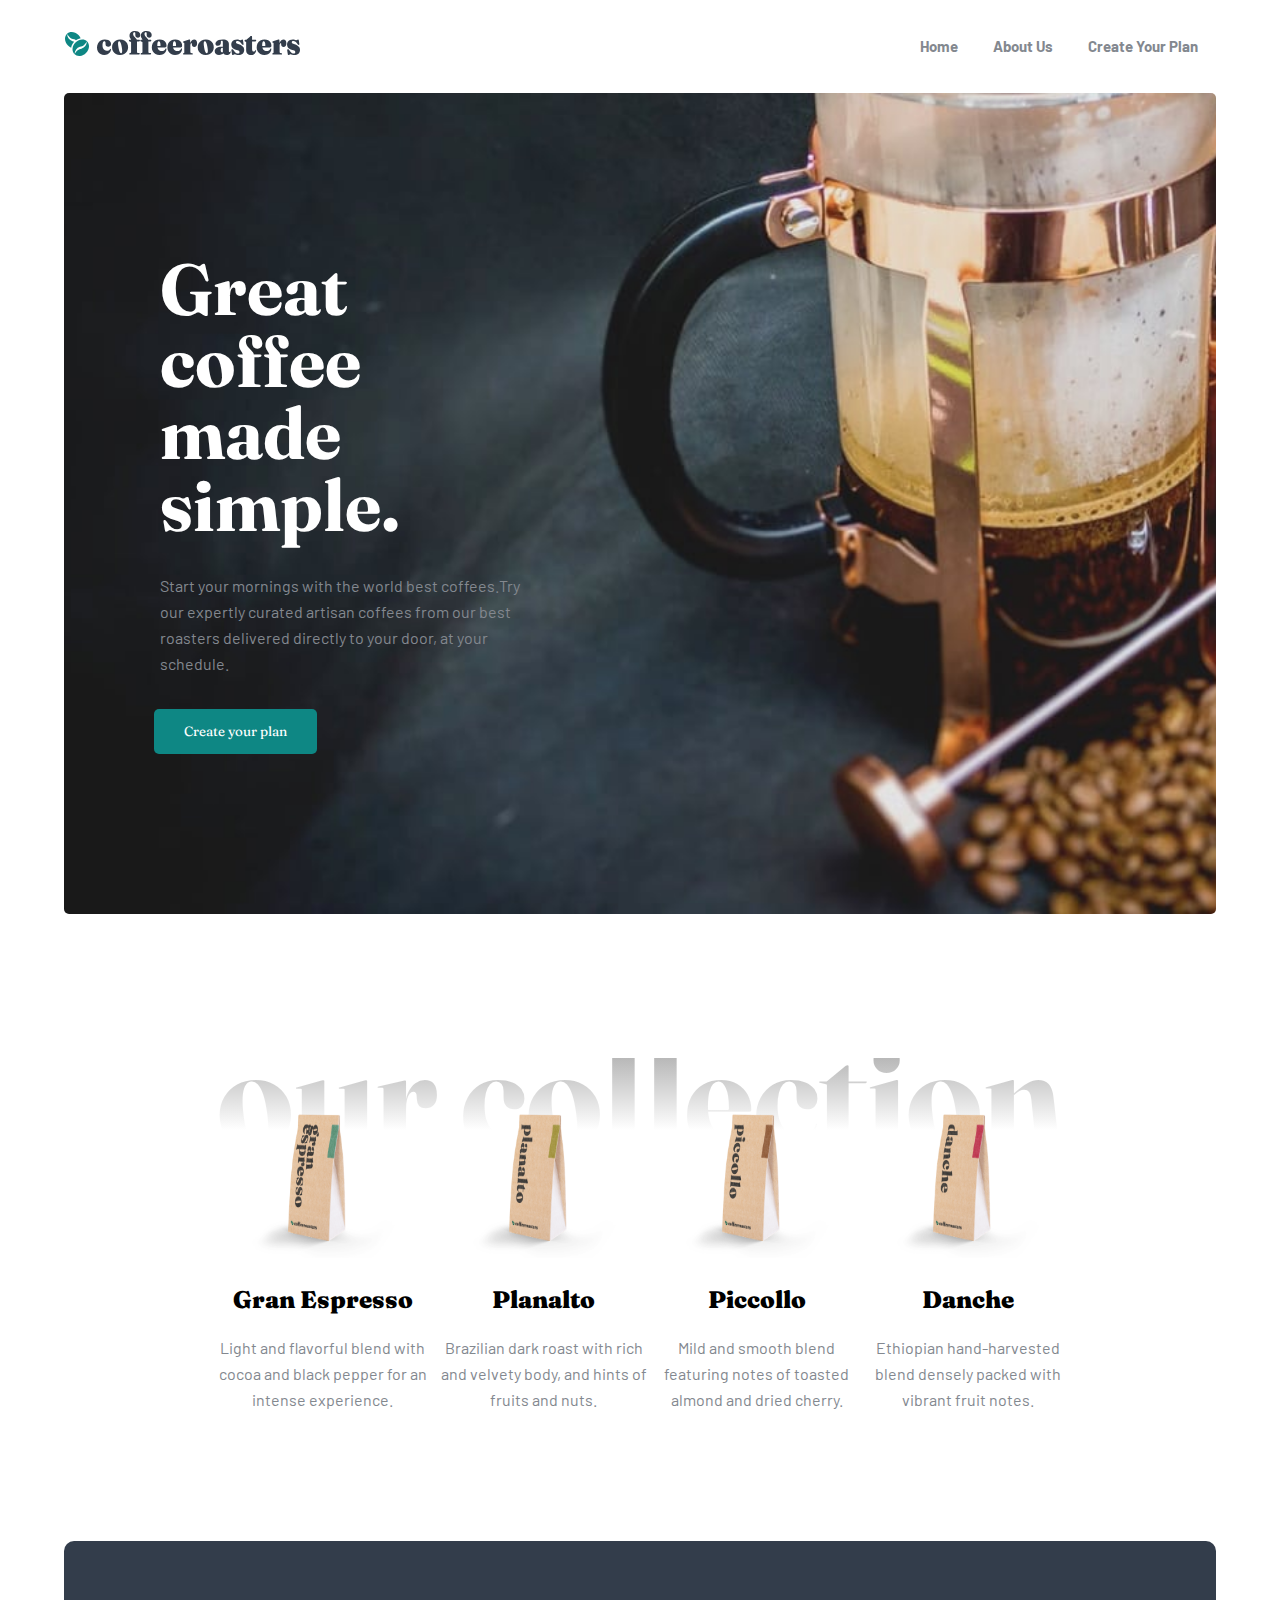
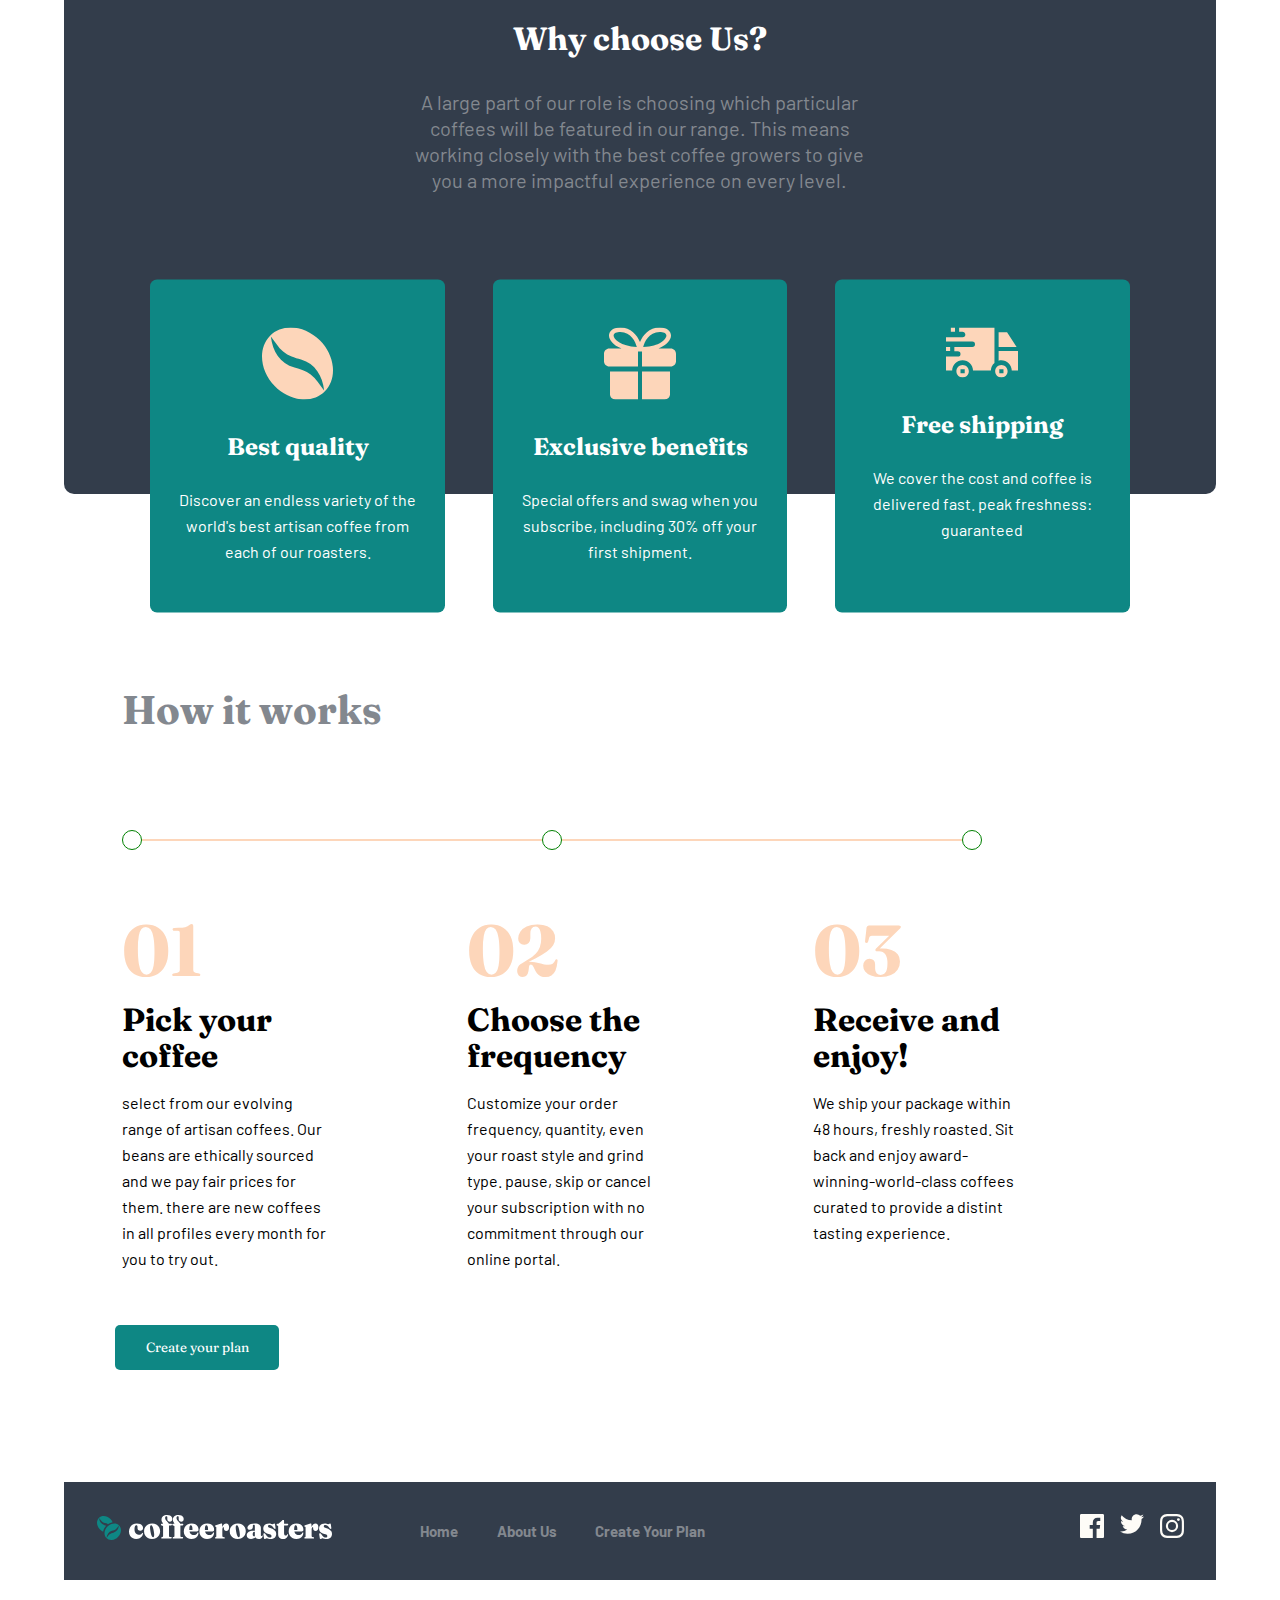
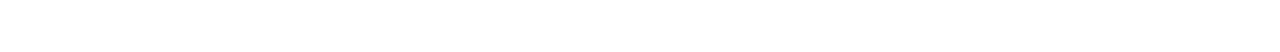
<file: index.html>
<!DOCTYPE html>
<html lang="en">

<head>
    <meta charset="UTF-8">
    <meta http-equiv="X-UA-Compatible" content="IE=edge">
    <meta name="viewport" content="width=device-width, initial-scale=1.0">
    <title>Coffee Roaster Subscription Site</title>
    <link rel="stylesheet" href="./style.css">
    <link rel="stylesheet" href="https://maxcdn.bootstrapcdn.com/font-awesome/4.7.0/css/font-awesome.min.css">
</head>

<body>
    <header id="header">
        <div id="logo">
            <svg width="237" height="27" xmlns="http://www.w3.org/2000/svg"><g fill-rule="nonzero" fill="none"><path d="M40.237 24.95c1.304 0 2.444-.237 3.422-.71.978-.474 1.755-1.124 2.331-1.95.576-.827.907-1.78.994-2.86.011-.199-.019-.345-.09-.438a.374.374 0 00-.268-.157.623.623 0 00-.27.066c-.092.044-.22.143-.382.297-.294.562-.712.962-1.255 1.199-.544.237-1.217.355-2.021.355-.804 0-1.521-.21-2.152-.628-.63-.419-1.127-1.047-1.491-1.884-.364-.838-.546-1.874-.546-3.108 0-.86.079-1.581.236-2.165.158-.584.38-1.022.669-1.314.287-.292.61-.438.97-.438.358 0 .635.138.83.413.196.276.294.683.294 1.223v1.058c0 .893.23 1.595.693 2.108.461.512 1.138.768 2.029.768.87 0 1.556-.25 2.062-.752.505-.501.757-1.193.757-2.074 0-.838-.241-1.595-.725-2.273-.483-.678-1.184-1.215-2.102-1.612-.919-.396-2.046-.595-3.382-.595-1.565 0-2.934.35-4.108 1.05a7.38 7.38 0 00-2.746 2.86C33.33 14.594 33 15.963 33 17.495c0 1.587.315 2.934.945 4.041a6.4 6.4 0 002.584 2.537c1.092.584 2.328.876 3.708.876zm15.728-.033c1.619 0 3.04-.336 4.262-1.008 1.222-.672 2.179-1.584 2.869-2.735.69-1.152 1.034-2.455 1.034-3.91 0-1.531-.33-2.881-.994-4.05a7.107 7.107 0 00-2.77-2.743c-1.185-.661-2.57-.992-4.157-.992-1.597 0-3.01.342-4.237 1.025-1.228.683-2.19 1.606-2.885 2.769-.696 1.162-1.043 2.47-1.043 3.925 0 1.521.331 2.86.994 4.017a7.067 7.067 0 002.779 2.719c1.19.656 2.572.983 4.148.983zm1.239-1.719c-.337.066-.666-.082-.987-.446-.32-.364-.624-.975-.912-1.835-.288-.86-.563-1.989-.823-3.388-.25-1.4-.392-2.551-.424-3.455-.033-.903.032-1.586.195-2.05.163-.462.413-.732.75-.81.337-.065.666.084.986.447.32.364.628.975.921 1.835.294.86.57 1.989.831 3.388.261 1.4.405 2.554.432 3.463.027.91-.043 1.595-.212 2.058-.168.463-.42.727-.757.793zm17.781 1.422c.511 0 .766-.254.766-.76 0-.22-.06-.394-.179-.521-.12-.127-.304-.207-.554-.24l-1.402-.215a.589.589 0 01-.448-.297c-.092-.166-.138-.402-.138-.711V11.579h1.157c.608 0 1.054-.105 1.336-.315.283-.209.424-.479.424-.81 0-.22-.068-.382-.204-.487-.136-.105-.328-.157-.578-.157H72.75l-.015-.087a1.998 1.998 0 00-.264-.64l-.07-.108a8.286 8.286 0 00-.905-1.09 36.96 36.96 0 01-1.075-1.158 6.526 6.526 0 01-.905-1.297 3.138 3.138 0 01-.367-1.488c0-.518.104-.914.31-1.19.207-.275.51-.413.913-.413.315 0 .549.09.7.273.153.181.229.465.229.85v1.472c0 .837.239 1.51.717 2.016.478.507 1.108.76 1.89.76.707 0 1.286-.217 1.736-.652.451-.435.677-1.088.677-1.959 0-.738-.19-1.419-.57-2.041-.38-.623-.954-1.121-1.72-1.496S72.302 1 71.139 1c-1.804 0-3.195.433-4.173 1.298-.977.865-1.466 2.019-1.466 3.462 0 .606.081 1.116.244 1.53.163.412.348.768.554 1.065l.554.802c.123.178.199.363.23.556l.01.097h-1.43a.83.83 0 00-.508.145L65.1 10a.637.637 0 00-.203.488c0 .198.054.366.162.504.11.137.288.267.538.388l.946.314c.206.088.347.185.423.29a.643.643 0 01.115.388v9.554c0 .286-.05.507-.147.66a.73.73 0 01-.408.315l-.7.215a.978.978 0 00-.432.297.77.77 0 00-.139.48c0 .231.068.41.204.537.136.126.312.19.53.19h8.996zm11.377 0c.51 0 .766-.254.766-.76 0-.22-.06-.394-.18-.521-.119-.127-.304-.207-.554-.24l-1.401-.215a.589.589 0 01-.448-.297c-.093-.166-.139-.402-.139-.711V11.579h1.157c.609 0 1.054-.105 1.337-.315.282-.209.423-.479.423-.81 0-.22-.067-.382-.203-.487-.136-.105-.329-.157-.579-.157h-2.414l-.015-.087a1.998 1.998 0 00-.264-.64l-.07-.108a8.286 8.286 0 00-.904-1.09 36.96 36.96 0 01-1.076-1.158 6.526 6.526 0 01-.904-1.297 3.138 3.138 0 01-.367-1.488c0-.518.103-.914.31-1.19.206-.275.51-.413.912-.413.315 0 .55.09.701.273.152.181.228.465.228.85v1.472c0 .837.24 1.51.718 2.016.478.507 1.108.76 1.89.76.706 0 1.285-.217 1.736-.652.45-.435.676-1.088.676-1.959 0-.738-.19-1.419-.57-2.041-.38-.623-.954-1.121-1.72-1.496S83.678 1 82.515 1c-1.803 0-3.194.433-4.172 1.298-.978.865-1.467 2.019-1.467 3.462 0 .606.082 1.116.245 1.53.163.412.347.768.554 1.065l.554.802c.122.178.198.363.229.556l.011.097h-1.43a.83.83 0 00-.509.145l-.053.045a.637.637 0 00-.204.488c0 .198.054.366.163.504.109.137.288.267.538.388l.945.314c.207.088.348.185.424.29a.643.643 0 01.114.388v9.554c0 .286-.049.507-.147.66a.73.73 0 01-.407.315l-.701.215a.978.978 0 00-.432.297.77.77 0 00-.138.48c0 .231.067.41.203.537.136.126.313.19.53.19h8.997zm9.11.33c1.38 0 2.598-.27 3.652-.81 1.054-.54 1.874-1.258 2.46-2.157.588-.898.881-1.887.881-2.966 0-.21-.038-.359-.114-.447a.353.353 0 00-.277-.132.64.64 0 00-.27.074c-.102.05-.22.146-.35.29-.228.705-.676 1.256-1.344 1.653-.668.396-1.437.595-2.306.595-1.359 0-2.445-.466-3.26-1.397-.478-.546-.816-1.273-1.013-2.18l-.016-.076h7.45c.472 0 .841-.125 1.11-.374l.064-.064c.272-.292.407-.692.407-1.199 0-1.168-.274-2.228-.823-3.181-.548-.954-1.333-1.708-2.355-2.265-1.021-.556-2.238-.835-3.65-.835-1.663 0-3.087.33-4.271.992a6.684 6.684 0 00-2.714 2.769c-.624 1.184-.937 2.564-.937 4.14 0 1.499.323 2.818.97 3.959A6.821 6.821 0 0091.463 24c1.152.634 2.489.95 4.01.95zm-2.127-8.878a12.966 12.966 0 01-.024-.791c0-1.036.076-1.851.229-2.446.152-.595.347-1.017.586-1.265.24-.248.506-.372.799-.372.38 0 .736.325 1.068.976.33.65.497 1.73.497 3.24 0 .462-.207.693-.62.693h-2.533l-.002-.035zm17.71 8.878c1.38 0 2.596-.27 3.65-.81 1.054-.54 1.875-1.258 2.461-2.157.587-.898.88-1.887.88-2.966 0-.21-.038-.359-.114-.447a.353.353 0 00-.277-.132.64.64 0 00-.269.074c-.103.05-.22.146-.35.29-.228.705-.676 1.256-1.345 1.653-.668.396-1.437.595-2.306.595-1.358 0-2.445-.466-3.26-1.397-.477-.546-.815-1.273-1.013-2.18l-.016-.076h7.451c.471 0 .841-.125 1.109-.374l.065-.064c.271-.292.407-.692.407-1.199 0-1.168-.274-2.228-.823-3.181-.549-.954-1.334-1.708-2.355-2.265-1.022-.556-2.239-.835-3.651-.835-1.663 0-3.086.33-4.27.992a6.684 6.684 0 00-2.714 2.769c-.625 1.184-.937 2.564-.937 4.14 0 1.499.323 2.818.97 3.959A6.821 6.821 0 00107.044 24c1.152.634 2.488.95 4.01.95zm-2.129-8.878a12.966 12.966 0 01-.023-.791c0-1.036.076-1.851.228-2.446.152-.595.348-1.017.587-1.265s.505-.372.798-.372c.38 0 .737.325 1.068.976.331.65.497 1.73.497 3.24 0 .462-.206.693-.62.693h-2.533l-.002-.035zm19.079 8.548c.26 0 .46-.069.595-.207a.732.732 0 00.204-.537.82.82 0 00-.147-.488c-.098-.137-.26-.223-.489-.256l-1.222-.248a.647.647 0 01-.457-.339c-.098-.181-.146-.427-.146-.735v-5.818c0-.65.038-1.185.114-1.604.076-.418.187-.73.334-.933.146-.204.318-.306.513-.306.196 0 .337.071.424.215.087.143.136.341.147.595l.016.66c.022.75.225 1.329.611 1.736.386.408.98.612 1.785.612.826 0 1.5-.298 2.02-.893.522-.595.783-1.526.783-2.793 0-1.278-.25-2.231-.75-2.86-.5-.628-1.217-.942-2.151-.942-.771 0-1.483.24-2.135.72-.652.479-1.176 1.211-1.573 2.198a6.529 6.529 0 00-.182.515l-.028.094-.124-2.568c-.029-.304-.082-.525-.158-.663l-.03-.048c-.092-.132-.23-.198-.415-.198-.13 0-.288.022-.473.066a4.95 4.95 0 00-.684.231l-4.63 1.34c-.26.098-.445.217-.553.355a.74.74 0 00-.163.47.64.64 0 00.106.38c.07.1.182.194.334.282l.424.05a.618.618 0 01.301.272c.06.116.09.306.09.57v8.397c0 .33-.027.568-.082.71a.552.552 0 01-.293.315l-.375.149c-.141.099-.253.206-.334.322a.743.743 0 00-.122.438c0 .231.068.413.203.545.136.133.324.199.563.199h8.149zm13.626.297c1.619 0 3.04-.336 4.262-1.008 1.222-.672 2.178-1.584 2.868-2.735.69-1.152 1.035-2.455 1.035-3.91 0-1.531-.331-2.881-.994-4.05a7.107 7.107 0 00-2.77-2.743c-1.185-.661-2.57-.992-4.157-.992-1.597 0-3.01.342-4.238 1.025-1.227.683-2.189 1.606-2.884 2.769-.696 1.162-1.043 2.47-1.043 3.925 0 1.521.33 2.86.994 4.017a7.067 7.067 0 002.779 2.719c1.19.656 2.572.983 4.148.983zm1.238-1.719c-.336.066-.665-.082-.986-.446-.32-.364-.624-.975-.912-1.835-.288-.86-.563-1.989-.824-3.388-.25-1.4-.39-2.551-.423-3.455-.033-.903.032-1.586.195-2.05.163-.462.413-.732.75-.81.337-.065.666.084.986.447.32.364.628.975.921 1.835.293.86.57 1.989.831 3.388.261 1.4.405 2.554.432 3.463.027.91-.043 1.595-.212 2.058-.168.463-.42.727-.758.793zm19.852 1.752c.913 0 1.663-.168 2.25-.504.586-.336 1.023-.735 1.311-1.198.288-.463.432-.887.432-1.273a.751.751 0 00-.106-.413.324.324 0 00-.285-.165.32.32 0 00-.147.033.325.325 0 00-.114.099c-.054.198-.138.336-.252.413a.643.643 0 01-.367.116c-.185 0-.323-.064-.416-.19-.092-.127-.138-.295-.138-.504v-7.306c0-1.455-.492-2.581-1.475-3.38-.984-.8-2.524-1.199-4.62-1.199-1.63 0-2.992.204-4.084.612-1.092.408-1.912.928-2.46 1.562-.55.634-.824 1.28-.824 1.942 0 .705.204 1.242.611 1.612.408.369.997.553 1.769.553.945 0 1.69-.256 2.233-.768.543-.513.815-1.177.815-1.992v-1.256c0-.309.095-.548.285-.72.19-.17.426-.255.709-.255.304 0 .546.113.725.338.18.226.27.532.27.918l-.001 4.818-.087-.019a5.455 5.455 0 00-.91-.087l-.176-.001c-2.337 0-4.078.396-5.224 1.19-1.146.793-1.72 1.9-1.72 3.322 0 1.08.394 1.967 1.182 2.661.788.694 1.834 1.041 3.137 1.041.978 0 1.891-.2 2.739-.603.635-.302 1.152-.698 1.55-1.188l.022-.03.024.075c.125.357.354.677.688.96l.103.084c.603.468 1.454.702 2.551.702zm-4.563-2.578c-.435 0-.786-.18-1.052-.537-.266-.358-.4-.907-.4-1.645 0-.771.129-1.355.384-1.752s.595-.595 1.019-.595c.25 0 .467.025.652.074l.08.025v4.242l-.052.03c-.174.09-.353.142-.538.155l-.093.003zM174.212 25c1.934 0 3.417-.446 4.45-1.339 1.032-.892 1.548-2.11 1.548-3.653 0-.936-.174-1.757-.522-2.463-.348-.705-.956-1.33-1.825-1.876-.87-.545-2.092-1.06-3.668-1.545-.586-.187-1.04-.377-1.36-.57-.321-.193-.541-.4-.66-.62-.12-.22-.18-.457-.18-.71 0-.376.136-.679.408-.91.271-.231.673-.347 1.206-.347.739 0 1.437.248 2.094.744.657.496 1.383 1.344 2.176 2.545.206.254.413.438.62.554.206.116.401.151.586.107a.574.574 0 00.424-.454c.054-.237.043-.576-.033-1.017l-.424-3.041c-.043-.32-.125-.545-.244-.678a.607.607 0 00-.473-.198c-.174 0-.39.06-.652.182-.26.121-.519.245-.774.372-.255.126-.448.19-.578.19-.12 0-.297-.066-.53-.199-.234-.132-.562-.264-.986-.396-.424-.133-.973-.199-1.646-.199-1.12 0-2.127.204-3.024.612-.896.408-1.603.989-2.119 1.744-.516.755-.774 1.655-.774 2.702 0 .926.193 1.736.579 2.43.386.694.975 1.29 1.768 1.785.793.496 1.793.898 3 1.207.781.209 1.382.421 1.8.636.418.215.706.45.864.703.158.253.236.534.236.842 0 .408-.136.744-.407 1.009-.272.264-.685.396-1.239.396a3.417 3.417 0 01-1.491-.338c-.473-.226-.96-.615-1.459-1.166-.5-.55-1.06-1.305-1.679-2.264-.184-.254-.394-.43-.627-.53a.84.84 0 00-.71.017c-.227.089-.374.276-.44.562-.064.287-.048.64.05 1.058l.505 3.29c.076.33.185.55.326.66.141.11.293.166.456.166.185 0 .41-.06.677-.182l.798-.363c.267-.122.481-.182.644-.182.163 0 .378.06.644.182a7.51 7.51 0 001.043.363c.43.121.97.182 1.622.182zm12.908-.05c.978 0 1.826-.19 2.543-.57a4.366 4.366 0 001.703-1.587c.418-.677.666-1.462.742-2.355.01-.253-.025-.421-.106-.504a.242.242 0 00-.286-.058c-.13.198-.266.397-.407.595-.141.198-.29.377-.448.537-.158.16-.334.29-.53.389-.195.099-.407.148-.636.148-.532 0-.937-.198-1.214-.595-.277-.396-.415-1.008-.415-1.834v-7.537h2.444c.555 0 .97-.096 1.244-.286l.06-.045c.272-.22.408-.485.408-.793 0-.22-.065-.383-.196-.488-.13-.105-.315-.157-.554-.157h-3.407V6.85c0-.294-.055-.518-.167-.672l-.044-.055c-.142-.154-.337-.231-.587-.231a1.21 1.21 0 00-.652.206 2.83 2.83 0 00-.652.603l-3.015 2.53c-.185.23-.332.385-.44.462a.541.541 0 01-.31.116h-.799a.861.861 0 00-.603.223.738.738 0 00-.244.57c0 .188.027.345.081.471.055.127.174.235.359.323l.766.248c.174.077.283.176.326.297.043.121.065.298.065.53v7.47c0 1.73.416 2.997 1.247 3.802.831.804 2.073 1.206 3.724 1.206zm13.218 0c1.38 0 2.597-.27 3.651-.81 1.054-.54 1.875-1.258 2.462-2.157.586-.898.88-1.887.88-2.966 0-.21-.038-.359-.114-.447a.353.353 0 00-.278-.132.64.64 0 00-.268.074c-.104.05-.22.146-.35.29-.23.705-.677 1.256-1.346 1.653-.668.396-1.437.595-2.306.595-1.358 0-2.445-.466-3.26-1.397-.477-.546-.815-1.273-1.013-2.18l-.016-.076h7.451c.472 0 .841-.125 1.109-.374l.065-.064c.271-.292.407-.692.407-1.199 0-1.168-.274-2.228-.823-3.181-.549-.954-1.334-1.708-2.355-2.265-1.022-.556-2.238-.835-3.651-.835-1.662 0-3.086.33-4.27.992a6.684 6.684 0 00-2.714 2.769c-.625 1.184-.937 2.564-.937 4.14 0 1.499.323 2.818.97 3.959A6.821 6.821 0 00196.329 24c1.152.634 2.488.95 4.01.95zm-2.128-8.878a12.966 12.966 0 01-.023-.791c0-1.036.076-1.851.228-2.446.152-.595.348-1.017.587-1.265.24-.248.505-.372.799-.372.38 0 .736.325 1.067.976.332.65.497 1.73.497 3.24 0 .462-.206.693-.619.693h-2.534l-.002-.035zm19.08 8.548c.26 0 .458-.069.594-.207a.732.732 0 00.204-.537.82.82 0 00-.147-.488c-.098-.137-.26-.223-.489-.256l-1.222-.248a.647.647 0 01-.457-.339c-.097-.181-.146-.427-.146-.735v-5.818c0-.65.038-1.185.114-1.604.076-.418.187-.73.334-.933.147-.204.318-.306.513-.306.196 0 .337.071.424.215.087.143.136.341.147.595l.016.66c.022.75.225 1.329.611 1.736.386.408.98.612 1.785.612.826 0 1.5-.298 2.021-.893.522-.595.782-1.526.782-2.793 0-1.278-.25-2.231-.75-2.86-.5-.628-1.216-.942-2.15-.942-.772 0-1.484.24-2.136.72-.652.479-1.176 1.211-1.573 2.198a6.529 6.529 0 00-.182.515l-.028.095-.124-2.569c-.029-.304-.081-.525-.158-.663l-.03-.048c-.092-.132-.23-.198-.415-.198-.13 0-.288.022-.473.066a4.95 4.95 0 00-.684.231l-4.629 1.34c-.26.098-.446.217-.554.355a.74.74 0 00-.163.47.64.64 0 00.106.38c.07.1.182.194.334.282l.424.05a.618.618 0 01.301.272c.06.116.09.306.09.57v8.397c0 .33-.027.568-.082.71a.552.552 0 01-.293.315l-.375.149c-.141.099-.253.206-.334.322a.743.743 0 00-.122.438c0 .231.068.413.203.545.136.133.324.199.563.199h8.15zm12.712.38c1.934 0 3.417-.446 4.45-1.339 1.032-.892 1.548-2.11 1.548-3.653 0-.936-.174-1.757-.522-2.463-.347-.705-.956-1.33-1.825-1.876-.87-.545-2.092-1.06-3.667-1.545-.587-.187-1.04-.377-1.361-.57-.32-.193-.54-.4-.66-.62-.12-.22-.18-.457-.18-.71 0-.376.136-.679.408-.91.272-.231.674-.347 1.206-.347.739 0 1.437.248 2.094.744.658.496 1.383 1.344 2.176 2.545.207.254.413.438.62.554.206.116.402.151.586.107a.574.574 0 00.424-.454c.054-.237.044-.576-.032-1.017l-.424-3.041c-.044-.32-.125-.545-.245-.678a.607.607 0 00-.472-.198c-.174 0-.392.06-.652.182-.261.121-.52.245-.774.372-.256.126-.449.19-.58.19-.119 0-.295-.066-.529-.199-.233-.132-.562-.264-.986-.396-.424-.133-.972-.199-1.646-.199-1.12 0-2.127.204-3.023.612-.897.408-1.603.989-2.12 1.744-.515.755-.773 1.655-.773 2.702 0 .926.192 1.736.578 2.43.386.694.975 1.29 1.769 1.785.793.496 1.792.898 2.999 1.207.782.209 1.382.421 1.8.636.419.215.707.45.864.703.158.253.237.534.237.842 0 .408-.136.744-.408 1.009-.271.264-.684.396-1.238.396a3.417 3.417 0 01-1.492-.338c-.472-.226-.959-.615-1.459-1.166-.5-.55-1.059-1.305-1.678-2.264-.185-.254-.394-.43-.628-.53a.84.84 0 00-.709.017c-.228.089-.375.276-.44.562-.065.287-.049.64.049 1.058l.505 3.29c.076.33.185.55.326.66.142.11.294.166.457.166.184 0 .41-.06.676-.182l.799-.363c.266-.122.48-.182.643-.182.163 0 .378.06.644.182a7.51 7.51 0 001.043.363c.43.121.97.182 1.622.182z" fill="#333D4B"/><path d="M23.123 11.378c2.89 2.89 2.387 8.1-1.126 11.613-1.688 1.687-3.813 2.74-5.987 2.965-.29.029-.576.044-.856.044-1.87 0-3.539-.656-4.769-1.886-1.416-1.414-2.07-3.412-1.839-5.625.224-2.173 1.277-4.299 2.964-5.986 3.515-3.512 8.724-4.019 11.613-1.125zm-.18.18c-.961 1.16-1.67 2.482-2.851 3.453-1.257 1.033-2.64 1.41-4.161 1.85-3.338.97-4.988 3.791-5.369 7.075 1.043-1.253 1.808-2.657 3.125-3.663 1.152-.88 2.398-1.227 3.754-1.598 3.411-.936 5.105-3.781 5.502-7.117zM14.49 5.003a10.573 10.573 0 012.165 3.151c-1.68.29-3.308.992-4.75 2.046a7.17 7.17 0 00-1.837-.84c-1.519-.44-2.903-.816-4.16-1.85-1.18-.971-1.889-2.296-2.852-3.454.396 3.336 2.091 6.182 5.502 7.118.576.157 1.128.32 1.666.511-1.626 1.713-2.696 3.8-3.07 5.97A10.607 10.607 0 014 15.491C.492 11.978-.014 6.768 2.877 3.878 5.766.986 10.975 1.49 14.489 5.003z" fill="#0E8784"/></g></svg>
        </div>
        <nav class="top-nav">
            <i class="fa fa-bars"></i>
            <ul>
                <li><a href="./index.html">Home</a></li>
                <li><a href="./about.html">About Us</a></li>
                <li><a href="./subscribe.html">Create Your Plan</a></li>
            </ul>
        </nav>
    </header>
    <div class="hero">
        <div class="your-plan">
            <h1>Great coffee made simple.</h1>
            <p>Start your mornings with the world best coffees.Try our expertly curated artisan coffees from our best
                roasters delivered directly to your door, at your schedule.</p>
            <a href="./subscribe.html">
                <button id="top-button" class="create-button" type="submit">Create your plan</button> 
            </a>
        </div>
    </div>

    <div class="collection">
                <h1>
                    our collection
                </h1>
        
        <div class="img-container">
            <div class="espresso coffee-type">
                <img src="./assets/home/desktop/image-gran-espresso.png" alt="espresso">
                <div>
                    <h4>Gran Espresso</h4>
                <p>Light and flavorful blend with cocoa and black pepper for an intense experience.</p>
                </div>
            </div>
            <div class="planalto coffee-type">
                <img src="./assets/home/desktop/image-planalto.png" alt="planalto">
                <div>
                    <h4>Planalto</h4>
                <p>Brazilian dark roast with rich and velvety body, and hints of fruits and nuts.</p>
                </div>
            </div>
            <div class="piccollo coffee-type">
                <img src="./assets/home/desktop/image-piccollo.png" alt="piccollo">
                <div>
                    <h4>Piccollo</h4>
                <p>Mild and smooth blend featuring notes of toasted almond and dried cherry.</p>
                </div>
            </div>
            <div class="danche coffee-type">
                <img src="./assets/home/desktop/image-danche.png" alt="danche">
                <div>
                    <h4>Danche</h4>
                <p>Ethiopian hand-harvested blend densely packed with vibrant fruit notes.</p>
                </div>
            </div>
        </div>
    </div>

    <div class="our-offers">
        <div class="why-us">
            <h3>Why choose Us?</h3>
            <p>A large part of our role is choosing which particular coffees will be featured in our range. This means
                working closely with the best coffee growers to give you a more impactful experience on every level.</p>
        </div>
        <div class="container">
            <div class="quality offers">
                <svg width="73" height="72" xmlns="http://www.w3.org/2000/svg">
                    <path
                        d="M71.806 39.226c-.968-9.481-5.498-18.76-12.758-26.122C43.93-2.22 21.512-4.428 9.078 8.194-3.365 20.812-1.19 43.537 13.924 58.864c7.26 7.362 16.41 11.957 25.76 12.938 1.246.13 2.475.198 3.687.198 8.04 0 15.229-2.858 20.523-8.226 6.088-6.17 8.901-14.89 7.912-24.548zm-22.125 7.78c-4.953-3.833-10.322-5.35-16.153-6.97C18.85 35.955 11.558 23.535 9.855 8.977c4.135 5.058 7.188 10.836 12.265 15.07 5.409 4.51 11.364 6.152 17.905 8.074 14.36 4.225 21.464 16.538 23.097 30.87-4.482-5.463-7.77-11.592-13.441-15.984z"
                        fill="#FDD6BA" fill-rule="nonzero" />
                </svg>
                <div>
                    <h4>Best quality</h4>
                <p>Discover an endless variety of the world's best artisan coffee from each of our roasters.</p>
                </div>
            </div>
            <div class="benefits offers">
                <svg width="72" height="72" xmlns="http://www.w3.org/2000/svg">
                    <path
                        d="M34 44v28H11.297C8.391 72 6 69.672 6 66.842V44h28zm32 0v22.842C66 69.672 63.609 72 60.703 72H38V44h28zM55.73 0C64.05.003 67 4.347 67 8.067c0 4.26-3.952 9.643-12.424 12.934L66.711 21C69.612 21 72 23.37 72 26.25v7.5c0 2.88-2.388 5.25-5.289 5.25H38l.001-15.02a70.21 70.21 0 01-1.7.02c-.1 0-.201-.006-.3-.02-.1.013-.2.02-.303.02-.574 0-1.14-.007-1.698-.02V39H5.289C2.388 39 0 36.63 0 33.75v-7.5C0 23.37 2.388 21 5.289 21h12.135C8.952 17.71 5 12.327 5 8.066 5 4.345 7.953 0 16.272 0 27.008 0 33.088 7.615 36 14.592 38.911 7.615 44.992 0 55.73 0zM16.273 4.451c-3.223 0-6.667.95-6.667 3.614 0 3.79 6.855 10.695 23.217 11.422-1.381-4.932-5.556-15.036-16.55-15.036zm39.459.002c-10.997 0-15.172 10.103-16.556 15.031 8.675-.391 14.146-2.513 17.295-4.32 4.369-2.507 5.925-5.31 5.925-7.1 0-2.664-3.441-3.61-6.664-3.61z"
                        fill="#FDD6BA" fill-rule="nonzero" />
                </svg>
                <div>
                    <h4>Exclusive benefits</h4>
                <p>Special offers and swag when you subscribe, including 30% off your first shipment.</p>
                </div>
            </div>
            <div class="shipping offers">
                <svg width="72" height="50" xmlns="http://www.w3.org/2000/svg">
                    <path
                        d="M55.385 37.5c3.435 0 6.23 2.804 6.23 6.25S58.82 50 55.385 50c-3.436 0-6.231-2.804-6.231-6.25s2.795-6.25 6.23-6.25zm-38.77 0c3.436 0 6.231 2.804 6.231 6.25S20.051 50 16.616 50c-3.436 0-6.231-2.804-6.231-6.25s2.795-6.25 6.23-6.25zm40.87 4.143h-4.2v4.214h4.2v-4.214zm-38.77 0h-4.2v4.214h4.2v-4.214zM48.463 0v35.397a10.497 10.497 0 00-3.652 7.659H27.05c-.165-5.647-4.787-10.19-10.448-10.19-5.662 0-10.283 4.543-10.449 10.19H0V29.12h11.77a2.736 2.736 0 002.726-2.739 2.736 2.736 0 00-2.727-2.738H8.345v-4.23h17.92a2.736 2.736 0 002.728-2.738 2.736 2.736 0 00-2.727-2.74H0V9.708h16.602a2.736 2.736 0 002.726-2.739c0-1.459-1.352-2.739-2.894-2.739h-3.307V0h35.335zM72 23.611v19.445h-6.216c-.167-5.656-4.836-10.207-10.556-10.207-.901 0-1.777.114-2.613.326v-9.564H72zM4.154 19.444v4.167H0v-4.167h4.154zM61.062 4.861l9.553 14.583h-18V4.861h8.447zM9 0v4.167H4.846V0H9z"
                        fill="#FDD6BA" fill-rule="nonzero" />
                </svg>
                <div>
                    <h4>Free shipping</h4>
                <p>We cover the cost and coffee is delivered fast. peak freshness: guaranteed</p>
                </div>
            </div>
        </div>
    </div>

    <div class="how-it-works">
        <h2>How it works</h2>
        <div class="step-line home-line">
            <div class="circle"></div>
        <div class="line"></div>
        <div class="circle"></div>
        <div class="line"></div>
        <div class="circle"></div>
        </div>
        <div class="num-container">
        <div class="select-coffee how-to">
            <h1 class="numbers">01</h1>
            <h3>Pick your coffee</h3>
            <p>select from our evolving range of artisan coffees. Our beans are ethically sourced and we pay fair prices
                for them. there are new coffees in all profiles every month for you to try out.</p>
        </div>
        <div class="frequency how-to">
            <h1 class="numbers">02</h1>
            <h3>Choose the frequency</h3>
            <p>Customize your order frequency, quantity, even your roast style and grind type. pause, skip or cancel
                your subscription with no commitment through our online portal.</p>
        </div>
        <div class="coffee-ready how-to">
            <h1 class="numbers">03</h1>
            <h3>Receive and enjoy!</h3>
            <p>We ship your package within 48 hours, freshly roasted. Sit back and enjoy award-winning-world-class
                coffees curated to provide a distint tasting experience.</p>
        </div>
    </div>
    <a href="./subscribe.html">
        <button id="down-button" class="create-button" type="submit">Create your plan</button>
    </a> 
    </div>

    <footer id="footer">
        <div id="logo">
            <svg width="237" height="27" xmlns="http://www.w3.org/2000/svg"><g fill-rule="nonzero" fill="none"><path d="M40.237 24.95c1.304 0 2.444-.237 3.422-.71.978-.474 1.755-1.124 2.331-1.95.576-.827.907-1.78.994-2.86.011-.199-.019-.345-.09-.438a.374.374 0 00-.268-.157.623.623 0 00-.27.066c-.092.044-.22.143-.382.297-.294.562-.712.962-1.255 1.199-.544.237-1.217.355-2.021.355-.804 0-1.521-.21-2.152-.628-.63-.419-1.127-1.047-1.491-1.884-.364-.838-.546-1.874-.546-3.108 0-.86.079-1.581.236-2.165.158-.584.38-1.022.669-1.314.287-.292.61-.438.97-.438.358 0 .635.138.83.413.196.276.294.683.294 1.223v1.058c0 .893.23 1.595.693 2.108.461.512 1.138.768 2.029.768.87 0 1.556-.25 2.062-.752.505-.501.757-1.193.757-2.074 0-.838-.241-1.595-.725-2.273-.483-.678-1.184-1.215-2.102-1.612-.919-.396-2.046-.595-3.382-.595-1.565 0-2.934.35-4.108 1.05a7.38 7.38 0 00-2.746 2.86C33.33 14.594 33 15.963 33 17.495c0 1.587.315 2.934.945 4.041a6.4 6.4 0 002.584 2.537c1.092.584 2.328.876 3.708.876zm15.728-.033c1.619 0 3.04-.336 4.262-1.008 1.222-.672 2.179-1.584 2.869-2.735.69-1.152 1.034-2.455 1.034-3.91 0-1.531-.33-2.881-.994-4.05a7.107 7.107 0 00-2.77-2.743c-1.185-.661-2.57-.992-4.157-.992-1.597 0-3.01.342-4.237 1.025-1.228.683-2.19 1.606-2.885 2.769-.696 1.162-1.043 2.47-1.043 3.925 0 1.521.331 2.86.994 4.017a7.067 7.067 0 002.779 2.719c1.19.656 2.572.983 4.148.983zm1.239-1.719c-.337.066-.666-.082-.987-.446-.32-.364-.624-.975-.912-1.835-.288-.86-.563-1.989-.823-3.388-.25-1.4-.392-2.551-.424-3.455-.033-.903.032-1.586.195-2.05.163-.462.413-.732.75-.81.337-.065.666.084.986.447.32.364.628.975.921 1.835.294.86.57 1.989.831 3.388.261 1.4.405 2.554.432 3.463.027.91-.043 1.595-.212 2.058-.168.463-.42.727-.757.793zm17.781 1.422c.511 0 .766-.254.766-.76 0-.22-.06-.394-.179-.521-.12-.127-.304-.207-.554-.24l-1.402-.215a.589.589 0 01-.448-.297c-.092-.166-.138-.402-.138-.711V11.579h1.157c.608 0 1.054-.105 1.336-.315.283-.209.424-.479.424-.81 0-.22-.068-.382-.204-.487-.136-.105-.328-.157-.578-.157H72.75l-.015-.087a1.998 1.998 0 00-.264-.64l-.07-.108a8.286 8.286 0 00-.905-1.09 36.96 36.96 0 01-1.075-1.158 6.526 6.526 0 01-.905-1.297 3.138 3.138 0 01-.367-1.488c0-.518.104-.914.31-1.19.207-.275.51-.413.913-.413.315 0 .549.09.7.273.153.181.229.465.229.85v1.472c0 .837.239 1.51.717 2.016.478.507 1.108.76 1.89.76.707 0 1.286-.217 1.736-.652.451-.435.677-1.088.677-1.959 0-.738-.19-1.419-.57-2.041-.38-.623-.954-1.121-1.72-1.496S72.302 1 71.139 1c-1.804 0-3.195.433-4.173 1.298-.977.865-1.466 2.019-1.466 3.462 0 .606.081 1.116.244 1.53.163.412.348.768.554 1.065l.554.802c.123.178.199.363.23.556l.01.097h-1.43a.83.83 0 00-.508.145L65.1 10a.637.637 0 00-.203.488c0 .198.054.366.162.504.11.137.288.267.538.388l.946.314c.206.088.347.185.423.29a.643.643 0 01.115.388v9.554c0 .286-.05.507-.147.66a.73.73 0 01-.408.315l-.7.215a.978.978 0 00-.432.297.77.77 0 00-.139.48c0 .231.068.41.204.537.136.126.312.19.53.19h8.996zm11.377 0c.51 0 .766-.254.766-.76 0-.22-.06-.394-.18-.521-.119-.127-.304-.207-.554-.24l-1.401-.215a.589.589 0 01-.448-.297c-.093-.166-.139-.402-.139-.711V11.579h1.157c.609 0 1.054-.105 1.337-.315.282-.209.423-.479.423-.81 0-.22-.067-.382-.203-.487-.136-.105-.329-.157-.579-.157h-2.414l-.015-.087a1.998 1.998 0 00-.264-.64l-.07-.108a8.286 8.286 0 00-.904-1.09 36.96 36.96 0 01-1.076-1.158 6.526 6.526 0 01-.904-1.297 3.138 3.138 0 01-.367-1.488c0-.518.103-.914.31-1.19.206-.275.51-.413.912-.413.315 0 .55.09.701.273.152.181.228.465.228.85v1.472c0 .837.24 1.51.718 2.016.478.507 1.108.76 1.89.76.706 0 1.285-.217 1.736-.652.45-.435.676-1.088.676-1.959 0-.738-.19-1.419-.57-2.041-.38-.623-.954-1.121-1.72-1.496S83.678 1 82.515 1c-1.803 0-3.194.433-4.172 1.298-.978.865-1.467 2.019-1.467 3.462 0 .606.082 1.116.245 1.53.163.412.347.768.554 1.065l.554.802c.122.178.198.363.229.556l.011.097h-1.43a.83.83 0 00-.509.145l-.053.045a.637.637 0 00-.204.488c0 .198.054.366.163.504.109.137.288.267.538.388l.945.314c.207.088.348.185.424.29a.643.643 0 01.114.388v9.554c0 .286-.049.507-.147.66a.73.73 0 01-.407.315l-.701.215a.978.978 0 00-.432.297.77.77 0 00-.138.48c0 .231.067.41.203.537.136.126.313.19.53.19h8.997zm9.11.33c1.38 0 2.598-.27 3.652-.81 1.054-.54 1.874-1.258 2.46-2.157.588-.898.881-1.887.881-2.966 0-.21-.038-.359-.114-.447a.353.353 0 00-.277-.132.64.64 0 00-.27.074c-.102.05-.22.146-.35.29-.228.705-.676 1.256-1.344 1.653-.668.396-1.437.595-2.306.595-1.359 0-2.445-.466-3.26-1.397-.478-.546-.816-1.273-1.013-2.18l-.016-.076h7.45c.472 0 .841-.125 1.11-.374l.064-.064c.272-.292.407-.692.407-1.199 0-1.168-.274-2.228-.823-3.181-.548-.954-1.333-1.708-2.355-2.265-1.021-.556-2.238-.835-3.65-.835-1.663 0-3.087.33-4.271.992a6.684 6.684 0 00-2.714 2.769c-.624 1.184-.937 2.564-.937 4.14 0 1.499.323 2.818.97 3.959A6.821 6.821 0 0091.463 24c1.152.634 2.489.95 4.01.95zm-2.127-8.878a12.966 12.966 0 01-.024-.791c0-1.036.076-1.851.229-2.446.152-.595.347-1.017.586-1.265.24-.248.506-.372.799-.372.38 0 .736.325 1.068.976.33.65.497 1.73.497 3.24 0 .462-.207.693-.62.693h-2.533l-.002-.035zm17.71 8.878c1.38 0 2.596-.27 3.65-.81 1.054-.54 1.875-1.258 2.461-2.157.587-.898.88-1.887.88-2.966 0-.21-.038-.359-.114-.447a.353.353 0 00-.277-.132.64.64 0 00-.269.074c-.103.05-.22.146-.35.29-.228.705-.676 1.256-1.345 1.653-.668.396-1.437.595-2.306.595-1.358 0-2.445-.466-3.26-1.397-.477-.546-.815-1.273-1.013-2.18l-.016-.076h7.451c.471 0 .841-.125 1.109-.374l.065-.064c.271-.292.407-.692.407-1.199 0-1.168-.274-2.228-.823-3.181-.549-.954-1.334-1.708-2.355-2.265-1.022-.556-2.239-.835-3.651-.835-1.663 0-3.086.33-4.27.992a6.684 6.684 0 00-2.714 2.769c-.625 1.184-.937 2.564-.937 4.14 0 1.499.323 2.818.97 3.959A6.821 6.821 0 00107.044 24c1.152.634 2.488.95 4.01.95zm-2.129-8.878a12.966 12.966 0 01-.023-.791c0-1.036.076-1.851.228-2.446.152-.595.348-1.017.587-1.265s.505-.372.798-.372c.38 0 .737.325 1.068.976.331.65.497 1.73.497 3.24 0 .462-.206.693-.62.693h-2.533l-.002-.035zm19.079 8.548c.26 0 .46-.069.595-.207a.732.732 0 00.204-.537.82.82 0 00-.147-.488c-.098-.137-.26-.223-.489-.256l-1.222-.248a.647.647 0 01-.457-.339c-.098-.181-.146-.427-.146-.735v-5.818c0-.65.038-1.185.114-1.604.076-.418.187-.73.334-.933.146-.204.318-.306.513-.306.196 0 .337.071.424.215.087.143.136.341.147.595l.016.66c.022.75.225 1.329.611 1.736.386.408.98.612 1.785.612.826 0 1.5-.298 2.02-.893.522-.595.783-1.526.783-2.793 0-1.278-.25-2.231-.75-2.86-.5-.628-1.217-.942-2.151-.942-.771 0-1.483.24-2.135.72-.652.479-1.176 1.211-1.573 2.198a6.529 6.529 0 00-.182.515l-.028.094-.124-2.568c-.029-.304-.082-.525-.158-.663l-.03-.048c-.092-.132-.23-.198-.415-.198-.13 0-.288.022-.473.066a4.95 4.95 0 00-.684.231l-4.63 1.34c-.26.098-.445.217-.553.355a.74.74 0 00-.163.47.64.64 0 00.106.38c.07.1.182.194.334.282l.424.05a.618.618 0 01.301.272c.06.116.09.306.09.57v8.397c0 .33-.027.568-.082.71a.552.552 0 01-.293.315l-.375.149c-.141.099-.253.206-.334.322a.743.743 0 00-.122.438c0 .231.068.413.203.545.136.133.324.199.563.199h8.149zm13.626.297c1.619 0 3.04-.336 4.262-1.008 1.222-.672 2.178-1.584 2.868-2.735.69-1.152 1.035-2.455 1.035-3.91 0-1.531-.331-2.881-.994-4.05a7.107 7.107 0 00-2.77-2.743c-1.185-.661-2.57-.992-4.157-.992-1.597 0-3.01.342-4.238 1.025-1.227.683-2.189 1.606-2.884 2.769-.696 1.162-1.043 2.47-1.043 3.925 0 1.521.33 2.86.994 4.017a7.067 7.067 0 002.779 2.719c1.19.656 2.572.983 4.148.983zm1.238-1.719c-.336.066-.665-.082-.986-.446-.32-.364-.624-.975-.912-1.835-.288-.86-.563-1.989-.824-3.388-.25-1.4-.39-2.551-.423-3.455-.033-.903.032-1.586.195-2.05.163-.462.413-.732.75-.81.337-.065.666.084.986.447.32.364.628.975.921 1.835.293.86.57 1.989.831 3.388.261 1.4.405 2.554.432 3.463.027.91-.043 1.595-.212 2.058-.168.463-.42.727-.758.793zm19.852 1.752c.913 0 1.663-.168 2.25-.504.586-.336 1.023-.735 1.311-1.198.288-.463.432-.887.432-1.273a.751.751 0 00-.106-.413.324.324 0 00-.285-.165.32.32 0 00-.147.033.325.325 0 00-.114.099c-.054.198-.138.336-.252.413a.643.643 0 01-.367.116c-.185 0-.323-.064-.416-.19-.092-.127-.138-.295-.138-.504v-7.306c0-1.455-.492-2.581-1.475-3.38-.984-.8-2.524-1.199-4.62-1.199-1.63 0-2.992.204-4.084.612-1.092.408-1.912.928-2.46 1.562-.55.634-.824 1.28-.824 1.942 0 .705.204 1.242.611 1.612.408.369.997.553 1.769.553.945 0 1.69-.256 2.233-.768.543-.513.815-1.177.815-1.992v-1.256c0-.309.095-.548.285-.72.19-.17.426-.255.709-.255.304 0 .546.113.725.338.18.226.27.532.27.918l-.001 4.818-.087-.019a5.455 5.455 0 00-.91-.087l-.176-.001c-2.337 0-4.078.396-5.224 1.19-1.146.793-1.72 1.9-1.72 3.322 0 1.08.394 1.967 1.182 2.661.788.694 1.834 1.041 3.137 1.041.978 0 1.891-.2 2.739-.603.635-.302 1.152-.698 1.55-1.188l.022-.03.024.075c.125.357.354.677.688.96l.103.084c.603.468 1.454.702 2.551.702zm-4.563-2.578c-.435 0-.786-.18-1.052-.537-.266-.358-.4-.907-.4-1.645 0-.771.129-1.355.384-1.752s.595-.595 1.019-.595c.25 0 .467.025.652.074l.08.025v4.242l-.052.03c-.174.09-.353.142-.538.155l-.093.003zM174.212 25c1.934 0 3.417-.446 4.45-1.339 1.032-.892 1.548-2.11 1.548-3.653 0-.936-.174-1.757-.522-2.463-.348-.705-.956-1.33-1.825-1.876-.87-.545-2.092-1.06-3.668-1.545-.586-.187-1.04-.377-1.36-.57-.321-.193-.541-.4-.66-.62-.12-.22-.18-.457-.18-.71 0-.376.136-.679.408-.91.271-.231.673-.347 1.206-.347.739 0 1.437.248 2.094.744.657.496 1.383 1.344 2.176 2.545.206.254.413.438.62.554.206.116.401.151.586.107a.574.574 0 00.424-.454c.054-.237.043-.576-.033-1.017l-.424-3.041c-.043-.32-.125-.545-.244-.678a.607.607 0 00-.473-.198c-.174 0-.39.06-.652.182-.26.121-.519.245-.774.372-.255.126-.448.19-.578.19-.12 0-.297-.066-.53-.199-.234-.132-.562-.264-.986-.396-.424-.133-.973-.199-1.646-.199-1.12 0-2.127.204-3.024.612-.896.408-1.603.989-2.119 1.744-.516.755-.774 1.655-.774 2.702 0 .926.193 1.736.579 2.43.386.694.975 1.29 1.768 1.785.793.496 1.793.898 3 1.207.781.209 1.382.421 1.8.636.418.215.706.45.864.703.158.253.236.534.236.842 0 .408-.136.744-.407 1.009-.272.264-.685.396-1.239.396a3.417 3.417 0 01-1.491-.338c-.473-.226-.96-.615-1.459-1.166-.5-.55-1.06-1.305-1.679-2.264-.184-.254-.394-.43-.627-.53a.84.84 0 00-.71.017c-.227.089-.374.276-.44.562-.064.287-.048.64.05 1.058l.505 3.29c.076.33.185.55.326.66.141.11.293.166.456.166.185 0 .41-.06.677-.182l.798-.363c.267-.122.481-.182.644-.182.163 0 .378.06.644.182a7.51 7.51 0 001.043.363c.43.121.97.182 1.622.182zm12.908-.05c.978 0 1.826-.19 2.543-.57a4.366 4.366 0 001.703-1.587c.418-.677.666-1.462.742-2.355.01-.253-.025-.421-.106-.504a.242.242 0 00-.286-.058c-.13.198-.266.397-.407.595-.141.198-.29.377-.448.537-.158.16-.334.29-.53.389-.195.099-.407.148-.636.148-.532 0-.937-.198-1.214-.595-.277-.396-.415-1.008-.415-1.834v-7.537h2.444c.555 0 .97-.096 1.244-.286l.06-.045c.272-.22.408-.485.408-.793 0-.22-.065-.383-.196-.488-.13-.105-.315-.157-.554-.157h-3.407V6.85c0-.294-.055-.518-.167-.672l-.044-.055c-.142-.154-.337-.231-.587-.231a1.21 1.21 0 00-.652.206 2.83 2.83 0 00-.652.603l-3.015 2.53c-.185.23-.332.385-.44.462a.541.541 0 01-.31.116h-.799a.861.861 0 00-.603.223.738.738 0 00-.244.57c0 .188.027.345.081.471.055.127.174.235.359.323l.766.248c.174.077.283.176.326.297.043.121.065.298.065.53v7.47c0 1.73.416 2.997 1.247 3.802.831.804 2.073 1.206 3.724 1.206zm13.218 0c1.38 0 2.597-.27 3.651-.81 1.054-.54 1.875-1.258 2.462-2.157.586-.898.88-1.887.88-2.966 0-.21-.038-.359-.114-.447a.353.353 0 00-.278-.132.64.64 0 00-.268.074c-.104.05-.22.146-.35.29-.23.705-.677 1.256-1.346 1.653-.668.396-1.437.595-2.306.595-1.358 0-2.445-.466-3.26-1.397-.477-.546-.815-1.273-1.013-2.18l-.016-.076h7.451c.472 0 .841-.125 1.109-.374l.065-.064c.271-.292.407-.692.407-1.199 0-1.168-.274-2.228-.823-3.181-.549-.954-1.334-1.708-2.355-2.265-1.022-.556-2.238-.835-3.651-.835-1.662 0-3.086.33-4.27.992a6.684 6.684 0 00-2.714 2.769c-.625 1.184-.937 2.564-.937 4.14 0 1.499.323 2.818.97 3.959A6.821 6.821 0 00196.329 24c1.152.634 2.488.95 4.01.95zm-2.128-8.878a12.966 12.966 0 01-.023-.791c0-1.036.076-1.851.228-2.446.152-.595.348-1.017.587-1.265.24-.248.505-.372.799-.372.38 0 .736.325 1.067.976.332.65.497 1.73.497 3.24 0 .462-.206.693-.619.693h-2.534l-.002-.035zm19.08 8.548c.26 0 .458-.069.594-.207a.732.732 0 00.204-.537.82.82 0 00-.147-.488c-.098-.137-.26-.223-.489-.256l-1.222-.248a.647.647 0 01-.457-.339c-.097-.181-.146-.427-.146-.735v-5.818c0-.65.038-1.185.114-1.604.076-.418.187-.73.334-.933.147-.204.318-.306.513-.306.196 0 .337.071.424.215.087.143.136.341.147.595l.016.66c.022.75.225 1.329.611 1.736.386.408.98.612 1.785.612.826 0 1.5-.298 2.021-.893.522-.595.782-1.526.782-2.793 0-1.278-.25-2.231-.75-2.86-.5-.628-1.216-.942-2.15-.942-.772 0-1.484.24-2.136.72-.652.479-1.176 1.211-1.573 2.198a6.529 6.529 0 00-.182.515l-.028.095-.124-2.569c-.029-.304-.081-.525-.158-.663l-.03-.048c-.092-.132-.23-.198-.415-.198-.13 0-.288.022-.473.066a4.95 4.95 0 00-.684.231l-4.629 1.34c-.26.098-.446.217-.554.355a.74.74 0 00-.163.47.64.64 0 00.106.38c.07.1.182.194.334.282l.424.05a.618.618 0 01.301.272c.06.116.09.306.09.57v8.397c0 .33-.027.568-.082.71a.552.552 0 01-.293.315l-.375.149c-.141.099-.253.206-.334.322a.743.743 0 00-.122.438c0 .231.068.413.203.545.136.133.324.199.563.199h8.15zm12.712.38c1.934 0 3.417-.446 4.45-1.339 1.032-.892 1.548-2.11 1.548-3.653 0-.936-.174-1.757-.522-2.463-.347-.705-.956-1.33-1.825-1.876-.87-.545-2.092-1.06-3.667-1.545-.587-.187-1.04-.377-1.361-.57-.32-.193-.54-.4-.66-.62-.12-.22-.18-.457-.18-.71 0-.376.136-.679.408-.91.272-.231.674-.347 1.206-.347.739 0 1.437.248 2.094.744.658.496 1.383 1.344 2.176 2.545.207.254.413.438.62.554.206.116.402.151.586.107a.574.574 0 00.424-.454c.054-.237.044-.576-.032-1.017l-.424-3.041c-.044-.32-.125-.545-.245-.678a.607.607 0 00-.472-.198c-.174 0-.392.06-.652.182-.261.121-.52.245-.774.372-.256.126-.449.19-.58.19-.119 0-.295-.066-.529-.199-.233-.132-.562-.264-.986-.396-.424-.133-.972-.199-1.646-.199-1.12 0-2.127.204-3.023.612-.897.408-1.603.989-2.12 1.744-.515.755-.773 1.655-.773 2.702 0 .926.192 1.736.578 2.43.386.694.975 1.29 1.769 1.785.793.496 1.792.898 2.999 1.207.782.209 1.382.421 1.8.636.419.215.707.45.864.703.158.253.237.534.237.842 0 .408-.136.744-.408 1.009-.271.264-.684.396-1.238.396a3.417 3.417 0 01-1.492-.338c-.472-.226-.959-.615-1.459-1.166-.5-.55-1.059-1.305-1.678-2.264-.185-.254-.394-.43-.628-.53a.84.84 0 00-.709.017c-.228.089-.375.276-.44.562-.065.287-.049.64.049 1.058l.505 3.29c.076.33.185.55.326.66.142.11.294.166.457.166.184 0 .41-.06.676-.182l.799-.363c.266-.122.48-.182.643-.182.163 0 .378.06.644.182a7.51 7.51 0 001.043.363c.43.121.97.182 1.622.182z" fill="#fff"/><path d="M23.123 11.378c2.89 2.89 2.387 8.1-1.126 11.613-1.688 1.687-3.813 2.74-5.987 2.965-.29.029-.576.044-.856.044-1.87 0-3.539-.656-4.769-1.886-1.416-1.414-2.07-3.412-1.839-5.625.224-2.173 1.277-4.299 2.964-5.986 3.515-3.512 8.724-4.019 11.613-1.125zm-.18.18c-.961 1.16-1.67 2.482-2.851 3.453-1.257 1.033-2.64 1.41-4.161 1.85-3.338.97-4.988 3.791-5.369 7.075 1.043-1.253 1.808-2.657 3.125-3.663 1.152-.88 2.398-1.227 3.754-1.598 3.411-.936 5.105-3.781 5.502-7.117zM14.49 5.003a10.573 10.573 0 012.165 3.151c-1.68.29-3.308.992-4.75 2.046a7.17 7.17 0 00-1.837-.84c-1.519-.44-2.903-.816-4.16-1.85-1.18-.971-1.889-2.296-2.852-3.454.396 3.336 2.091 6.182 5.502 7.118.576.157 1.128.32 1.666.511-1.626 1.713-2.696 3.8-3.07 5.97A10.607 10.607 0 014 15.491C.492 11.978-.014 6.768 2.877 3.878 5.766.986 10.975 1.49 14.489 5.003z" fill="#0E8784"/></g></svg>
        </div>
        <nav class="down-nav">
            <a href="#">Home</a>
            <a href="./about.html">About Us</a>
            <a href="./subscribe.html">Create Your Plan</a>
        </nav>
        <div class="media">
            <div class="fb social">
                <svg xmlns="http://www.w3.org/2000/svg" width="24" height="24">
                    <path fill="#FEFCF7"
                        d="M22.675 0H1.325C.593 0 0 .593 0 1.325v21.351C0 23.407.593 24 1.325 24H12.82v-9.294H9.692v-3.622h3.128V8.413c0-3.1 1.893-4.788 4.659-4.788 1.325 0 2.463.099 2.795.143v3.24l-1.918.001c-1.504 0-1.795.715-1.795 1.763v2.313h3.587l-.467 3.622h-3.12V24h6.116c.73 0 1.323-.593 1.323-1.325V1.325C24 .593 23.407 0 22.675 0z" />
                </svg>
            </div>
            <div class="twitter social">
                <svg xmlns="http://www.w3.org/2000/svg" width="24" height="20">
                    <path fill="#FEFCF7"
                        d="M24 2.557a9.83 9.83 0 01-2.828.775A4.932 4.932 0 0023.337.608a9.864 9.864 0 01-3.127 1.195A4.916 4.916 0 0016.616.248c-3.179 0-5.515 2.966-4.797 6.045A13.978 13.978 0 011.671 1.149a4.93 4.93 0 001.523 6.574 4.903 4.903 0 01-2.229-.616c-.054 2.281 1.581 4.415 3.949 4.89a4.935 4.935 0 01-2.224.084 4.928 4.928 0 004.6 3.419A9.9 9.9 0 010 17.54a13.94 13.94 0 007.548 2.212c9.142 0 14.307-7.721 13.995-14.646A10.025 10.025 0 0024 2.557z" />
                </svg>
            </div>
           <div class="ig social">
            <svg xmlns="http://www.w3.org/2000/svg" width="24" height="24">
                <path fill="#FEFCF7"
                    d="M12 2.163c3.204 0 3.584.012 4.85.07 3.252.148 4.771 1.691 4.919 4.919.058 1.265.069 1.645.069 4.849 0 3.205-.012 3.584-.069 4.849-.149 3.225-1.664 4.771-4.919 4.919-1.266.058-1.644.07-4.85.07-3.204 0-3.584-.012-4.849-.07-3.26-.149-4.771-1.699-4.919-4.92-.058-1.265-.07-1.644-.07-4.849 0-3.204.013-3.583.07-4.849.149-3.227 1.664-4.771 4.919-4.919 1.266-.057 1.645-.069 4.849-.069zM12 0C8.741 0 8.333.014 7.053.072 2.695.272.273 2.69.073 7.052.014 8.333 0 8.741 0 12c0 3.259.014 3.668.072 4.948.2 4.358 2.618 6.78 6.98 6.98C8.333 23.986 8.741 24 12 24c3.259 0 3.668-.014 4.948-.072 4.354-.2 6.782-2.618 6.979-6.98.059-1.28.073-1.689.073-4.948 0-3.259-.014-3.667-.072-4.947-.196-4.354-2.617-6.78-6.979-6.98C15.668.014 15.259 0 12 0zm0 5.838a6.162 6.162 0 100 12.324 6.162 6.162 0 000-12.324zM12 16a4 4 0 110-8 4 4 0 010 8zm6.406-11.845a1.44 1.44 0 100 2.881 1.44 1.44 0 000-2.881z" />
            </svg>
           </div>
        </div>
    </footer>

    <script src="./index.js"></script>
</body>

</html>
</file>
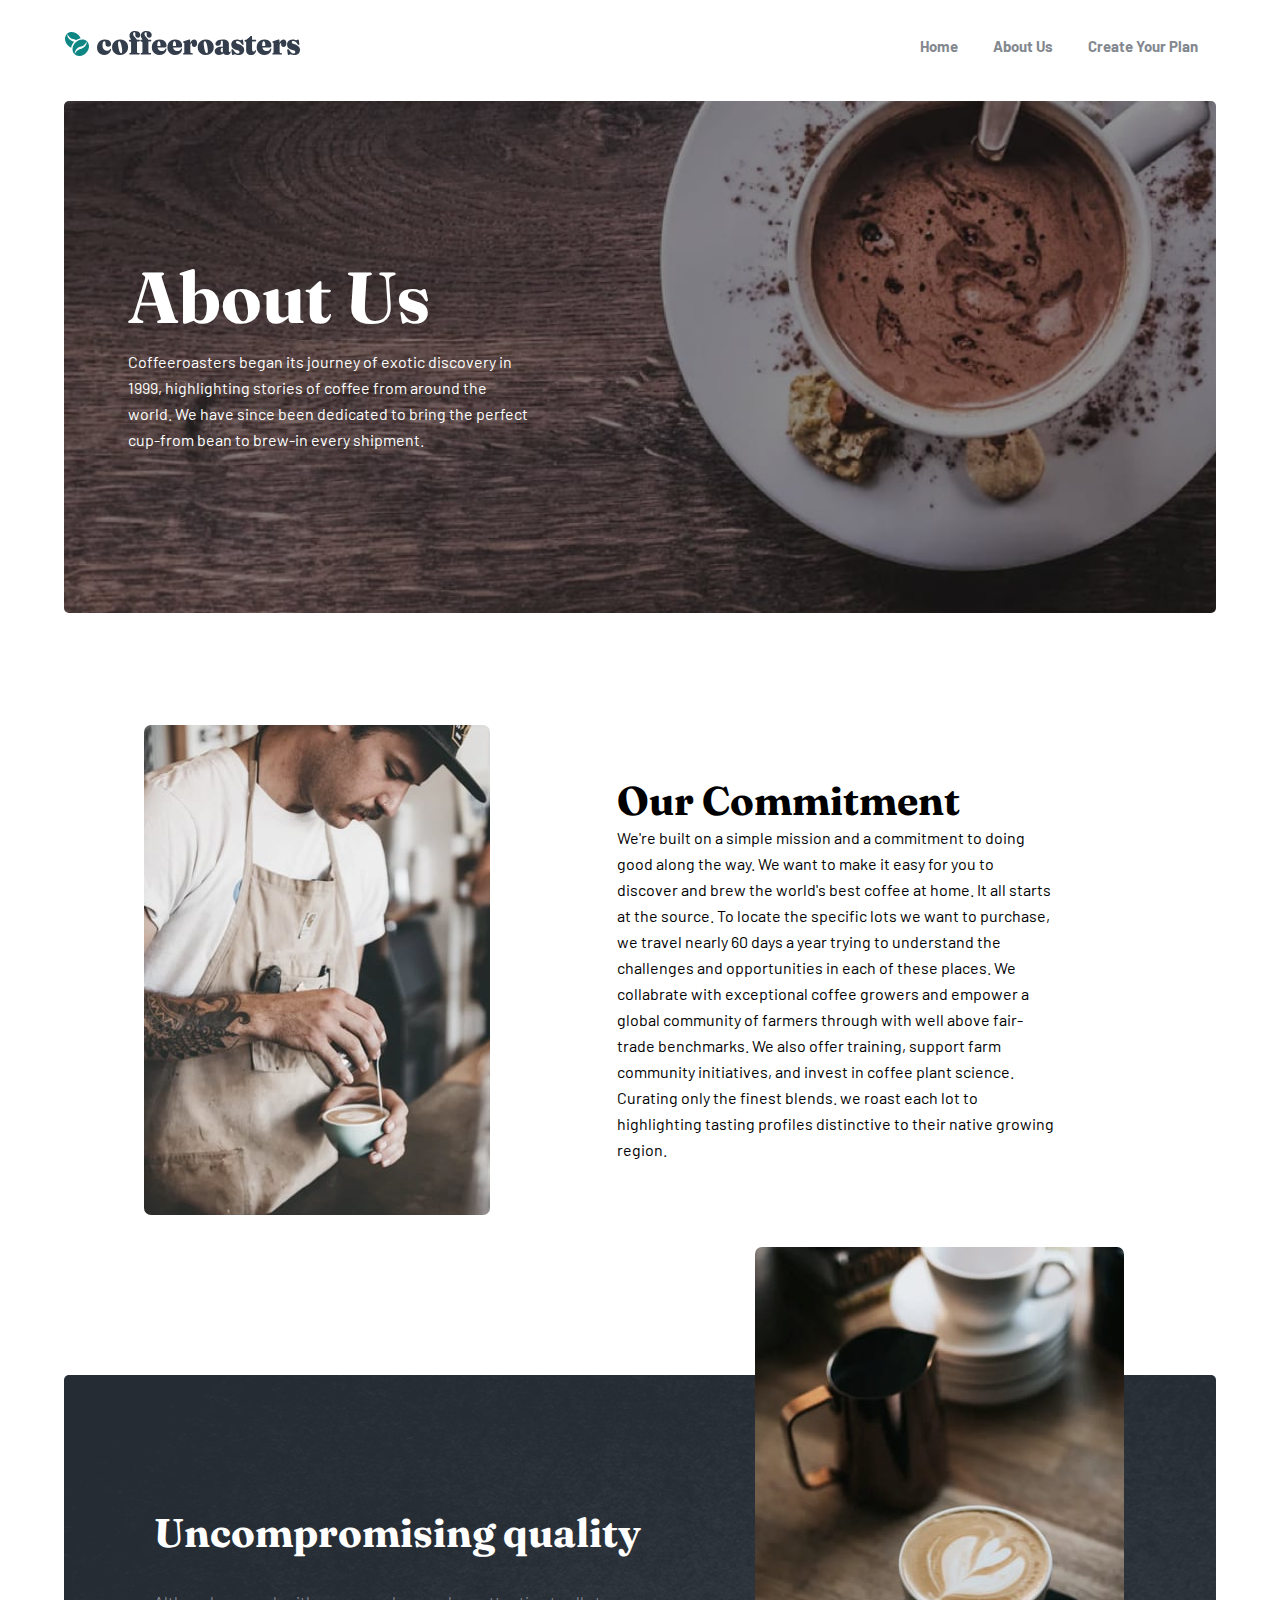
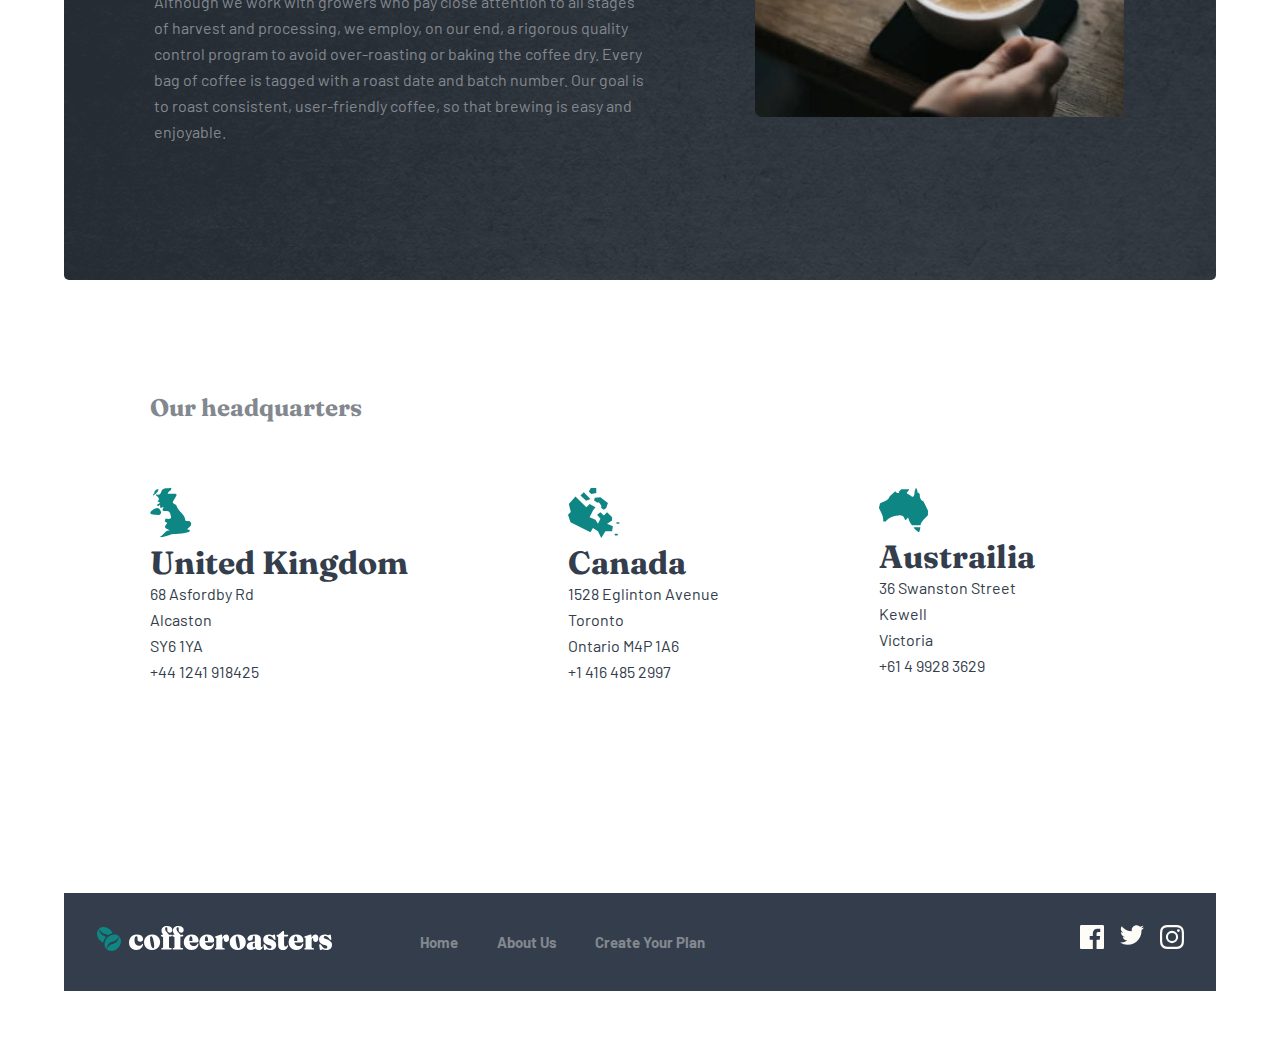
<file: about.html>
<!DOCTYPE html>
<html lang="en">
<head>
    <meta charset="UTF-8">
    <meta http-equiv="X-UA-Compatible" content="IE=edge">
    <meta name="viewport" content="width=device-width, initial-scale=1.0">
    <title>Coffee Roaster Subscription About Us</title>
    <link rel="stylesheet" href="style.css">
    <link rel="stylesheet" href="https://maxcdn.bootstrapcdn.com/font-awesome/4.7.0/css/font-awesome.min.css">
</head>
<body>
    <header id="header">
        <div id="logo">
            <svg width="237" height="27" xmlns="http://www.w3.org/2000/svg"><g fill-rule="nonzero" fill="none"><path d="M40.237 24.95c1.304 0 2.444-.237 3.422-.71.978-.474 1.755-1.124 2.331-1.95.576-.827.907-1.78.994-2.86.011-.199-.019-.345-.09-.438a.374.374 0 00-.268-.157.623.623 0 00-.27.066c-.092.044-.22.143-.382.297-.294.562-.712.962-1.255 1.199-.544.237-1.217.355-2.021.355-.804 0-1.521-.21-2.152-.628-.63-.419-1.127-1.047-1.491-1.884-.364-.838-.546-1.874-.546-3.108 0-.86.079-1.581.236-2.165.158-.584.38-1.022.669-1.314.287-.292.61-.438.97-.438.358 0 .635.138.83.413.196.276.294.683.294 1.223v1.058c0 .893.23 1.595.693 2.108.461.512 1.138.768 2.029.768.87 0 1.556-.25 2.062-.752.505-.501.757-1.193.757-2.074 0-.838-.241-1.595-.725-2.273-.483-.678-1.184-1.215-2.102-1.612-.919-.396-2.046-.595-3.382-.595-1.565 0-2.934.35-4.108 1.05a7.38 7.38 0 00-2.746 2.86C33.33 14.594 33 15.963 33 17.495c0 1.587.315 2.934.945 4.041a6.4 6.4 0 002.584 2.537c1.092.584 2.328.876 3.708.876zm15.728-.033c1.619 0 3.04-.336 4.262-1.008 1.222-.672 2.179-1.584 2.869-2.735.69-1.152 1.034-2.455 1.034-3.91 0-1.531-.33-2.881-.994-4.05a7.107 7.107 0 00-2.77-2.743c-1.185-.661-2.57-.992-4.157-.992-1.597 0-3.01.342-4.237 1.025-1.228.683-2.19 1.606-2.885 2.769-.696 1.162-1.043 2.47-1.043 3.925 0 1.521.331 2.86.994 4.017a7.067 7.067 0 002.779 2.719c1.19.656 2.572.983 4.148.983zm1.239-1.719c-.337.066-.666-.082-.987-.446-.32-.364-.624-.975-.912-1.835-.288-.86-.563-1.989-.823-3.388-.25-1.4-.392-2.551-.424-3.455-.033-.903.032-1.586.195-2.05.163-.462.413-.732.75-.81.337-.065.666.084.986.447.32.364.628.975.921 1.835.294.86.57 1.989.831 3.388.261 1.4.405 2.554.432 3.463.027.91-.043 1.595-.212 2.058-.168.463-.42.727-.757.793zm17.781 1.422c.511 0 .766-.254.766-.76 0-.22-.06-.394-.179-.521-.12-.127-.304-.207-.554-.24l-1.402-.215a.589.589 0 01-.448-.297c-.092-.166-.138-.402-.138-.711V11.579h1.157c.608 0 1.054-.105 1.336-.315.283-.209.424-.479.424-.81 0-.22-.068-.382-.204-.487-.136-.105-.328-.157-.578-.157H72.75l-.015-.087a1.998 1.998 0 00-.264-.64l-.07-.108a8.286 8.286 0 00-.905-1.09 36.96 36.96 0 01-1.075-1.158 6.526 6.526 0 01-.905-1.297 3.138 3.138 0 01-.367-1.488c0-.518.104-.914.31-1.19.207-.275.51-.413.913-.413.315 0 .549.09.7.273.153.181.229.465.229.85v1.472c0 .837.239 1.51.717 2.016.478.507 1.108.76 1.89.76.707 0 1.286-.217 1.736-.652.451-.435.677-1.088.677-1.959 0-.738-.19-1.419-.57-2.041-.38-.623-.954-1.121-1.72-1.496S72.302 1 71.139 1c-1.804 0-3.195.433-4.173 1.298-.977.865-1.466 2.019-1.466 3.462 0 .606.081 1.116.244 1.53.163.412.348.768.554 1.065l.554.802c.123.178.199.363.23.556l.01.097h-1.43a.83.83 0 00-.508.145L65.1 10a.637.637 0 00-.203.488c0 .198.054.366.162.504.11.137.288.267.538.388l.946.314c.206.088.347.185.423.29a.643.643 0 01.115.388v9.554c0 .286-.05.507-.147.66a.73.73 0 01-.408.315l-.7.215a.978.978 0 00-.432.297.77.77 0 00-.139.48c0 .231.068.41.204.537.136.126.312.19.53.19h8.996zm11.377 0c.51 0 .766-.254.766-.76 0-.22-.06-.394-.18-.521-.119-.127-.304-.207-.554-.24l-1.401-.215a.589.589 0 01-.448-.297c-.093-.166-.139-.402-.139-.711V11.579h1.157c.609 0 1.054-.105 1.337-.315.282-.209.423-.479.423-.81 0-.22-.067-.382-.203-.487-.136-.105-.329-.157-.579-.157h-2.414l-.015-.087a1.998 1.998 0 00-.264-.64l-.07-.108a8.286 8.286 0 00-.904-1.09 36.96 36.96 0 01-1.076-1.158 6.526 6.526 0 01-.904-1.297 3.138 3.138 0 01-.367-1.488c0-.518.103-.914.31-1.19.206-.275.51-.413.912-.413.315 0 .55.09.701.273.152.181.228.465.228.85v1.472c0 .837.24 1.51.718 2.016.478.507 1.108.76 1.89.76.706 0 1.285-.217 1.736-.652.45-.435.676-1.088.676-1.959 0-.738-.19-1.419-.57-2.041-.38-.623-.954-1.121-1.72-1.496S83.678 1 82.515 1c-1.803 0-3.194.433-4.172 1.298-.978.865-1.467 2.019-1.467 3.462 0 .606.082 1.116.245 1.53.163.412.347.768.554 1.065l.554.802c.122.178.198.363.229.556l.011.097h-1.43a.83.83 0 00-.509.145l-.053.045a.637.637 0 00-.204.488c0 .198.054.366.163.504.109.137.288.267.538.388l.945.314c.207.088.348.185.424.29a.643.643 0 01.114.388v9.554c0 .286-.049.507-.147.66a.73.73 0 01-.407.315l-.701.215a.978.978 0 00-.432.297.77.77 0 00-.138.48c0 .231.067.41.203.537.136.126.313.19.53.19h8.997zm9.11.33c1.38 0 2.598-.27 3.652-.81 1.054-.54 1.874-1.258 2.46-2.157.588-.898.881-1.887.881-2.966 0-.21-.038-.359-.114-.447a.353.353 0 00-.277-.132.64.64 0 00-.27.074c-.102.05-.22.146-.35.29-.228.705-.676 1.256-1.344 1.653-.668.396-1.437.595-2.306.595-1.359 0-2.445-.466-3.26-1.397-.478-.546-.816-1.273-1.013-2.18l-.016-.076h7.45c.472 0 .841-.125 1.11-.374l.064-.064c.272-.292.407-.692.407-1.199 0-1.168-.274-2.228-.823-3.181-.548-.954-1.333-1.708-2.355-2.265-1.021-.556-2.238-.835-3.65-.835-1.663 0-3.087.33-4.271.992a6.684 6.684 0 00-2.714 2.769c-.624 1.184-.937 2.564-.937 4.14 0 1.499.323 2.818.97 3.959A6.821 6.821 0 0091.463 24c1.152.634 2.489.95 4.01.95zm-2.127-8.878a12.966 12.966 0 01-.024-.791c0-1.036.076-1.851.229-2.446.152-.595.347-1.017.586-1.265.24-.248.506-.372.799-.372.38 0 .736.325 1.068.976.33.65.497 1.73.497 3.24 0 .462-.207.693-.62.693h-2.533l-.002-.035zm17.71 8.878c1.38 0 2.596-.27 3.65-.81 1.054-.54 1.875-1.258 2.461-2.157.587-.898.88-1.887.88-2.966 0-.21-.038-.359-.114-.447a.353.353 0 00-.277-.132.64.64 0 00-.269.074c-.103.05-.22.146-.35.29-.228.705-.676 1.256-1.345 1.653-.668.396-1.437.595-2.306.595-1.358 0-2.445-.466-3.26-1.397-.477-.546-.815-1.273-1.013-2.18l-.016-.076h7.451c.471 0 .841-.125 1.109-.374l.065-.064c.271-.292.407-.692.407-1.199 0-1.168-.274-2.228-.823-3.181-.549-.954-1.334-1.708-2.355-2.265-1.022-.556-2.239-.835-3.651-.835-1.663 0-3.086.33-4.27.992a6.684 6.684 0 00-2.714 2.769c-.625 1.184-.937 2.564-.937 4.14 0 1.499.323 2.818.97 3.959A6.821 6.821 0 00107.044 24c1.152.634 2.488.95 4.01.95zm-2.129-8.878a12.966 12.966 0 01-.023-.791c0-1.036.076-1.851.228-2.446.152-.595.348-1.017.587-1.265s.505-.372.798-.372c.38 0 .737.325 1.068.976.331.65.497 1.73.497 3.24 0 .462-.206.693-.62.693h-2.533l-.002-.035zm19.079 8.548c.26 0 .46-.069.595-.207a.732.732 0 00.204-.537.82.82 0 00-.147-.488c-.098-.137-.26-.223-.489-.256l-1.222-.248a.647.647 0 01-.457-.339c-.098-.181-.146-.427-.146-.735v-5.818c0-.65.038-1.185.114-1.604.076-.418.187-.73.334-.933.146-.204.318-.306.513-.306.196 0 .337.071.424.215.087.143.136.341.147.595l.016.66c.022.75.225 1.329.611 1.736.386.408.98.612 1.785.612.826 0 1.5-.298 2.02-.893.522-.595.783-1.526.783-2.793 0-1.278-.25-2.231-.75-2.86-.5-.628-1.217-.942-2.151-.942-.771 0-1.483.24-2.135.72-.652.479-1.176 1.211-1.573 2.198a6.529 6.529 0 00-.182.515l-.028.094-.124-2.568c-.029-.304-.082-.525-.158-.663l-.03-.048c-.092-.132-.23-.198-.415-.198-.13 0-.288.022-.473.066a4.95 4.95 0 00-.684.231l-4.63 1.34c-.26.098-.445.217-.553.355a.74.74 0 00-.163.47.64.64 0 00.106.38c.07.1.182.194.334.282l.424.05a.618.618 0 01.301.272c.06.116.09.306.09.57v8.397c0 .33-.027.568-.082.71a.552.552 0 01-.293.315l-.375.149c-.141.099-.253.206-.334.322a.743.743 0 00-.122.438c0 .231.068.413.203.545.136.133.324.199.563.199h8.149zm13.626.297c1.619 0 3.04-.336 4.262-1.008 1.222-.672 2.178-1.584 2.868-2.735.69-1.152 1.035-2.455 1.035-3.91 0-1.531-.331-2.881-.994-4.05a7.107 7.107 0 00-2.77-2.743c-1.185-.661-2.57-.992-4.157-.992-1.597 0-3.01.342-4.238 1.025-1.227.683-2.189 1.606-2.884 2.769-.696 1.162-1.043 2.47-1.043 3.925 0 1.521.33 2.86.994 4.017a7.067 7.067 0 002.779 2.719c1.19.656 2.572.983 4.148.983zm1.238-1.719c-.336.066-.665-.082-.986-.446-.32-.364-.624-.975-.912-1.835-.288-.86-.563-1.989-.824-3.388-.25-1.4-.39-2.551-.423-3.455-.033-.903.032-1.586.195-2.05.163-.462.413-.732.75-.81.337-.065.666.084.986.447.32.364.628.975.921 1.835.293.86.57 1.989.831 3.388.261 1.4.405 2.554.432 3.463.027.91-.043 1.595-.212 2.058-.168.463-.42.727-.758.793zm19.852 1.752c.913 0 1.663-.168 2.25-.504.586-.336 1.023-.735 1.311-1.198.288-.463.432-.887.432-1.273a.751.751 0 00-.106-.413.324.324 0 00-.285-.165.32.32 0 00-.147.033.325.325 0 00-.114.099c-.054.198-.138.336-.252.413a.643.643 0 01-.367.116c-.185 0-.323-.064-.416-.19-.092-.127-.138-.295-.138-.504v-7.306c0-1.455-.492-2.581-1.475-3.38-.984-.8-2.524-1.199-4.62-1.199-1.63 0-2.992.204-4.084.612-1.092.408-1.912.928-2.46 1.562-.55.634-.824 1.28-.824 1.942 0 .705.204 1.242.611 1.612.408.369.997.553 1.769.553.945 0 1.69-.256 2.233-.768.543-.513.815-1.177.815-1.992v-1.256c0-.309.095-.548.285-.72.19-.17.426-.255.709-.255.304 0 .546.113.725.338.18.226.27.532.27.918l-.001 4.818-.087-.019a5.455 5.455 0 00-.91-.087l-.176-.001c-2.337 0-4.078.396-5.224 1.19-1.146.793-1.72 1.9-1.72 3.322 0 1.08.394 1.967 1.182 2.661.788.694 1.834 1.041 3.137 1.041.978 0 1.891-.2 2.739-.603.635-.302 1.152-.698 1.55-1.188l.022-.03.024.075c.125.357.354.677.688.96l.103.084c.603.468 1.454.702 2.551.702zm-4.563-2.578c-.435 0-.786-.18-1.052-.537-.266-.358-.4-.907-.4-1.645 0-.771.129-1.355.384-1.752s.595-.595 1.019-.595c.25 0 .467.025.652.074l.08.025v4.242l-.052.03c-.174.09-.353.142-.538.155l-.093.003zM174.212 25c1.934 0 3.417-.446 4.45-1.339 1.032-.892 1.548-2.11 1.548-3.653 0-.936-.174-1.757-.522-2.463-.348-.705-.956-1.33-1.825-1.876-.87-.545-2.092-1.06-3.668-1.545-.586-.187-1.04-.377-1.36-.57-.321-.193-.541-.4-.66-.62-.12-.22-.18-.457-.18-.71 0-.376.136-.679.408-.91.271-.231.673-.347 1.206-.347.739 0 1.437.248 2.094.744.657.496 1.383 1.344 2.176 2.545.206.254.413.438.62.554.206.116.401.151.586.107a.574.574 0 00.424-.454c.054-.237.043-.576-.033-1.017l-.424-3.041c-.043-.32-.125-.545-.244-.678a.607.607 0 00-.473-.198c-.174 0-.39.06-.652.182-.26.121-.519.245-.774.372-.255.126-.448.19-.578.19-.12 0-.297-.066-.53-.199-.234-.132-.562-.264-.986-.396-.424-.133-.973-.199-1.646-.199-1.12 0-2.127.204-3.024.612-.896.408-1.603.989-2.119 1.744-.516.755-.774 1.655-.774 2.702 0 .926.193 1.736.579 2.43.386.694.975 1.29 1.768 1.785.793.496 1.793.898 3 1.207.781.209 1.382.421 1.8.636.418.215.706.45.864.703.158.253.236.534.236.842 0 .408-.136.744-.407 1.009-.272.264-.685.396-1.239.396a3.417 3.417 0 01-1.491-.338c-.473-.226-.96-.615-1.459-1.166-.5-.55-1.06-1.305-1.679-2.264-.184-.254-.394-.43-.627-.53a.84.84 0 00-.71.017c-.227.089-.374.276-.44.562-.064.287-.048.64.05 1.058l.505 3.29c.076.33.185.55.326.66.141.11.293.166.456.166.185 0 .41-.06.677-.182l.798-.363c.267-.122.481-.182.644-.182.163 0 .378.06.644.182a7.51 7.51 0 001.043.363c.43.121.97.182 1.622.182zm12.908-.05c.978 0 1.826-.19 2.543-.57a4.366 4.366 0 001.703-1.587c.418-.677.666-1.462.742-2.355.01-.253-.025-.421-.106-.504a.242.242 0 00-.286-.058c-.13.198-.266.397-.407.595-.141.198-.29.377-.448.537-.158.16-.334.29-.53.389-.195.099-.407.148-.636.148-.532 0-.937-.198-1.214-.595-.277-.396-.415-1.008-.415-1.834v-7.537h2.444c.555 0 .97-.096 1.244-.286l.06-.045c.272-.22.408-.485.408-.793 0-.22-.065-.383-.196-.488-.13-.105-.315-.157-.554-.157h-3.407V6.85c0-.294-.055-.518-.167-.672l-.044-.055c-.142-.154-.337-.231-.587-.231a1.21 1.21 0 00-.652.206 2.83 2.83 0 00-.652.603l-3.015 2.53c-.185.23-.332.385-.44.462a.541.541 0 01-.31.116h-.799a.861.861 0 00-.603.223.738.738 0 00-.244.57c0 .188.027.345.081.471.055.127.174.235.359.323l.766.248c.174.077.283.176.326.297.043.121.065.298.065.53v7.47c0 1.73.416 2.997 1.247 3.802.831.804 2.073 1.206 3.724 1.206zm13.218 0c1.38 0 2.597-.27 3.651-.81 1.054-.54 1.875-1.258 2.462-2.157.586-.898.88-1.887.88-2.966 0-.21-.038-.359-.114-.447a.353.353 0 00-.278-.132.64.64 0 00-.268.074c-.104.05-.22.146-.35.29-.23.705-.677 1.256-1.346 1.653-.668.396-1.437.595-2.306.595-1.358 0-2.445-.466-3.26-1.397-.477-.546-.815-1.273-1.013-2.18l-.016-.076h7.451c.472 0 .841-.125 1.109-.374l.065-.064c.271-.292.407-.692.407-1.199 0-1.168-.274-2.228-.823-3.181-.549-.954-1.334-1.708-2.355-2.265-1.022-.556-2.238-.835-3.651-.835-1.662 0-3.086.33-4.27.992a6.684 6.684 0 00-2.714 2.769c-.625 1.184-.937 2.564-.937 4.14 0 1.499.323 2.818.97 3.959A6.821 6.821 0 00196.329 24c1.152.634 2.488.95 4.01.95zm-2.128-8.878a12.966 12.966 0 01-.023-.791c0-1.036.076-1.851.228-2.446.152-.595.348-1.017.587-1.265.24-.248.505-.372.799-.372.38 0 .736.325 1.067.976.332.65.497 1.73.497 3.24 0 .462-.206.693-.619.693h-2.534l-.002-.035zm19.08 8.548c.26 0 .458-.069.594-.207a.732.732 0 00.204-.537.82.82 0 00-.147-.488c-.098-.137-.26-.223-.489-.256l-1.222-.248a.647.647 0 01-.457-.339c-.097-.181-.146-.427-.146-.735v-5.818c0-.65.038-1.185.114-1.604.076-.418.187-.73.334-.933.147-.204.318-.306.513-.306.196 0 .337.071.424.215.087.143.136.341.147.595l.016.66c.022.75.225 1.329.611 1.736.386.408.98.612 1.785.612.826 0 1.5-.298 2.021-.893.522-.595.782-1.526.782-2.793 0-1.278-.25-2.231-.75-2.86-.5-.628-1.216-.942-2.15-.942-.772 0-1.484.24-2.136.72-.652.479-1.176 1.211-1.573 2.198a6.529 6.529 0 00-.182.515l-.028.095-.124-2.569c-.029-.304-.081-.525-.158-.663l-.03-.048c-.092-.132-.23-.198-.415-.198-.13 0-.288.022-.473.066a4.95 4.95 0 00-.684.231l-4.629 1.34c-.26.098-.446.217-.554.355a.74.74 0 00-.163.47.64.64 0 00.106.38c.07.1.182.194.334.282l.424.05a.618.618 0 01.301.272c.06.116.09.306.09.57v8.397c0 .33-.027.568-.082.71a.552.552 0 01-.293.315l-.375.149c-.141.099-.253.206-.334.322a.743.743 0 00-.122.438c0 .231.068.413.203.545.136.133.324.199.563.199h8.15zm12.712.38c1.934 0 3.417-.446 4.45-1.339 1.032-.892 1.548-2.11 1.548-3.653 0-.936-.174-1.757-.522-2.463-.347-.705-.956-1.33-1.825-1.876-.87-.545-2.092-1.06-3.667-1.545-.587-.187-1.04-.377-1.361-.57-.32-.193-.54-.4-.66-.62-.12-.22-.18-.457-.18-.71 0-.376.136-.679.408-.91.272-.231.674-.347 1.206-.347.739 0 1.437.248 2.094.744.658.496 1.383 1.344 2.176 2.545.207.254.413.438.62.554.206.116.402.151.586.107a.574.574 0 00.424-.454c.054-.237.044-.576-.032-1.017l-.424-3.041c-.044-.32-.125-.545-.245-.678a.607.607 0 00-.472-.198c-.174 0-.392.06-.652.182-.261.121-.52.245-.774.372-.256.126-.449.19-.58.19-.119 0-.295-.066-.529-.199-.233-.132-.562-.264-.986-.396-.424-.133-.972-.199-1.646-.199-1.12 0-2.127.204-3.023.612-.897.408-1.603.989-2.12 1.744-.515.755-.773 1.655-.773 2.702 0 .926.192 1.736.578 2.43.386.694.975 1.29 1.769 1.785.793.496 1.792.898 2.999 1.207.782.209 1.382.421 1.8.636.419.215.707.45.864.703.158.253.237.534.237.842 0 .408-.136.744-.408 1.009-.271.264-.684.396-1.238.396a3.417 3.417 0 01-1.492-.338c-.472-.226-.959-.615-1.459-1.166-.5-.55-1.059-1.305-1.678-2.264-.185-.254-.394-.43-.628-.53a.84.84 0 00-.709.017c-.228.089-.375.276-.44.562-.065.287-.049.64.049 1.058l.505 3.29c.076.33.185.55.326.66.142.11.294.166.457.166.184 0 .41-.06.676-.182l.799-.363c.266-.122.48-.182.643-.182.163 0 .378.06.644.182a7.51 7.51 0 001.043.363c.43.121.97.182 1.622.182z" fill="#333D4B"/><path d="M23.123 11.378c2.89 2.89 2.387 8.1-1.126 11.613-1.688 1.687-3.813 2.74-5.987 2.965-.29.029-.576.044-.856.044-1.87 0-3.539-.656-4.769-1.886-1.416-1.414-2.07-3.412-1.839-5.625.224-2.173 1.277-4.299 2.964-5.986 3.515-3.512 8.724-4.019 11.613-1.125zm-.18.18c-.961 1.16-1.67 2.482-2.851 3.453-1.257 1.033-2.64 1.41-4.161 1.85-3.338.97-4.988 3.791-5.369 7.075 1.043-1.253 1.808-2.657 3.125-3.663 1.152-.88 2.398-1.227 3.754-1.598 3.411-.936 5.105-3.781 5.502-7.117zM14.49 5.003a10.573 10.573 0 012.165 3.151c-1.68.29-3.308.992-4.75 2.046a7.17 7.17 0 00-1.837-.84c-1.519-.44-2.903-.816-4.16-1.85-1.18-.971-1.889-2.296-2.852-3.454.396 3.336 2.091 6.182 5.502 7.118.576.157 1.128.32 1.666.511-1.626 1.713-2.696 3.8-3.07 5.97A10.607 10.607 0 014 15.491C.492 11.978-.014 6.768 2.877 3.878 5.766.986 10.975 1.49 14.489 5.003z" fill="#0E8784"/></g></svg>
        </div>
        <nav class="top-nav">
            <i class="fa fa-bars"></i>
            <ul>
                <li><a href="./index.html">Home</a></li>
                <li><a href="./about.html">About Us</a></li>
                <li><a href="./subscribe.html">Create Your Plan</a></li>
            </ul>
        </nav>
    </header>

    <div class="section-1">
        <div class="about-info">
            <h1>About Us</h1>
            <p>Coffeeroasters began its journey of exotic discovery in 1999, highlighting stories of coffee from around the world. We have since been dedicated to bring the perfect cup-from bean to brew-in every shipment.</p>
        </div>
    </div>

    <div class="section-2">
        <div class="photo-1">
            <!-- <img src="./assets/about/desktop/image-commitment.jpg" alt=""> -->
        </div>
        <div class="commitment-message">
            <h2>Our Commitment</h2>
            <p>We're built on a simple mission and a commitment to doing good along the way. We want to make it easy for you to discover and brew the world's best coffee at home. It all starts at the source. To locate the specific lots we want to purchase, we travel nearly 60 days a year trying to understand the challenges and opportunities in each of these places. We collabrate with exceptional coffee growers and empower a global community of farmers through with well above fair-trade benchmarks. We also offer training, support farm community initiatives, and invest in coffee plant science. Curating only the finest blends. we roast each lot to highlighting tasting profiles distinctive to their native growing region.</p>
        </div>
    </div>

    <div class="section-3">
        <div class="quality-info">
            <h2>Uncompromising quality</h2>
            <p>Although we work with growers who pay close attention to all stages of harvest and processing, we employ, on our end, a rigorous quality control program to avoid over-roasting or baking the coffee dry. Every bag of coffee is tagged with a roast date and batch number. Our goal is to roast consistent, user-friendly coffee, so that brewing is easy and enjoyable.</p>
        </div>
        <div class="photo-2">
            <!-- <img src="./assets/about/desktop/image-quality.jpg" alt=""> -->
        </div>
    </div>

    <div class="section-4">
        <h4>Our headquarters</h4>
        <div class="countries">
            <div class="uk location">
                <svg width="42" height="50" xmlns="http://www.w3.org/2000/svg"><path d="M20.161.03c1.828-.286 1.245 1.417.453 2.237-.92.964-2.406 1.391-2.942 3.527 2.361 0 4.4.048 6.44-.013 2.619-.078 3.063.875 1.619 2.994-.712 1.05-1.117 2.32-1.898 3.303-1.514 1.894-1.48 3.189 1.003 4.072.625.222 1.43.778 1.589 1.342.687 2.435 2.247 4.318 3.88 6.148l.615.684c1.947 2.167 3.856 4.346 4.388 7.373.164.922-.008 1.403 1.264 1.295 1.834-.173 4.003-.195 4.514 2.144.492 2.23-1.1 3.65-2.803 4.828-.333.228-.552.608-.883 1.003.314 1.37 2.372.075 2.386 1.43.011 1.128-1.197 1.653-2.033 1.911-4.264 1.325-8.756 1.775-13.128 1.686-4.028-.088-7.189 2.198-10.922 2.74-1.061.158-2.034.68-3.761-.015 4-1.452 4.616-6.625 10.402-6.38-1.791-.745-2.541-1.083-3.316-1.367-2.33-.841-2.642-2.478-.903-4.372.98-1.064 1.658-2.206-.564-2.667-1.175-.242-.95-.735-.643-1.288l.098-.176c.211-.386.396-.79.131-1.152-.372-.511.85-.656 1.556-.567 2.089.27 5.041.63 4.23-2.422-.522-1.956-.827-5.872-4.689-5.364-3.655.48-4.802-.425-2.516-3.742-.392-.175-.91-.032-1.433.155l-.196.072c-1.207.449-2.352.95-1.918-1.89.025-.176-.32-.595-.39-.576-.841.267-1.741 2.33-2.463.45-.711-1.85 2.439-.955 2.514-3.197-.148-.478-2.834.292-1.878-1.028 1.908-2.633.586-3.801-1.028-5.031l-.244-.185-.123-.094-.246-.188-.123-.096c-.339-.264.003-.725.042-1.153 0-.008-.006-.022-.006-.03a.594.594 0 00-.086-.384c-.089-.06-.164-.091-.256-.153a.136.136 0 00.04-.05c.022-.008.047-.013.069-.022.097.07.1.145.153.225l.202.124c2.338 1.376 3.666.533 4.603-1.565.133-.312.261-.648.386-1.006C12.437.398 14.94.225 17.425.181l.604-.01.4-.007A13.248 13.248 0 0020.16.03zm-13 20.025l.147.003c2.725.15 2.856 2.692 3.934 4.045-.092 1.833-1.2 2.87-2.392 2.875-2.456.03-4.93-.395-7.372-.792-.561-.092-1.2-.68-1.14-1.528.123-1.555 4.865-4.725 6.97-4.6zM3.667 7.642c.216.341.33.636-.092.783-.08-.294-.017-.544.092-.783zM8.192.878c.75 2.536-1.542 3.378-2.261 4.964-.398.1-.798.208-1.195.31-.353.529-.844.984-1.067 1.49a5.448 5.448 0 00-.137-.202l-.098-.138a17.758 17.758 0 01-.05-.07l-.096-.14c-.389-.581-.59-1.149.95-1.3-.185-2.82 1.329-4.214 3.954-4.914z" fill="#0E8784" fill-rule="nonzero"/></svg>
                <h3>United Kingdom</h3>
                <p>68 Asfordby Rd</p>
                <p>Alcaston</p>
                <p>SY6 1YA</p>
                <p>+44 1241 918425</p>
            </div>
            <div class="canada location">
                <svg width="52" height="50" xmlns="http://www.w3.org/2000/svg"><path d="M7.484 8.42l10.811 10.81 3.327-3.326 5.82 3.327-2.494 3.326-3.326 6.653 5.82 2.495 2.496 4.158 2.494-4.99-3.326-4.158 3.326-2.495 3.327 3.327 3.326-3.327 4.99 4.99v3.326l-4.99 3.327 5.821 2.495-.831 4.99h-6.653L33.264 50l-3.326-6.653-4.99-3.326-2.495 4.158-19.958-9.98L0 26.716l2.786-2.76-1.954-8.05L7.484 8.42zm41.58 37.422a.832.832 0 110 1.663h-1.663a.832.832 0 010-1.663h1.663zM50.728 34.2a.832.832 0 010 1.663h-1.664a.832.832 0 010-1.663h1.664zM32.432 9.252l7.485 5.82-1.663 4.99-2.495 1.664-2.495-1.664v-2.494l-2.495-3.327-1.321.565-3.322-2.416.604-2.717 5.702-.42zM15.8 4.262l6.653 6.653-4.306 1.726-5.673-5.053L15.8 4.261zM22.83.043l5.444.06v4.99l-4.99.832L20.79 3.43 22.83.044z" fill="#0E8784" fill-rule="nonzero"/></svg>
                <h3>Canada</h3>
                <p>1528 Eglinton Avenue</p>
                <p>Toronto</p>
                <p>Ontario M4P 1A6</p>
                <p>+1 416 485 2997</p>
            </div>
            <div class="austrialia location">
                <svg width="49" height="44" xmlns="http://www.w3.org/2000/svg"><path d="M40.967 39.325c.273 0 .468.253.401.517l-.848 3.36a.99.99 0 01-1.517.58 18.332 18.332 0 01-4.067-3.79.413.413 0 01.324-.667zM36.746.215a.317.317 0 01.57-.04c.51.889 1.42 2.776 1.42 4.979l.499-.362a.315.315 0 01.437.062l1.09 1.427a.34.34 0 01.061.222c-.072.77-.272 5.015 3.435 6.716a.312.312 0 01.154.15l4.525 9.1c.02.047.03.093.03.145v3.831c0 .584-.246 1.138-.683 1.526-1.774 1.582-6.412 5.971-6.695 9.011a.314.314 0 01-.313.285H33.3a.303.303 0 01-.149-.036c-.514-.28-3.229-3.857-3.78-7.327a.315.315 0 00-.544-.16l-1.784 1.985a.863.863 0 01-.648.29.558.558 0 01-.55-.465c-.206-1.21-1.121-4.375-4.957-4.375-2.057 0-5.26.797-8.232 1.696 0 0-3.29 1.034-5.722 4.343a.442.442 0 01-.36.181H4.569a.454.454 0 01-.447-.522c.483-3.092-.869-6.261-2.324-9.177-.591-1.184-1.193-2.327-1.697-3.408a1.112 1.112 0 01-.072-.718l.92-3.857c.088-.373.366-.673.73-.786l.295-.095.342-.114c2.43-.826 7.673-2.944 8.187-5.929a.31.31 0 01.092-.17l5.363-5.196a.319.319 0 01.468.03c.504.637 1.908 2.053 3.995 1.355l-.648-.656a.317.317 0 01.006-.455l2.452-2.327a.302.302 0 01.216-.088h7.476a.32.32 0 01.247.522L27.769 4.74a.321.321 0 00.072.47l2.695 1.77.515.337 1.674 1.099a1.483 1.483 0 002.19-.677c.396-.967.767-2.472.772-4.71 0-.037.005-.078.02-.114z" fill="#0E8784" fill-rule="nonzero"/></svg>
                <h3>Austrailia</h3>
                <p>36 Swanston Street</p>
                <p>Kewell</p>
                <p>Victoria</p>
                <p>+61 4 9928 3629</p>
            </div>
        </div>
    </div>

    <footer id="footer">
        <div id="logo">
            <svg width="237" height="27" xmlns="http://www.w3.org/2000/svg"><g fill-rule="nonzero" fill="none"><path d="M40.237 24.95c1.304 0 2.444-.237 3.422-.71.978-.474 1.755-1.124 2.331-1.95.576-.827.907-1.78.994-2.86.011-.199-.019-.345-.09-.438a.374.374 0 00-.268-.157.623.623 0 00-.27.066c-.092.044-.22.143-.382.297-.294.562-.712.962-1.255 1.199-.544.237-1.217.355-2.021.355-.804 0-1.521-.21-2.152-.628-.63-.419-1.127-1.047-1.491-1.884-.364-.838-.546-1.874-.546-3.108 0-.86.079-1.581.236-2.165.158-.584.38-1.022.669-1.314.287-.292.61-.438.97-.438.358 0 .635.138.83.413.196.276.294.683.294 1.223v1.058c0 .893.23 1.595.693 2.108.461.512 1.138.768 2.029.768.87 0 1.556-.25 2.062-.752.505-.501.757-1.193.757-2.074 0-.838-.241-1.595-.725-2.273-.483-.678-1.184-1.215-2.102-1.612-.919-.396-2.046-.595-3.382-.595-1.565 0-2.934.35-4.108 1.05a7.38 7.38 0 00-2.746 2.86C33.33 14.594 33 15.963 33 17.495c0 1.587.315 2.934.945 4.041a6.4 6.4 0 002.584 2.537c1.092.584 2.328.876 3.708.876zm15.728-.033c1.619 0 3.04-.336 4.262-1.008 1.222-.672 2.179-1.584 2.869-2.735.69-1.152 1.034-2.455 1.034-3.91 0-1.531-.33-2.881-.994-4.05a7.107 7.107 0 00-2.77-2.743c-1.185-.661-2.57-.992-4.157-.992-1.597 0-3.01.342-4.237 1.025-1.228.683-2.19 1.606-2.885 2.769-.696 1.162-1.043 2.47-1.043 3.925 0 1.521.331 2.86.994 4.017a7.067 7.067 0 002.779 2.719c1.19.656 2.572.983 4.148.983zm1.239-1.719c-.337.066-.666-.082-.987-.446-.32-.364-.624-.975-.912-1.835-.288-.86-.563-1.989-.823-3.388-.25-1.4-.392-2.551-.424-3.455-.033-.903.032-1.586.195-2.05.163-.462.413-.732.75-.81.337-.065.666.084.986.447.32.364.628.975.921 1.835.294.86.57 1.989.831 3.388.261 1.4.405 2.554.432 3.463.027.91-.043 1.595-.212 2.058-.168.463-.42.727-.757.793zm17.781 1.422c.511 0 .766-.254.766-.76 0-.22-.06-.394-.179-.521-.12-.127-.304-.207-.554-.24l-1.402-.215a.589.589 0 01-.448-.297c-.092-.166-.138-.402-.138-.711V11.579h1.157c.608 0 1.054-.105 1.336-.315.283-.209.424-.479.424-.81 0-.22-.068-.382-.204-.487-.136-.105-.328-.157-.578-.157H72.75l-.015-.087a1.998 1.998 0 00-.264-.64l-.07-.108a8.286 8.286 0 00-.905-1.09 36.96 36.96 0 01-1.075-1.158 6.526 6.526 0 01-.905-1.297 3.138 3.138 0 01-.367-1.488c0-.518.104-.914.31-1.19.207-.275.51-.413.913-.413.315 0 .549.09.7.273.153.181.229.465.229.85v1.472c0 .837.239 1.51.717 2.016.478.507 1.108.76 1.89.76.707 0 1.286-.217 1.736-.652.451-.435.677-1.088.677-1.959 0-.738-.19-1.419-.57-2.041-.38-.623-.954-1.121-1.72-1.496S72.302 1 71.139 1c-1.804 0-3.195.433-4.173 1.298-.977.865-1.466 2.019-1.466 3.462 0 .606.081 1.116.244 1.53.163.412.348.768.554 1.065l.554.802c.123.178.199.363.23.556l.01.097h-1.43a.83.83 0 00-.508.145L65.1 10a.637.637 0 00-.203.488c0 .198.054.366.162.504.11.137.288.267.538.388l.946.314c.206.088.347.185.423.29a.643.643 0 01.115.388v9.554c0 .286-.05.507-.147.66a.73.73 0 01-.408.315l-.7.215a.978.978 0 00-.432.297.77.77 0 00-.139.48c0 .231.068.41.204.537.136.126.312.19.53.19h8.996zm11.377 0c.51 0 .766-.254.766-.76 0-.22-.06-.394-.18-.521-.119-.127-.304-.207-.554-.24l-1.401-.215a.589.589 0 01-.448-.297c-.093-.166-.139-.402-.139-.711V11.579h1.157c.609 0 1.054-.105 1.337-.315.282-.209.423-.479.423-.81 0-.22-.067-.382-.203-.487-.136-.105-.329-.157-.579-.157h-2.414l-.015-.087a1.998 1.998 0 00-.264-.64l-.07-.108a8.286 8.286 0 00-.904-1.09 36.96 36.96 0 01-1.076-1.158 6.526 6.526 0 01-.904-1.297 3.138 3.138 0 01-.367-1.488c0-.518.103-.914.31-1.19.206-.275.51-.413.912-.413.315 0 .55.09.701.273.152.181.228.465.228.85v1.472c0 .837.24 1.51.718 2.016.478.507 1.108.76 1.89.76.706 0 1.285-.217 1.736-.652.45-.435.676-1.088.676-1.959 0-.738-.19-1.419-.57-2.041-.38-.623-.954-1.121-1.72-1.496S83.678 1 82.515 1c-1.803 0-3.194.433-4.172 1.298-.978.865-1.467 2.019-1.467 3.462 0 .606.082 1.116.245 1.53.163.412.347.768.554 1.065l.554.802c.122.178.198.363.229.556l.011.097h-1.43a.83.83 0 00-.509.145l-.053.045a.637.637 0 00-.204.488c0 .198.054.366.163.504.109.137.288.267.538.388l.945.314c.207.088.348.185.424.29a.643.643 0 01.114.388v9.554c0 .286-.049.507-.147.66a.73.73 0 01-.407.315l-.701.215a.978.978 0 00-.432.297.77.77 0 00-.138.48c0 .231.067.41.203.537.136.126.313.19.53.19h8.997zm9.11.33c1.38 0 2.598-.27 3.652-.81 1.054-.54 1.874-1.258 2.46-2.157.588-.898.881-1.887.881-2.966 0-.21-.038-.359-.114-.447a.353.353 0 00-.277-.132.64.64 0 00-.27.074c-.102.05-.22.146-.35.29-.228.705-.676 1.256-1.344 1.653-.668.396-1.437.595-2.306.595-1.359 0-2.445-.466-3.26-1.397-.478-.546-.816-1.273-1.013-2.18l-.016-.076h7.45c.472 0 .841-.125 1.11-.374l.064-.064c.272-.292.407-.692.407-1.199 0-1.168-.274-2.228-.823-3.181-.548-.954-1.333-1.708-2.355-2.265-1.021-.556-2.238-.835-3.65-.835-1.663 0-3.087.33-4.271.992a6.684 6.684 0 00-2.714 2.769c-.624 1.184-.937 2.564-.937 4.14 0 1.499.323 2.818.97 3.959A6.821 6.821 0 0091.463 24c1.152.634 2.489.95 4.01.95zm-2.127-8.878a12.966 12.966 0 01-.024-.791c0-1.036.076-1.851.229-2.446.152-.595.347-1.017.586-1.265.24-.248.506-.372.799-.372.38 0 .736.325 1.068.976.33.65.497 1.73.497 3.24 0 .462-.207.693-.62.693h-2.533l-.002-.035zm17.71 8.878c1.38 0 2.596-.27 3.65-.81 1.054-.54 1.875-1.258 2.461-2.157.587-.898.88-1.887.88-2.966 0-.21-.038-.359-.114-.447a.353.353 0 00-.277-.132.64.64 0 00-.269.074c-.103.05-.22.146-.35.29-.228.705-.676 1.256-1.345 1.653-.668.396-1.437.595-2.306.595-1.358 0-2.445-.466-3.26-1.397-.477-.546-.815-1.273-1.013-2.18l-.016-.076h7.451c.471 0 .841-.125 1.109-.374l.065-.064c.271-.292.407-.692.407-1.199 0-1.168-.274-2.228-.823-3.181-.549-.954-1.334-1.708-2.355-2.265-1.022-.556-2.239-.835-3.651-.835-1.663 0-3.086.33-4.27.992a6.684 6.684 0 00-2.714 2.769c-.625 1.184-.937 2.564-.937 4.14 0 1.499.323 2.818.97 3.959A6.821 6.821 0 00107.044 24c1.152.634 2.488.95 4.01.95zm-2.129-8.878a12.966 12.966 0 01-.023-.791c0-1.036.076-1.851.228-2.446.152-.595.348-1.017.587-1.265s.505-.372.798-.372c.38 0 .737.325 1.068.976.331.65.497 1.73.497 3.24 0 .462-.206.693-.62.693h-2.533l-.002-.035zm19.079 8.548c.26 0 .46-.069.595-.207a.732.732 0 00.204-.537.82.82 0 00-.147-.488c-.098-.137-.26-.223-.489-.256l-1.222-.248a.647.647 0 01-.457-.339c-.098-.181-.146-.427-.146-.735v-5.818c0-.65.038-1.185.114-1.604.076-.418.187-.73.334-.933.146-.204.318-.306.513-.306.196 0 .337.071.424.215.087.143.136.341.147.595l.016.66c.022.75.225 1.329.611 1.736.386.408.98.612 1.785.612.826 0 1.5-.298 2.02-.893.522-.595.783-1.526.783-2.793 0-1.278-.25-2.231-.75-2.86-.5-.628-1.217-.942-2.151-.942-.771 0-1.483.24-2.135.72-.652.479-1.176 1.211-1.573 2.198a6.529 6.529 0 00-.182.515l-.028.094-.124-2.568c-.029-.304-.082-.525-.158-.663l-.03-.048c-.092-.132-.23-.198-.415-.198-.13 0-.288.022-.473.066a4.95 4.95 0 00-.684.231l-4.63 1.34c-.26.098-.445.217-.553.355a.74.74 0 00-.163.47.64.64 0 00.106.38c.07.1.182.194.334.282l.424.05a.618.618 0 01.301.272c.06.116.09.306.09.57v8.397c0 .33-.027.568-.082.71a.552.552 0 01-.293.315l-.375.149c-.141.099-.253.206-.334.322a.743.743 0 00-.122.438c0 .231.068.413.203.545.136.133.324.199.563.199h8.149zm13.626.297c1.619 0 3.04-.336 4.262-1.008 1.222-.672 2.178-1.584 2.868-2.735.69-1.152 1.035-2.455 1.035-3.91 0-1.531-.331-2.881-.994-4.05a7.107 7.107 0 00-2.77-2.743c-1.185-.661-2.57-.992-4.157-.992-1.597 0-3.01.342-4.238 1.025-1.227.683-2.189 1.606-2.884 2.769-.696 1.162-1.043 2.47-1.043 3.925 0 1.521.33 2.86.994 4.017a7.067 7.067 0 002.779 2.719c1.19.656 2.572.983 4.148.983zm1.238-1.719c-.336.066-.665-.082-.986-.446-.32-.364-.624-.975-.912-1.835-.288-.86-.563-1.989-.824-3.388-.25-1.4-.39-2.551-.423-3.455-.033-.903.032-1.586.195-2.05.163-.462.413-.732.75-.81.337-.065.666.084.986.447.32.364.628.975.921 1.835.293.86.57 1.989.831 3.388.261 1.4.405 2.554.432 3.463.027.91-.043 1.595-.212 2.058-.168.463-.42.727-.758.793zm19.852 1.752c.913 0 1.663-.168 2.25-.504.586-.336 1.023-.735 1.311-1.198.288-.463.432-.887.432-1.273a.751.751 0 00-.106-.413.324.324 0 00-.285-.165.32.32 0 00-.147.033.325.325 0 00-.114.099c-.054.198-.138.336-.252.413a.643.643 0 01-.367.116c-.185 0-.323-.064-.416-.19-.092-.127-.138-.295-.138-.504v-7.306c0-1.455-.492-2.581-1.475-3.38-.984-.8-2.524-1.199-4.62-1.199-1.63 0-2.992.204-4.084.612-1.092.408-1.912.928-2.46 1.562-.55.634-.824 1.28-.824 1.942 0 .705.204 1.242.611 1.612.408.369.997.553 1.769.553.945 0 1.69-.256 2.233-.768.543-.513.815-1.177.815-1.992v-1.256c0-.309.095-.548.285-.72.19-.17.426-.255.709-.255.304 0 .546.113.725.338.18.226.27.532.27.918l-.001 4.818-.087-.019a5.455 5.455 0 00-.91-.087l-.176-.001c-2.337 0-4.078.396-5.224 1.19-1.146.793-1.72 1.9-1.72 3.322 0 1.08.394 1.967 1.182 2.661.788.694 1.834 1.041 3.137 1.041.978 0 1.891-.2 2.739-.603.635-.302 1.152-.698 1.55-1.188l.022-.03.024.075c.125.357.354.677.688.96l.103.084c.603.468 1.454.702 2.551.702zm-4.563-2.578c-.435 0-.786-.18-1.052-.537-.266-.358-.4-.907-.4-1.645 0-.771.129-1.355.384-1.752s.595-.595 1.019-.595c.25 0 .467.025.652.074l.08.025v4.242l-.052.03c-.174.09-.353.142-.538.155l-.093.003zM174.212 25c1.934 0 3.417-.446 4.45-1.339 1.032-.892 1.548-2.11 1.548-3.653 0-.936-.174-1.757-.522-2.463-.348-.705-.956-1.33-1.825-1.876-.87-.545-2.092-1.06-3.668-1.545-.586-.187-1.04-.377-1.36-.57-.321-.193-.541-.4-.66-.62-.12-.22-.18-.457-.18-.71 0-.376.136-.679.408-.91.271-.231.673-.347 1.206-.347.739 0 1.437.248 2.094.744.657.496 1.383 1.344 2.176 2.545.206.254.413.438.62.554.206.116.401.151.586.107a.574.574 0 00.424-.454c.054-.237.043-.576-.033-1.017l-.424-3.041c-.043-.32-.125-.545-.244-.678a.607.607 0 00-.473-.198c-.174 0-.39.06-.652.182-.26.121-.519.245-.774.372-.255.126-.448.19-.578.19-.12 0-.297-.066-.53-.199-.234-.132-.562-.264-.986-.396-.424-.133-.973-.199-1.646-.199-1.12 0-2.127.204-3.024.612-.896.408-1.603.989-2.119 1.744-.516.755-.774 1.655-.774 2.702 0 .926.193 1.736.579 2.43.386.694.975 1.29 1.768 1.785.793.496 1.793.898 3 1.207.781.209 1.382.421 1.8.636.418.215.706.45.864.703.158.253.236.534.236.842 0 .408-.136.744-.407 1.009-.272.264-.685.396-1.239.396a3.417 3.417 0 01-1.491-.338c-.473-.226-.96-.615-1.459-1.166-.5-.55-1.06-1.305-1.679-2.264-.184-.254-.394-.43-.627-.53a.84.84 0 00-.71.017c-.227.089-.374.276-.44.562-.064.287-.048.64.05 1.058l.505 3.29c.076.33.185.55.326.66.141.11.293.166.456.166.185 0 .41-.06.677-.182l.798-.363c.267-.122.481-.182.644-.182.163 0 .378.06.644.182a7.51 7.51 0 001.043.363c.43.121.97.182 1.622.182zm12.908-.05c.978 0 1.826-.19 2.543-.57a4.366 4.366 0 001.703-1.587c.418-.677.666-1.462.742-2.355.01-.253-.025-.421-.106-.504a.242.242 0 00-.286-.058c-.13.198-.266.397-.407.595-.141.198-.29.377-.448.537-.158.16-.334.29-.53.389-.195.099-.407.148-.636.148-.532 0-.937-.198-1.214-.595-.277-.396-.415-1.008-.415-1.834v-7.537h2.444c.555 0 .97-.096 1.244-.286l.06-.045c.272-.22.408-.485.408-.793 0-.22-.065-.383-.196-.488-.13-.105-.315-.157-.554-.157h-3.407V6.85c0-.294-.055-.518-.167-.672l-.044-.055c-.142-.154-.337-.231-.587-.231a1.21 1.21 0 00-.652.206 2.83 2.83 0 00-.652.603l-3.015 2.53c-.185.23-.332.385-.44.462a.541.541 0 01-.31.116h-.799a.861.861 0 00-.603.223.738.738 0 00-.244.57c0 .188.027.345.081.471.055.127.174.235.359.323l.766.248c.174.077.283.176.326.297.043.121.065.298.065.53v7.47c0 1.73.416 2.997 1.247 3.802.831.804 2.073 1.206 3.724 1.206zm13.218 0c1.38 0 2.597-.27 3.651-.81 1.054-.54 1.875-1.258 2.462-2.157.586-.898.88-1.887.88-2.966 0-.21-.038-.359-.114-.447a.353.353 0 00-.278-.132.64.64 0 00-.268.074c-.104.05-.22.146-.35.29-.23.705-.677 1.256-1.346 1.653-.668.396-1.437.595-2.306.595-1.358 0-2.445-.466-3.26-1.397-.477-.546-.815-1.273-1.013-2.18l-.016-.076h7.451c.472 0 .841-.125 1.109-.374l.065-.064c.271-.292.407-.692.407-1.199 0-1.168-.274-2.228-.823-3.181-.549-.954-1.334-1.708-2.355-2.265-1.022-.556-2.238-.835-3.651-.835-1.662 0-3.086.33-4.27.992a6.684 6.684 0 00-2.714 2.769c-.625 1.184-.937 2.564-.937 4.14 0 1.499.323 2.818.97 3.959A6.821 6.821 0 00196.329 24c1.152.634 2.488.95 4.01.95zm-2.128-8.878a12.966 12.966 0 01-.023-.791c0-1.036.076-1.851.228-2.446.152-.595.348-1.017.587-1.265.24-.248.505-.372.799-.372.38 0 .736.325 1.067.976.332.65.497 1.73.497 3.24 0 .462-.206.693-.619.693h-2.534l-.002-.035zm19.08 8.548c.26 0 .458-.069.594-.207a.732.732 0 00.204-.537.82.82 0 00-.147-.488c-.098-.137-.26-.223-.489-.256l-1.222-.248a.647.647 0 01-.457-.339c-.097-.181-.146-.427-.146-.735v-5.818c0-.65.038-1.185.114-1.604.076-.418.187-.73.334-.933.147-.204.318-.306.513-.306.196 0 .337.071.424.215.087.143.136.341.147.595l.016.66c.022.75.225 1.329.611 1.736.386.408.98.612 1.785.612.826 0 1.5-.298 2.021-.893.522-.595.782-1.526.782-2.793 0-1.278-.25-2.231-.75-2.86-.5-.628-1.216-.942-2.15-.942-.772 0-1.484.24-2.136.72-.652.479-1.176 1.211-1.573 2.198a6.529 6.529 0 00-.182.515l-.028.095-.124-2.569c-.029-.304-.081-.525-.158-.663l-.03-.048c-.092-.132-.23-.198-.415-.198-.13 0-.288.022-.473.066a4.95 4.95 0 00-.684.231l-4.629 1.34c-.26.098-.446.217-.554.355a.74.74 0 00-.163.47.64.64 0 00.106.38c.07.1.182.194.334.282l.424.05a.618.618 0 01.301.272c.06.116.09.306.09.57v8.397c0 .33-.027.568-.082.71a.552.552 0 01-.293.315l-.375.149c-.141.099-.253.206-.334.322a.743.743 0 00-.122.438c0 .231.068.413.203.545.136.133.324.199.563.199h8.15zm12.712.38c1.934 0 3.417-.446 4.45-1.339 1.032-.892 1.548-2.11 1.548-3.653 0-.936-.174-1.757-.522-2.463-.347-.705-.956-1.33-1.825-1.876-.87-.545-2.092-1.06-3.667-1.545-.587-.187-1.04-.377-1.361-.57-.32-.193-.54-.4-.66-.62-.12-.22-.18-.457-.18-.71 0-.376.136-.679.408-.91.272-.231.674-.347 1.206-.347.739 0 1.437.248 2.094.744.658.496 1.383 1.344 2.176 2.545.207.254.413.438.62.554.206.116.402.151.586.107a.574.574 0 00.424-.454c.054-.237.044-.576-.032-1.017l-.424-3.041c-.044-.32-.125-.545-.245-.678a.607.607 0 00-.472-.198c-.174 0-.392.06-.652.182-.261.121-.52.245-.774.372-.256.126-.449.19-.58.19-.119 0-.295-.066-.529-.199-.233-.132-.562-.264-.986-.396-.424-.133-.972-.199-1.646-.199-1.12 0-2.127.204-3.023.612-.897.408-1.603.989-2.12 1.744-.515.755-.773 1.655-.773 2.702 0 .926.192 1.736.578 2.43.386.694.975 1.29 1.769 1.785.793.496 1.792.898 2.999 1.207.782.209 1.382.421 1.8.636.419.215.707.45.864.703.158.253.237.534.237.842 0 .408-.136.744-.408 1.009-.271.264-.684.396-1.238.396a3.417 3.417 0 01-1.492-.338c-.472-.226-.959-.615-1.459-1.166-.5-.55-1.059-1.305-1.678-2.264-.185-.254-.394-.43-.628-.53a.84.84 0 00-.709.017c-.228.089-.375.276-.44.562-.065.287-.049.64.049 1.058l.505 3.29c.076.33.185.55.326.66.142.11.294.166.457.166.184 0 .41-.06.676-.182l.799-.363c.266-.122.48-.182.643-.182.163 0 .378.06.644.182a7.51 7.51 0 001.043.363c.43.121.97.182 1.622.182z" fill="#fff"/><path d="M23.123 11.378c2.89 2.89 2.387 8.1-1.126 11.613-1.688 1.687-3.813 2.74-5.987 2.965-.29.029-.576.044-.856.044-1.87 0-3.539-.656-4.769-1.886-1.416-1.414-2.07-3.412-1.839-5.625.224-2.173 1.277-4.299 2.964-5.986 3.515-3.512 8.724-4.019 11.613-1.125zm-.18.18c-.961 1.16-1.67 2.482-2.851 3.453-1.257 1.033-2.64 1.41-4.161 1.85-3.338.97-4.988 3.791-5.369 7.075 1.043-1.253 1.808-2.657 3.125-3.663 1.152-.88 2.398-1.227 3.754-1.598 3.411-.936 5.105-3.781 5.502-7.117zM14.49 5.003a10.573 10.573 0 012.165 3.151c-1.68.29-3.308.992-4.75 2.046a7.17 7.17 0 00-1.837-.84c-1.519-.44-2.903-.816-4.16-1.85-1.18-.971-1.889-2.296-2.852-3.454.396 3.336 2.091 6.182 5.502 7.118.576.157 1.128.32 1.666.511-1.626 1.713-2.696 3.8-3.07 5.97A10.607 10.607 0 014 15.491C.492 11.978-.014 6.768 2.877 3.878 5.766.986 10.975 1.49 14.489 5.003z" fill="#0E8784"/></g></svg>
        </div>
        <nav class="down-nav">
            <a href="./index.html">Home</a>
            <a href="./about.html">About Us</a>
            <a href="./subscribe.html">Create Your Plan</a>
        </nav>
        <div class="media">
            <div class="fb social">
                <svg xmlns="http://www.w3.org/2000/svg" width="24" height="24">
                    <path fill="#FEFCF7"
                        d="M22.675 0H1.325C.593 0 0 .593 0 1.325v21.351C0 23.407.593 24 1.325 24H12.82v-9.294H9.692v-3.622h3.128V8.413c0-3.1 1.893-4.788 4.659-4.788 1.325 0 2.463.099 2.795.143v3.24l-1.918.001c-1.504 0-1.795.715-1.795 1.763v2.313h3.587l-.467 3.622h-3.12V24h6.116c.73 0 1.323-.593 1.323-1.325V1.325C24 .593 23.407 0 22.675 0z" />
                </svg>
            </div>
            <div class="twitter social">
                <svg xmlns="http://www.w3.org/2000/svg" width="24" height="20">
                    <path fill="#FEFCF7"
                        d="M24 2.557a9.83 9.83 0 01-2.828.775A4.932 4.932 0 0023.337.608a9.864 9.864 0 01-3.127 1.195A4.916 4.916 0 0016.616.248c-3.179 0-5.515 2.966-4.797 6.045A13.978 13.978 0 011.671 1.149a4.93 4.93 0 001.523 6.574 4.903 4.903 0 01-2.229-.616c-.054 2.281 1.581 4.415 3.949 4.89a4.935 4.935 0 01-2.224.084 4.928 4.928 0 004.6 3.419A9.9 9.9 0 010 17.54a13.94 13.94 0 007.548 2.212c9.142 0 14.307-7.721 13.995-14.646A10.025 10.025 0 0024 2.557z" />
                </svg>
            </div>
           <div class="ig social">
            <svg xmlns="http://www.w3.org/2000/svg" width="24" height="24">
                <path fill="#FEFCF7"
                    d="M12 2.163c3.204 0 3.584.012 4.85.07 3.252.148 4.771 1.691 4.919 4.919.058 1.265.069 1.645.069 4.849 0 3.205-.012 3.584-.069 4.849-.149 3.225-1.664 4.771-4.919 4.919-1.266.058-1.644.07-4.85.07-3.204 0-3.584-.012-4.849-.07-3.26-.149-4.771-1.699-4.919-4.92-.058-1.265-.07-1.644-.07-4.849 0-3.204.013-3.583.07-4.849.149-3.227 1.664-4.771 4.919-4.919 1.266-.057 1.645-.069 4.849-.069zM12 0C8.741 0 8.333.014 7.053.072 2.695.272.273 2.69.073 7.052.014 8.333 0 8.741 0 12c0 3.259.014 3.668.072 4.948.2 4.358 2.618 6.78 6.98 6.98C8.333 23.986 8.741 24 12 24c3.259 0 3.668-.014 4.948-.072 4.354-.2 6.782-2.618 6.979-6.98.059-1.28.073-1.689.073-4.948 0-3.259-.014-3.667-.072-4.947-.196-4.354-2.617-6.78-6.979-6.98C15.668.014 15.259 0 12 0zm0 5.838a6.162 6.162 0 100 12.324 6.162 6.162 0 000-12.324zM12 16a4 4 0 110-8 4 4 0 010 8zm6.406-11.845a1.44 1.44 0 100 2.881 1.44 1.44 0 000-2.881z" />
            </svg>
           </div>
        </div>
    </footer>


    <script src="./index.js"></script>
</body>
</html>
</file>
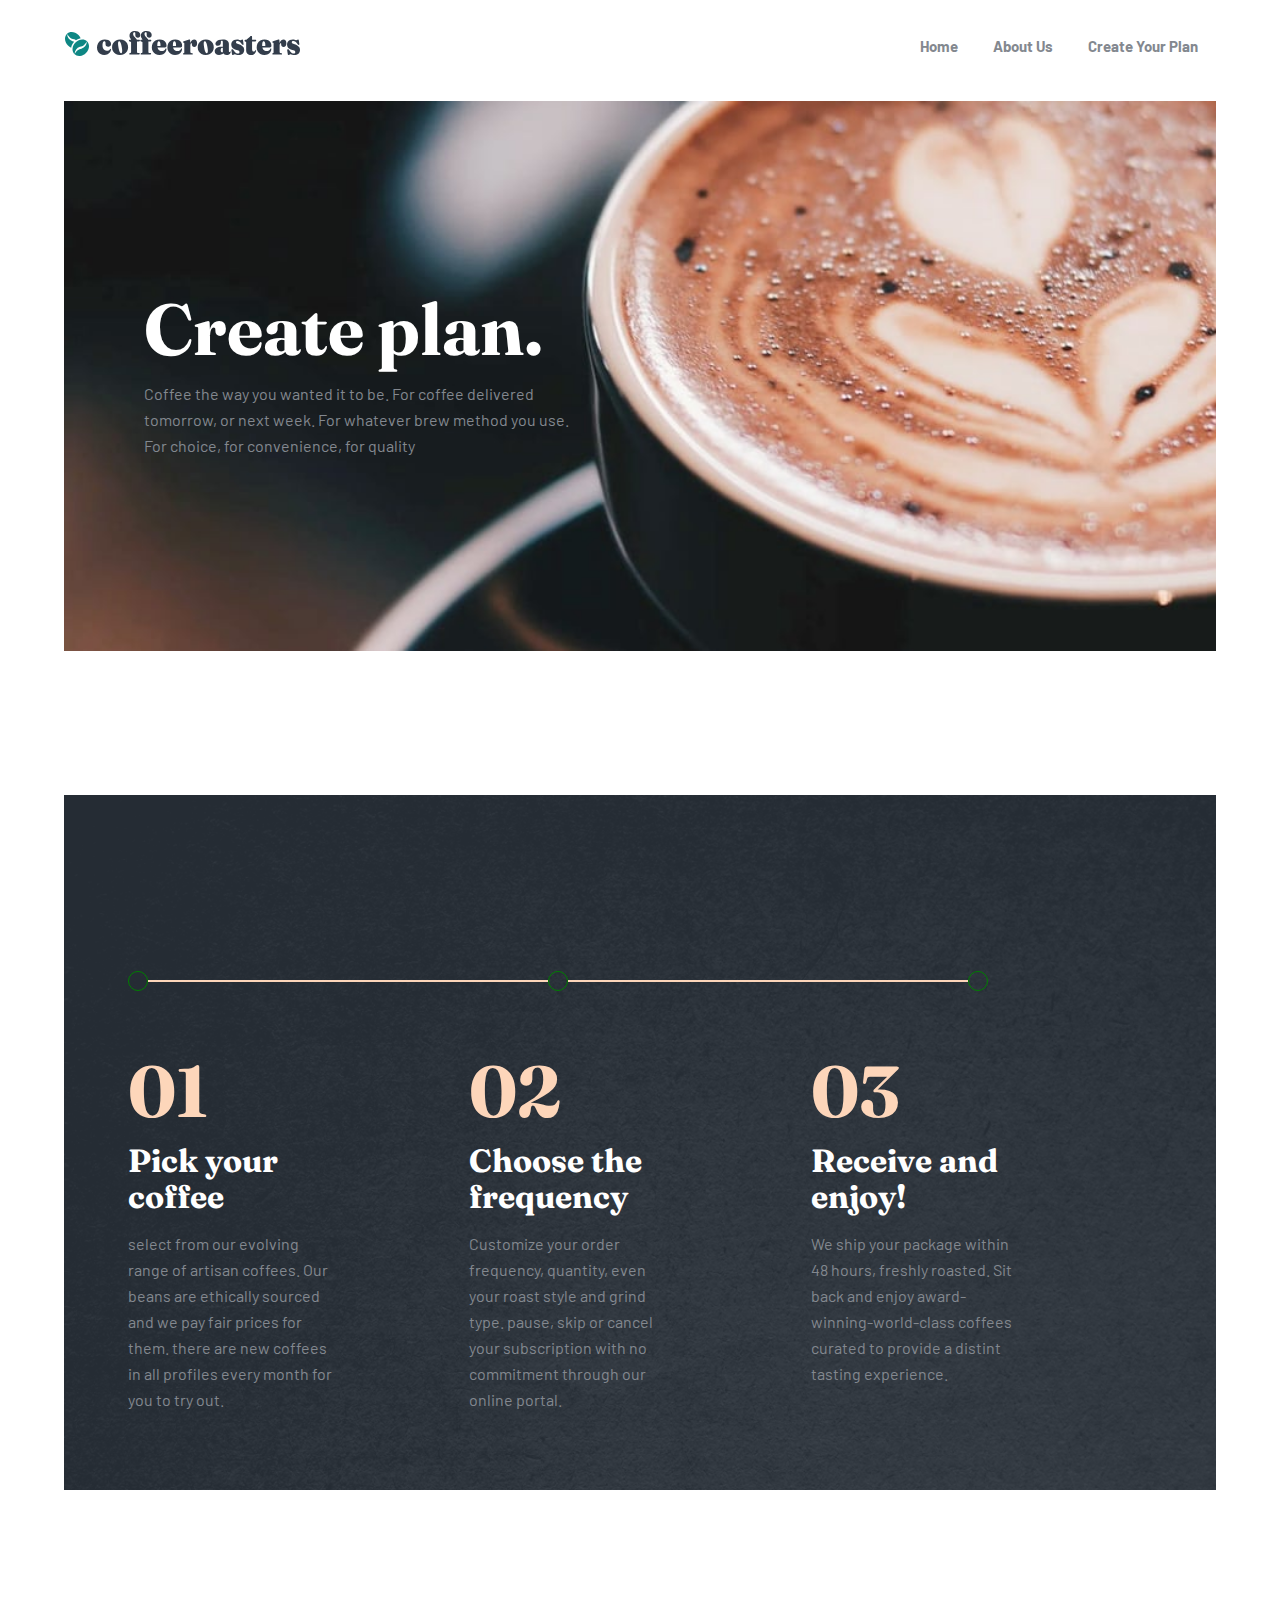
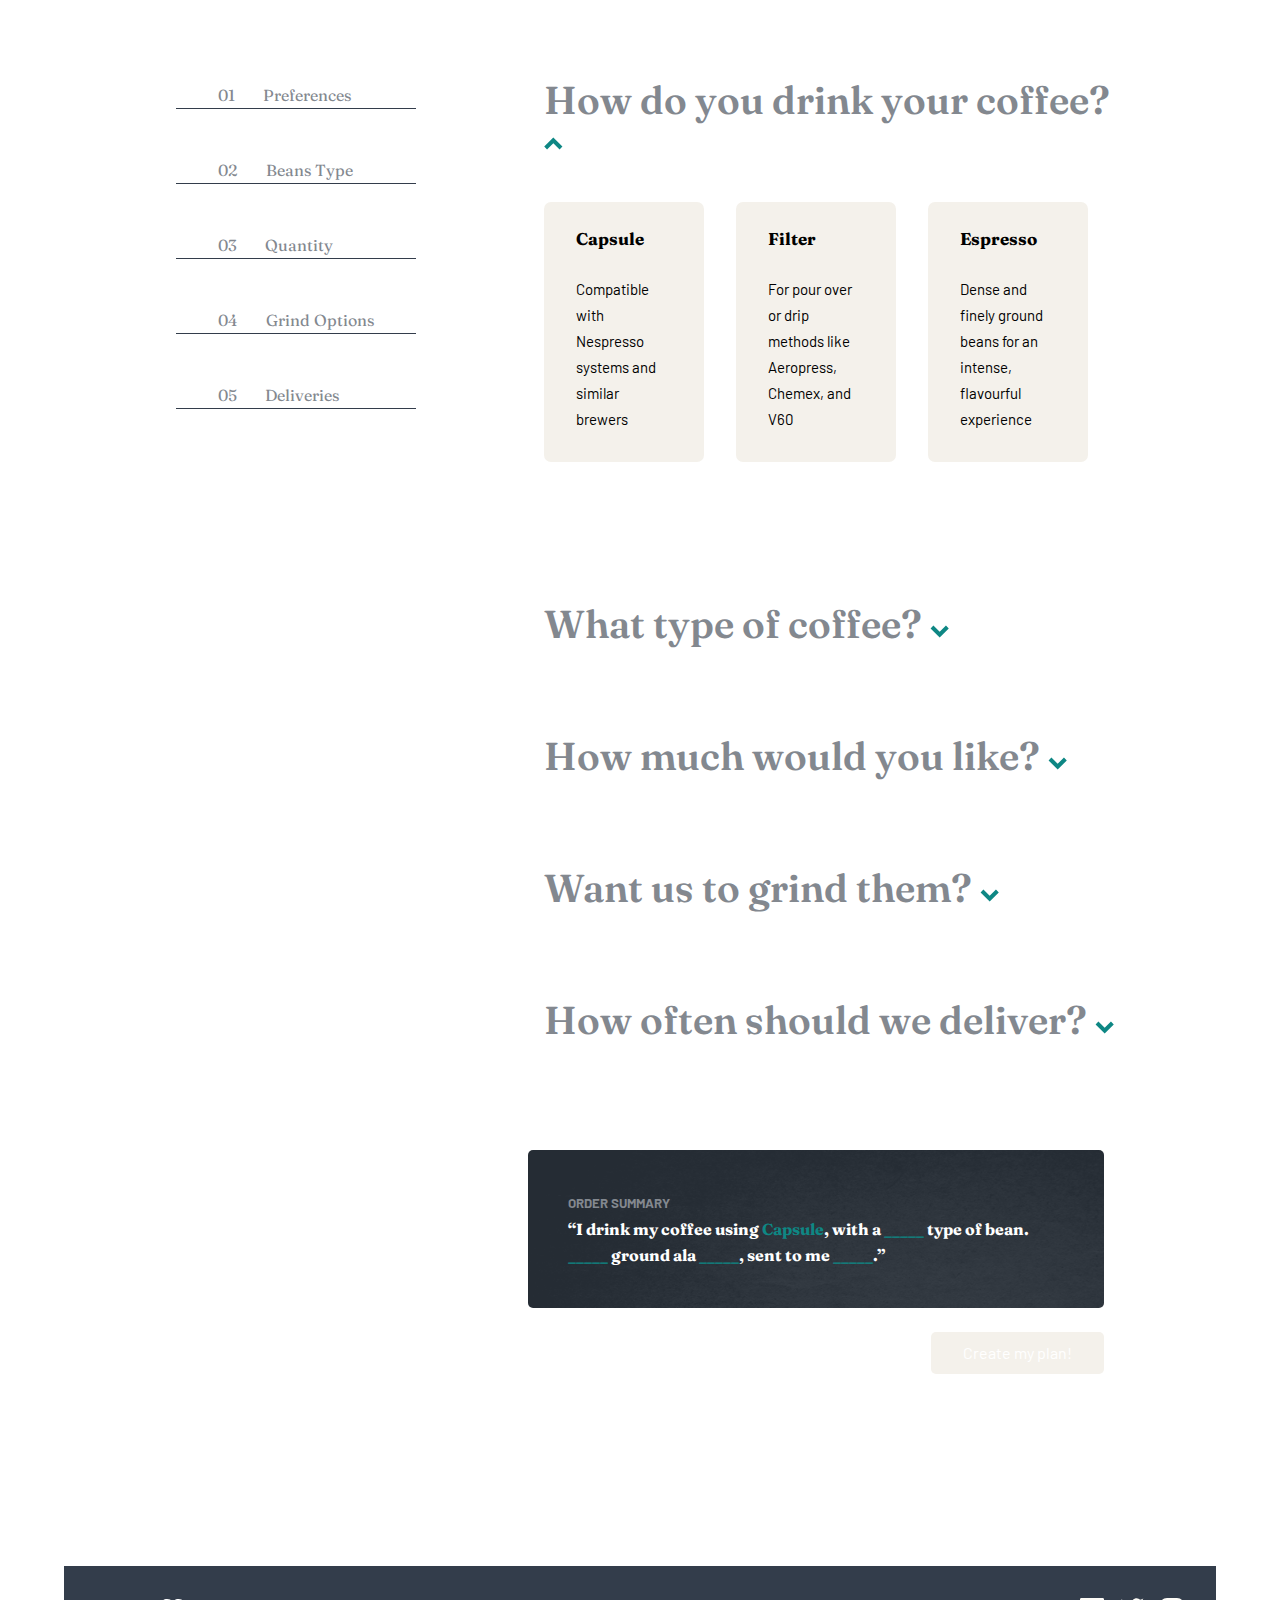
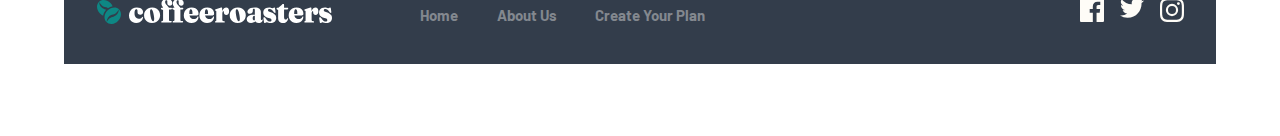
<file: subscribe.html>
<!DOCTYPE html>
<html lang="en">
<head>
    <meta charset="UTF-8">
    <meta http-equiv="X-UA-Compatible" content="IE=edge">
    <meta name="viewport" content="width=device-width, initial-scale=1.0">
    <title>Coffee Roaster Subscription plan</title>
    <link rel="stylesheet" href="./style.css">
    <link rel="stylesheet" href="https://maxcdn.bootstrapcdn.com/font-awesome/4.7.0/css/font-awesome.min.css">
</head>
<body>
    <header id="header">
        <div id="logo">
            <svg width="237" height="27" xmlns="http://www.w3.org/2000/svg"><g fill-rule="nonzero" fill="none"><path d="M40.237 24.95c1.304 0 2.444-.237 3.422-.71.978-.474 1.755-1.124 2.331-1.95.576-.827.907-1.78.994-2.86.011-.199-.019-.345-.09-.438a.374.374 0 00-.268-.157.623.623 0 00-.27.066c-.092.044-.22.143-.382.297-.294.562-.712.962-1.255 1.199-.544.237-1.217.355-2.021.355-.804 0-1.521-.21-2.152-.628-.63-.419-1.127-1.047-1.491-1.884-.364-.838-.546-1.874-.546-3.108 0-.86.079-1.581.236-2.165.158-.584.38-1.022.669-1.314.287-.292.61-.438.97-.438.358 0 .635.138.83.413.196.276.294.683.294 1.223v1.058c0 .893.23 1.595.693 2.108.461.512 1.138.768 2.029.768.87 0 1.556-.25 2.062-.752.505-.501.757-1.193.757-2.074 0-.838-.241-1.595-.725-2.273-.483-.678-1.184-1.215-2.102-1.612-.919-.396-2.046-.595-3.382-.595-1.565 0-2.934.35-4.108 1.05a7.38 7.38 0 00-2.746 2.86C33.33 14.594 33 15.963 33 17.495c0 1.587.315 2.934.945 4.041a6.4 6.4 0 002.584 2.537c1.092.584 2.328.876 3.708.876zm15.728-.033c1.619 0 3.04-.336 4.262-1.008 1.222-.672 2.179-1.584 2.869-2.735.69-1.152 1.034-2.455 1.034-3.91 0-1.531-.33-2.881-.994-4.05a7.107 7.107 0 00-2.77-2.743c-1.185-.661-2.57-.992-4.157-.992-1.597 0-3.01.342-4.237 1.025-1.228.683-2.19 1.606-2.885 2.769-.696 1.162-1.043 2.47-1.043 3.925 0 1.521.331 2.86.994 4.017a7.067 7.067 0 002.779 2.719c1.19.656 2.572.983 4.148.983zm1.239-1.719c-.337.066-.666-.082-.987-.446-.32-.364-.624-.975-.912-1.835-.288-.86-.563-1.989-.823-3.388-.25-1.4-.392-2.551-.424-3.455-.033-.903.032-1.586.195-2.05.163-.462.413-.732.75-.81.337-.065.666.084.986.447.32.364.628.975.921 1.835.294.86.57 1.989.831 3.388.261 1.4.405 2.554.432 3.463.027.91-.043 1.595-.212 2.058-.168.463-.42.727-.757.793zm17.781 1.422c.511 0 .766-.254.766-.76 0-.22-.06-.394-.179-.521-.12-.127-.304-.207-.554-.24l-1.402-.215a.589.589 0 01-.448-.297c-.092-.166-.138-.402-.138-.711V11.579h1.157c.608 0 1.054-.105 1.336-.315.283-.209.424-.479.424-.81 0-.22-.068-.382-.204-.487-.136-.105-.328-.157-.578-.157H72.75l-.015-.087a1.998 1.998 0 00-.264-.64l-.07-.108a8.286 8.286 0 00-.905-1.09 36.96 36.96 0 01-1.075-1.158 6.526 6.526 0 01-.905-1.297 3.138 3.138 0 01-.367-1.488c0-.518.104-.914.31-1.19.207-.275.51-.413.913-.413.315 0 .549.09.7.273.153.181.229.465.229.85v1.472c0 .837.239 1.51.717 2.016.478.507 1.108.76 1.89.76.707 0 1.286-.217 1.736-.652.451-.435.677-1.088.677-1.959 0-.738-.19-1.419-.57-2.041-.38-.623-.954-1.121-1.72-1.496S72.302 1 71.139 1c-1.804 0-3.195.433-4.173 1.298-.977.865-1.466 2.019-1.466 3.462 0 .606.081 1.116.244 1.53.163.412.348.768.554 1.065l.554.802c.123.178.199.363.23.556l.01.097h-1.43a.83.83 0 00-.508.145L65.1 10a.637.637 0 00-.203.488c0 .198.054.366.162.504.11.137.288.267.538.388l.946.314c.206.088.347.185.423.29a.643.643 0 01.115.388v9.554c0 .286-.05.507-.147.66a.73.73 0 01-.408.315l-.7.215a.978.978 0 00-.432.297.77.77 0 00-.139.48c0 .231.068.41.204.537.136.126.312.19.53.19h8.996zm11.377 0c.51 0 .766-.254.766-.76 0-.22-.06-.394-.18-.521-.119-.127-.304-.207-.554-.24l-1.401-.215a.589.589 0 01-.448-.297c-.093-.166-.139-.402-.139-.711V11.579h1.157c.609 0 1.054-.105 1.337-.315.282-.209.423-.479.423-.81 0-.22-.067-.382-.203-.487-.136-.105-.329-.157-.579-.157h-2.414l-.015-.087a1.998 1.998 0 00-.264-.64l-.07-.108a8.286 8.286 0 00-.904-1.09 36.96 36.96 0 01-1.076-1.158 6.526 6.526 0 01-.904-1.297 3.138 3.138 0 01-.367-1.488c0-.518.103-.914.31-1.19.206-.275.51-.413.912-.413.315 0 .55.09.701.273.152.181.228.465.228.85v1.472c0 .837.24 1.51.718 2.016.478.507 1.108.76 1.89.76.706 0 1.285-.217 1.736-.652.45-.435.676-1.088.676-1.959 0-.738-.19-1.419-.57-2.041-.38-.623-.954-1.121-1.72-1.496S83.678 1 82.515 1c-1.803 0-3.194.433-4.172 1.298-.978.865-1.467 2.019-1.467 3.462 0 .606.082 1.116.245 1.53.163.412.347.768.554 1.065l.554.802c.122.178.198.363.229.556l.011.097h-1.43a.83.83 0 00-.509.145l-.053.045a.637.637 0 00-.204.488c0 .198.054.366.163.504.109.137.288.267.538.388l.945.314c.207.088.348.185.424.29a.643.643 0 01.114.388v9.554c0 .286-.049.507-.147.66a.73.73 0 01-.407.315l-.701.215a.978.978 0 00-.432.297.77.77 0 00-.138.48c0 .231.067.41.203.537.136.126.313.19.53.19h8.997zm9.11.33c1.38 0 2.598-.27 3.652-.81 1.054-.54 1.874-1.258 2.46-2.157.588-.898.881-1.887.881-2.966 0-.21-.038-.359-.114-.447a.353.353 0 00-.277-.132.64.64 0 00-.27.074c-.102.05-.22.146-.35.29-.228.705-.676 1.256-1.344 1.653-.668.396-1.437.595-2.306.595-1.359 0-2.445-.466-3.26-1.397-.478-.546-.816-1.273-1.013-2.18l-.016-.076h7.45c.472 0 .841-.125 1.11-.374l.064-.064c.272-.292.407-.692.407-1.199 0-1.168-.274-2.228-.823-3.181-.548-.954-1.333-1.708-2.355-2.265-1.021-.556-2.238-.835-3.65-.835-1.663 0-3.087.33-4.271.992a6.684 6.684 0 00-2.714 2.769c-.624 1.184-.937 2.564-.937 4.14 0 1.499.323 2.818.97 3.959A6.821 6.821 0 0091.463 24c1.152.634 2.489.95 4.01.95zm-2.127-8.878a12.966 12.966 0 01-.024-.791c0-1.036.076-1.851.229-2.446.152-.595.347-1.017.586-1.265.24-.248.506-.372.799-.372.38 0 .736.325 1.068.976.33.65.497 1.73.497 3.24 0 .462-.207.693-.62.693h-2.533l-.002-.035zm17.71 8.878c1.38 0 2.596-.27 3.65-.81 1.054-.54 1.875-1.258 2.461-2.157.587-.898.88-1.887.88-2.966 0-.21-.038-.359-.114-.447a.353.353 0 00-.277-.132.64.64 0 00-.269.074c-.103.05-.22.146-.35.29-.228.705-.676 1.256-1.345 1.653-.668.396-1.437.595-2.306.595-1.358 0-2.445-.466-3.26-1.397-.477-.546-.815-1.273-1.013-2.18l-.016-.076h7.451c.471 0 .841-.125 1.109-.374l.065-.064c.271-.292.407-.692.407-1.199 0-1.168-.274-2.228-.823-3.181-.549-.954-1.334-1.708-2.355-2.265-1.022-.556-2.239-.835-3.651-.835-1.663 0-3.086.33-4.27.992a6.684 6.684 0 00-2.714 2.769c-.625 1.184-.937 2.564-.937 4.14 0 1.499.323 2.818.97 3.959A6.821 6.821 0 00107.044 24c1.152.634 2.488.95 4.01.95zm-2.129-8.878a12.966 12.966 0 01-.023-.791c0-1.036.076-1.851.228-2.446.152-.595.348-1.017.587-1.265s.505-.372.798-.372c.38 0 .737.325 1.068.976.331.65.497 1.73.497 3.24 0 .462-.206.693-.62.693h-2.533l-.002-.035zm19.079 8.548c.26 0 .46-.069.595-.207a.732.732 0 00.204-.537.82.82 0 00-.147-.488c-.098-.137-.26-.223-.489-.256l-1.222-.248a.647.647 0 01-.457-.339c-.098-.181-.146-.427-.146-.735v-5.818c0-.65.038-1.185.114-1.604.076-.418.187-.73.334-.933.146-.204.318-.306.513-.306.196 0 .337.071.424.215.087.143.136.341.147.595l.016.66c.022.75.225 1.329.611 1.736.386.408.98.612 1.785.612.826 0 1.5-.298 2.02-.893.522-.595.783-1.526.783-2.793 0-1.278-.25-2.231-.75-2.86-.5-.628-1.217-.942-2.151-.942-.771 0-1.483.24-2.135.72-.652.479-1.176 1.211-1.573 2.198a6.529 6.529 0 00-.182.515l-.028.094-.124-2.568c-.029-.304-.082-.525-.158-.663l-.03-.048c-.092-.132-.23-.198-.415-.198-.13 0-.288.022-.473.066a4.95 4.95 0 00-.684.231l-4.63 1.34c-.26.098-.445.217-.553.355a.74.74 0 00-.163.47.64.64 0 00.106.38c.07.1.182.194.334.282l.424.05a.618.618 0 01.301.272c.06.116.09.306.09.57v8.397c0 .33-.027.568-.082.71a.552.552 0 01-.293.315l-.375.149c-.141.099-.253.206-.334.322a.743.743 0 00-.122.438c0 .231.068.413.203.545.136.133.324.199.563.199h8.149zm13.626.297c1.619 0 3.04-.336 4.262-1.008 1.222-.672 2.178-1.584 2.868-2.735.69-1.152 1.035-2.455 1.035-3.91 0-1.531-.331-2.881-.994-4.05a7.107 7.107 0 00-2.77-2.743c-1.185-.661-2.57-.992-4.157-.992-1.597 0-3.01.342-4.238 1.025-1.227.683-2.189 1.606-2.884 2.769-.696 1.162-1.043 2.47-1.043 3.925 0 1.521.33 2.86.994 4.017a7.067 7.067 0 002.779 2.719c1.19.656 2.572.983 4.148.983zm1.238-1.719c-.336.066-.665-.082-.986-.446-.32-.364-.624-.975-.912-1.835-.288-.86-.563-1.989-.824-3.388-.25-1.4-.39-2.551-.423-3.455-.033-.903.032-1.586.195-2.05.163-.462.413-.732.75-.81.337-.065.666.084.986.447.32.364.628.975.921 1.835.293.86.57 1.989.831 3.388.261 1.4.405 2.554.432 3.463.027.91-.043 1.595-.212 2.058-.168.463-.42.727-.758.793zm19.852 1.752c.913 0 1.663-.168 2.25-.504.586-.336 1.023-.735 1.311-1.198.288-.463.432-.887.432-1.273a.751.751 0 00-.106-.413.324.324 0 00-.285-.165.32.32 0 00-.147.033.325.325 0 00-.114.099c-.054.198-.138.336-.252.413a.643.643 0 01-.367.116c-.185 0-.323-.064-.416-.19-.092-.127-.138-.295-.138-.504v-7.306c0-1.455-.492-2.581-1.475-3.38-.984-.8-2.524-1.199-4.62-1.199-1.63 0-2.992.204-4.084.612-1.092.408-1.912.928-2.46 1.562-.55.634-.824 1.28-.824 1.942 0 .705.204 1.242.611 1.612.408.369.997.553 1.769.553.945 0 1.69-.256 2.233-.768.543-.513.815-1.177.815-1.992v-1.256c0-.309.095-.548.285-.72.19-.17.426-.255.709-.255.304 0 .546.113.725.338.18.226.27.532.27.918l-.001 4.818-.087-.019a5.455 5.455 0 00-.91-.087l-.176-.001c-2.337 0-4.078.396-5.224 1.19-1.146.793-1.72 1.9-1.72 3.322 0 1.08.394 1.967 1.182 2.661.788.694 1.834 1.041 3.137 1.041.978 0 1.891-.2 2.739-.603.635-.302 1.152-.698 1.55-1.188l.022-.03.024.075c.125.357.354.677.688.96l.103.084c.603.468 1.454.702 2.551.702zm-4.563-2.578c-.435 0-.786-.18-1.052-.537-.266-.358-.4-.907-.4-1.645 0-.771.129-1.355.384-1.752s.595-.595 1.019-.595c.25 0 .467.025.652.074l.08.025v4.242l-.052.03c-.174.09-.353.142-.538.155l-.093.003zM174.212 25c1.934 0 3.417-.446 4.45-1.339 1.032-.892 1.548-2.11 1.548-3.653 0-.936-.174-1.757-.522-2.463-.348-.705-.956-1.33-1.825-1.876-.87-.545-2.092-1.06-3.668-1.545-.586-.187-1.04-.377-1.36-.57-.321-.193-.541-.4-.66-.62-.12-.22-.18-.457-.18-.71 0-.376.136-.679.408-.91.271-.231.673-.347 1.206-.347.739 0 1.437.248 2.094.744.657.496 1.383 1.344 2.176 2.545.206.254.413.438.62.554.206.116.401.151.586.107a.574.574 0 00.424-.454c.054-.237.043-.576-.033-1.017l-.424-3.041c-.043-.32-.125-.545-.244-.678a.607.607 0 00-.473-.198c-.174 0-.39.06-.652.182-.26.121-.519.245-.774.372-.255.126-.448.19-.578.19-.12 0-.297-.066-.53-.199-.234-.132-.562-.264-.986-.396-.424-.133-.973-.199-1.646-.199-1.12 0-2.127.204-3.024.612-.896.408-1.603.989-2.119 1.744-.516.755-.774 1.655-.774 2.702 0 .926.193 1.736.579 2.43.386.694.975 1.29 1.768 1.785.793.496 1.793.898 3 1.207.781.209 1.382.421 1.8.636.418.215.706.45.864.703.158.253.236.534.236.842 0 .408-.136.744-.407 1.009-.272.264-.685.396-1.239.396a3.417 3.417 0 01-1.491-.338c-.473-.226-.96-.615-1.459-1.166-.5-.55-1.06-1.305-1.679-2.264-.184-.254-.394-.43-.627-.53a.84.84 0 00-.71.017c-.227.089-.374.276-.44.562-.064.287-.048.64.05 1.058l.505 3.29c.076.33.185.55.326.66.141.11.293.166.456.166.185 0 .41-.06.677-.182l.798-.363c.267-.122.481-.182.644-.182.163 0 .378.06.644.182a7.51 7.51 0 001.043.363c.43.121.97.182 1.622.182zm12.908-.05c.978 0 1.826-.19 2.543-.57a4.366 4.366 0 001.703-1.587c.418-.677.666-1.462.742-2.355.01-.253-.025-.421-.106-.504a.242.242 0 00-.286-.058c-.13.198-.266.397-.407.595-.141.198-.29.377-.448.537-.158.16-.334.29-.53.389-.195.099-.407.148-.636.148-.532 0-.937-.198-1.214-.595-.277-.396-.415-1.008-.415-1.834v-7.537h2.444c.555 0 .97-.096 1.244-.286l.06-.045c.272-.22.408-.485.408-.793 0-.22-.065-.383-.196-.488-.13-.105-.315-.157-.554-.157h-3.407V6.85c0-.294-.055-.518-.167-.672l-.044-.055c-.142-.154-.337-.231-.587-.231a1.21 1.21 0 00-.652.206 2.83 2.83 0 00-.652.603l-3.015 2.53c-.185.23-.332.385-.44.462a.541.541 0 01-.31.116h-.799a.861.861 0 00-.603.223.738.738 0 00-.244.57c0 .188.027.345.081.471.055.127.174.235.359.323l.766.248c.174.077.283.176.326.297.043.121.065.298.065.53v7.47c0 1.73.416 2.997 1.247 3.802.831.804 2.073 1.206 3.724 1.206zm13.218 0c1.38 0 2.597-.27 3.651-.81 1.054-.54 1.875-1.258 2.462-2.157.586-.898.88-1.887.88-2.966 0-.21-.038-.359-.114-.447a.353.353 0 00-.278-.132.64.64 0 00-.268.074c-.104.05-.22.146-.35.29-.23.705-.677 1.256-1.346 1.653-.668.396-1.437.595-2.306.595-1.358 0-2.445-.466-3.26-1.397-.477-.546-.815-1.273-1.013-2.18l-.016-.076h7.451c.472 0 .841-.125 1.109-.374l.065-.064c.271-.292.407-.692.407-1.199 0-1.168-.274-2.228-.823-3.181-.549-.954-1.334-1.708-2.355-2.265-1.022-.556-2.238-.835-3.651-.835-1.662 0-3.086.33-4.27.992a6.684 6.684 0 00-2.714 2.769c-.625 1.184-.937 2.564-.937 4.14 0 1.499.323 2.818.97 3.959A6.821 6.821 0 00196.329 24c1.152.634 2.488.95 4.01.95zm-2.128-8.878a12.966 12.966 0 01-.023-.791c0-1.036.076-1.851.228-2.446.152-.595.348-1.017.587-1.265.24-.248.505-.372.799-.372.38 0 .736.325 1.067.976.332.65.497 1.73.497 3.24 0 .462-.206.693-.619.693h-2.534l-.002-.035zm19.08 8.548c.26 0 .458-.069.594-.207a.732.732 0 00.204-.537.82.82 0 00-.147-.488c-.098-.137-.26-.223-.489-.256l-1.222-.248a.647.647 0 01-.457-.339c-.097-.181-.146-.427-.146-.735v-5.818c0-.65.038-1.185.114-1.604.076-.418.187-.73.334-.933.147-.204.318-.306.513-.306.196 0 .337.071.424.215.087.143.136.341.147.595l.016.66c.022.75.225 1.329.611 1.736.386.408.98.612 1.785.612.826 0 1.5-.298 2.021-.893.522-.595.782-1.526.782-2.793 0-1.278-.25-2.231-.75-2.86-.5-.628-1.216-.942-2.15-.942-.772 0-1.484.24-2.136.72-.652.479-1.176 1.211-1.573 2.198a6.529 6.529 0 00-.182.515l-.028.095-.124-2.569c-.029-.304-.081-.525-.158-.663l-.03-.048c-.092-.132-.23-.198-.415-.198-.13 0-.288.022-.473.066a4.95 4.95 0 00-.684.231l-4.629 1.34c-.26.098-.446.217-.554.355a.74.74 0 00-.163.47.64.64 0 00.106.38c.07.1.182.194.334.282l.424.05a.618.618 0 01.301.272c.06.116.09.306.09.57v8.397c0 .33-.027.568-.082.71a.552.552 0 01-.293.315l-.375.149c-.141.099-.253.206-.334.322a.743.743 0 00-.122.438c0 .231.068.413.203.545.136.133.324.199.563.199h8.15zm12.712.38c1.934 0 3.417-.446 4.45-1.339 1.032-.892 1.548-2.11 1.548-3.653 0-.936-.174-1.757-.522-2.463-.347-.705-.956-1.33-1.825-1.876-.87-.545-2.092-1.06-3.667-1.545-.587-.187-1.04-.377-1.361-.57-.32-.193-.54-.4-.66-.62-.12-.22-.18-.457-.18-.71 0-.376.136-.679.408-.91.272-.231.674-.347 1.206-.347.739 0 1.437.248 2.094.744.658.496 1.383 1.344 2.176 2.545.207.254.413.438.62.554.206.116.402.151.586.107a.574.574 0 00.424-.454c.054-.237.044-.576-.032-1.017l-.424-3.041c-.044-.32-.125-.545-.245-.678a.607.607 0 00-.472-.198c-.174 0-.392.06-.652.182-.261.121-.52.245-.774.372-.256.126-.449.19-.58.19-.119 0-.295-.066-.529-.199-.233-.132-.562-.264-.986-.396-.424-.133-.972-.199-1.646-.199-1.12 0-2.127.204-3.023.612-.897.408-1.603.989-2.12 1.744-.515.755-.773 1.655-.773 2.702 0 .926.192 1.736.578 2.43.386.694.975 1.29 1.769 1.785.793.496 1.792.898 2.999 1.207.782.209 1.382.421 1.8.636.419.215.707.45.864.703.158.253.237.534.237.842 0 .408-.136.744-.408 1.009-.271.264-.684.396-1.238.396a3.417 3.417 0 01-1.492-.338c-.472-.226-.959-.615-1.459-1.166-.5-.55-1.059-1.305-1.678-2.264-.185-.254-.394-.43-.628-.53a.84.84 0 00-.709.017c-.228.089-.375.276-.44.562-.065.287-.049.64.049 1.058l.505 3.29c.076.33.185.55.326.66.142.11.294.166.457.166.184 0 .41-.06.676-.182l.799-.363c.266-.122.48-.182.643-.182.163 0 .378.06.644.182a7.51 7.51 0 001.043.363c.43.121.97.182 1.622.182z" fill="#333D4B"/><path d="M23.123 11.378c2.89 2.89 2.387 8.1-1.126 11.613-1.688 1.687-3.813 2.74-5.987 2.965-.29.029-.576.044-.856.044-1.87 0-3.539-.656-4.769-1.886-1.416-1.414-2.07-3.412-1.839-5.625.224-2.173 1.277-4.299 2.964-5.986 3.515-3.512 8.724-4.019 11.613-1.125zm-.18.18c-.961 1.16-1.67 2.482-2.851 3.453-1.257 1.033-2.64 1.41-4.161 1.85-3.338.97-4.988 3.791-5.369 7.075 1.043-1.253 1.808-2.657 3.125-3.663 1.152-.88 2.398-1.227 3.754-1.598 3.411-.936 5.105-3.781 5.502-7.117zM14.49 5.003a10.573 10.573 0 012.165 3.151c-1.68.29-3.308.992-4.75 2.046a7.17 7.17 0 00-1.837-.84c-1.519-.44-2.903-.816-4.16-1.85-1.18-.971-1.889-2.296-2.852-3.454.396 3.336 2.091 6.182 5.502 7.118.576.157 1.128.32 1.666.511-1.626 1.713-2.696 3.8-3.07 5.97A10.607 10.607 0 014 15.491C.492 11.978-.014 6.768 2.877 3.878 5.766.986 10.975 1.49 14.489 5.003z" fill="#0E8784"/></g></svg>
        </div>
        <nav class="top-nav">
            <i class="fa fa-bars"></i>
            <ul>
                <li><a href="./index.html">Home</a></li>
                <li><a href="./about.html">About Us</a></li>
                <li><a href="./subscribe.html">Create Your Plan</a></li>
            </ul>
        </nav>
    </header>
    <div class="part-1">
        <div class="create-plan">
            <h1>Create plan.</h1>
            <p id="create-paragraph">Coffee the way you wanted it to be. For coffee delivered tomorrow, or next week. For whatever brew method you use. For choice, for convenience, for quality</p>
        </div>
    </div>

    <div class="steps">
        <div class="step-line plan-line">
            <div class="circle"></div>
        <div class="line"></div>
        <div class="circle"></div>
        <div class="line"></div>
        <div class="circle"></div>
        </div>
        <div class="num-container">
        <div class="select-coffee how-to">
            <h1 class="numbers">01</h1>
            <h3>Pick your coffee</h3>
            <p>select from our evolving range of artisan coffees. Our beans are ethically sourced and we pay fair prices
                for them. there are new coffees in all profiles every month for you to try out.</p>
        </div>
        <div class="frequency how-to">
            <h1 class="numbers">02</h1>
            <h3>Choose the frequency</h3>
            <p>Customize your order frequency, quantity, even your roast style and grind type. pause, skip or cancel
                your subscription with no commitment through our online portal.</p>
        </div>
        <div class="coffee-ready how-to">
            <h1 class="numbers">03</h1>
            <h3>Receive and enjoy!</h3>
            <p>We ship your package within 48 hours, freshly roasted. Sit back and enjoy award-winning-world-class
                coffees curated to provide a distint tasting experience.</p>
        </div>
    </div>
    </div>
    <div class="order">
        <div class="head">
           <ul>
            <li><a href="#arrow-1" id="p-arrow-1"><span id="a1-span">01</span> Preferences</a></li>
            <li><a href="#arrow-2" id="p-arrow-2"><span id="a2-span">02</span> Beans Type</a></li>
            <li><a href="#arrow-3" id="p-arrow-3"><span id="a3-span">03</span> Quantity</a></li>
            <li><a href="#arrow-4" id="p-arrow-4"><span id="a4-span">04</span> Grind Options</a></li>
            <li><a href="#arrow-5" id="p-arrow-5"><span id="a5-span">05</span> Deliveries</a></li>
           </ul>
        </div>
        <div class="details">
            <div id="preference" class="questions">
                <h3>How do you drink your coffee?
                    <img id="arrow-1" src="./assets/plan/desktop/icon-arrow.svg" alt="">
                </h3>
                <div id="pref-option" class="options option-def">
                    <div id="capsule" class="select preferences">
                        <h5>Capsule</h5>
                        <p>Compatible with Nespresso systems and similar brewers</p>
                    </div>
                    <div id="filter" class="select preferences">
                        <h5>Filter</h5>
                        <p>For pour over or drip methods like Aeropress, Chemex, and V60</p>
                    </div>
                    <div id="espresso" class="select preferences">
                        <h5>Espresso</h5>
                        <p>Dense and finely ground beans for an intense, flavourful experience</p>
                    </div>
                </div>
            </div>
            <div id="Beans-type" class="questions">
                <h3>What type of coffee?
                    <img id="arrow-2" src="./assets/plan/desktop/icon-arrow.svg" alt="">
                </h3>
                <div id="type-option" class="options view-state">
                    <div id="origin" class="select bean-types">
                        <h5>Single Origin</h5>
                        <p>Distinct, high quality coffee from a specific family-owned farm</p>
                    </div>
                    <div id="decaf" class="select bean-types">
                        <h5>Decaf</h5>
                        <p>Just like regular coffee, except the caffeine has been removed</p>
                    </div>
                    <div id="blended" class="select bean-types">
                        <h5>Blended</h5>
                        <p>Combination of two or three dark roasted beans of organic coffees</p>
                    </div>
                </div>
            </div>
            <div id="quantity" class="questions">
                <h3>How much would you like?
                    <img class="toggler" id="arrow-3" src="./assets/plan/desktop/icon-arrow.svg" alt="">
                </h3>
                <div id="quantity-option" class="options view-state">
                    <div id="small" class="select quantity">
                        <h5>250g</h5>
                        <p>Perfect for the solo drinker. Yields about 12 delicious cups.</p>
                    </div>
                    <div id="medium" class="select quantity">
                        <h5>500g</h5>
                        <p>Perfect option for a couple. Yields about 40 delectable cups.</p>
                    </div>
                    <div id="large" class="select quantity">
                        <h5>1000g</h5>
                        <p>Perfect for offices and events. Yields about 90 delightful cups.</p>
                    </div>
                </div>
            </div>
            <div id="grind" class="questions">
                <h3 id="grind-heading">Want us to grind them?
                    <img class="arrow-4" id="grind-toggler" src="./assets/plan/desktop/icon-arrow.svg" alt="">
                </h3>
                <div id="grind-option" class="options view-state">
                    <div id="wholebean" class="select grind-option">
                        <h5>Wholebean</h5>
                        <p>Best choice if you cherish the full sensory experience</p>
                    </div>
                    <div id="filt" class="select grind-option">
                        <h5>Filter</h5>
                        <p>For drip or pour-over coffee methods such as v60 or Aeropress</p>
                    </div>
                    <div id="cafetiere" class="select grind-option">
                        <h5>Cafetiére</h5>
                        <p>Course ground beans specially suited for french press coffee</p>
                    </div>
                </div>
            </div>
            <div id="delivery" class="questions">
                <h3>How often should we deliver?
                    <img id="arrow-5" src="./assets/plan/desktop/icon-arrow.svg" alt="">
                </h3>
                <div id="delivery-option" class="options view-state order-cards">
                    <div id="one-week" class="select deliveries">
                        <h5>Every week</h5>
                        <p><span>$7.20</span> per shipment.Includes free first-class shipping.</p>
                    </div>
                    <div id="two-weeks" class="select deliveries">
                        <h5>Every 2 weeks</h5>
                        <p><span>$9.60</span> per shipment.Includes free priority shipping.</p>
                    </div>
                    <div id="month" class="select deliveries">
                        <h5>Every month</h5>
                        <p><span>$12.00</span> per shipment.Includes free priority shipping</p>
                    </div>
                </div>
            </div>
            <div class="summary">
                <h5>order summary</h5>
                <q id="selected-pref">I drink my coffee <content id="using-or-as">using</content> <span id="preferences-text">Capsule</span>, with a
                    <span id="type-text">_____</span> type of bean. <span id=quantity-text>_____</span> <span id="filter-or-espresso">ground ala <span id="grind-options-text">_____</span></span>, sent to me <span id="deliveries-text">_____</span>.</q>
            </div>
            <div class="button">
                <a href="#modal-bg" id="show" class="subscribe-button">Create my plan!</a>
            </div>
            <h3 id="message"></h3>
        </div>
    </div>

    <div id="modal-bg" class="modal-bg">
        <div class="modal-box">
            <div class="modal-title">
                <h1>Order Summary</h1>
            </div>
                   <div class="preference"></div>
                    <p>Is this correct? You can proceed to checkout or go back to plan selection if something is off. Subscription discount codes can also be redeemed at the checkout</p>              
                    <div class="modal_price_and_button">
                        <h2>$<span id="price-per-month"></span>/mon</h2>    
                        <a href="./subscribe.html" class="checkout"><span class="checkout_text">Checkout</span></a>
                    </div>
        </div>
    </div>

    <script type="text/javascript">

        const button = document.querySelector('#show');
        const dialog = document.getElementById('modal-bg');
        
      
        button.addEventListener('click', ()=> {
      
            const selected = document.querySelector('#selected-pref').innerHTML;
      
            document.querySelector('.preference').innerHTML = `"${selected}"`;
            dialog.classList.add("bg-active");
        })

        dialog.addEventListener("click", ()=>{
              dialog.classList.remove("bg-active");
            })   
    </script>

    <footer id="footer">
        <div id="logo">
            <svg width="237" height="27" xmlns="http://www.w3.org/2000/svg"><g fill-rule="nonzero" fill="none"><path d="M40.237 24.95c1.304 0 2.444-.237 3.422-.71.978-.474 1.755-1.124 2.331-1.95.576-.827.907-1.78.994-2.86.011-.199-.019-.345-.09-.438a.374.374 0 00-.268-.157.623.623 0 00-.27.066c-.092.044-.22.143-.382.297-.294.562-.712.962-1.255 1.199-.544.237-1.217.355-2.021.355-.804 0-1.521-.21-2.152-.628-.63-.419-1.127-1.047-1.491-1.884-.364-.838-.546-1.874-.546-3.108 0-.86.079-1.581.236-2.165.158-.584.38-1.022.669-1.314.287-.292.61-.438.97-.438.358 0 .635.138.83.413.196.276.294.683.294 1.223v1.058c0 .893.23 1.595.693 2.108.461.512 1.138.768 2.029.768.87 0 1.556-.25 2.062-.752.505-.501.757-1.193.757-2.074 0-.838-.241-1.595-.725-2.273-.483-.678-1.184-1.215-2.102-1.612-.919-.396-2.046-.595-3.382-.595-1.565 0-2.934.35-4.108 1.05a7.38 7.38 0 00-2.746 2.86C33.33 14.594 33 15.963 33 17.495c0 1.587.315 2.934.945 4.041a6.4 6.4 0 002.584 2.537c1.092.584 2.328.876 3.708.876zm15.728-.033c1.619 0 3.04-.336 4.262-1.008 1.222-.672 2.179-1.584 2.869-2.735.69-1.152 1.034-2.455 1.034-3.91 0-1.531-.33-2.881-.994-4.05a7.107 7.107 0 00-2.77-2.743c-1.185-.661-2.57-.992-4.157-.992-1.597 0-3.01.342-4.237 1.025-1.228.683-2.19 1.606-2.885 2.769-.696 1.162-1.043 2.47-1.043 3.925 0 1.521.331 2.86.994 4.017a7.067 7.067 0 002.779 2.719c1.19.656 2.572.983 4.148.983zm1.239-1.719c-.337.066-.666-.082-.987-.446-.32-.364-.624-.975-.912-1.835-.288-.86-.563-1.989-.823-3.388-.25-1.4-.392-2.551-.424-3.455-.033-.903.032-1.586.195-2.05.163-.462.413-.732.75-.81.337-.065.666.084.986.447.32.364.628.975.921 1.835.294.86.57 1.989.831 3.388.261 1.4.405 2.554.432 3.463.027.91-.043 1.595-.212 2.058-.168.463-.42.727-.757.793zm17.781 1.422c.511 0 .766-.254.766-.76 0-.22-.06-.394-.179-.521-.12-.127-.304-.207-.554-.24l-1.402-.215a.589.589 0 01-.448-.297c-.092-.166-.138-.402-.138-.711V11.579h1.157c.608 0 1.054-.105 1.336-.315.283-.209.424-.479.424-.81 0-.22-.068-.382-.204-.487-.136-.105-.328-.157-.578-.157H72.75l-.015-.087a1.998 1.998 0 00-.264-.64l-.07-.108a8.286 8.286 0 00-.905-1.09 36.96 36.96 0 01-1.075-1.158 6.526 6.526 0 01-.905-1.297 3.138 3.138 0 01-.367-1.488c0-.518.104-.914.31-1.19.207-.275.51-.413.913-.413.315 0 .549.09.7.273.153.181.229.465.229.85v1.472c0 .837.239 1.51.717 2.016.478.507 1.108.76 1.89.76.707 0 1.286-.217 1.736-.652.451-.435.677-1.088.677-1.959 0-.738-.19-1.419-.57-2.041-.38-.623-.954-1.121-1.72-1.496S72.302 1 71.139 1c-1.804 0-3.195.433-4.173 1.298-.977.865-1.466 2.019-1.466 3.462 0 .606.081 1.116.244 1.53.163.412.348.768.554 1.065l.554.802c.123.178.199.363.23.556l.01.097h-1.43a.83.83 0 00-.508.145L65.1 10a.637.637 0 00-.203.488c0 .198.054.366.162.504.11.137.288.267.538.388l.946.314c.206.088.347.185.423.29a.643.643 0 01.115.388v9.554c0 .286-.05.507-.147.66a.73.73 0 01-.408.315l-.7.215a.978.978 0 00-.432.297.77.77 0 00-.139.48c0 .231.068.41.204.537.136.126.312.19.53.19h8.996zm11.377 0c.51 0 .766-.254.766-.76 0-.22-.06-.394-.18-.521-.119-.127-.304-.207-.554-.24l-1.401-.215a.589.589 0 01-.448-.297c-.093-.166-.139-.402-.139-.711V11.579h1.157c.609 0 1.054-.105 1.337-.315.282-.209.423-.479.423-.81 0-.22-.067-.382-.203-.487-.136-.105-.329-.157-.579-.157h-2.414l-.015-.087a1.998 1.998 0 00-.264-.64l-.07-.108a8.286 8.286 0 00-.904-1.09 36.96 36.96 0 01-1.076-1.158 6.526 6.526 0 01-.904-1.297 3.138 3.138 0 01-.367-1.488c0-.518.103-.914.31-1.19.206-.275.51-.413.912-.413.315 0 .55.09.701.273.152.181.228.465.228.85v1.472c0 .837.24 1.51.718 2.016.478.507 1.108.76 1.89.76.706 0 1.285-.217 1.736-.652.45-.435.676-1.088.676-1.959 0-.738-.19-1.419-.57-2.041-.38-.623-.954-1.121-1.72-1.496S83.678 1 82.515 1c-1.803 0-3.194.433-4.172 1.298-.978.865-1.467 2.019-1.467 3.462 0 .606.082 1.116.245 1.53.163.412.347.768.554 1.065l.554.802c.122.178.198.363.229.556l.011.097h-1.43a.83.83 0 00-.509.145l-.053.045a.637.637 0 00-.204.488c0 .198.054.366.163.504.109.137.288.267.538.388l.945.314c.207.088.348.185.424.29a.643.643 0 01.114.388v9.554c0 .286-.049.507-.147.66a.73.73 0 01-.407.315l-.701.215a.978.978 0 00-.432.297.77.77 0 00-.138.48c0 .231.067.41.203.537.136.126.313.19.53.19h8.997zm9.11.33c1.38 0 2.598-.27 3.652-.81 1.054-.54 1.874-1.258 2.46-2.157.588-.898.881-1.887.881-2.966 0-.21-.038-.359-.114-.447a.353.353 0 00-.277-.132.64.64 0 00-.27.074c-.102.05-.22.146-.35.29-.228.705-.676 1.256-1.344 1.653-.668.396-1.437.595-2.306.595-1.359 0-2.445-.466-3.26-1.397-.478-.546-.816-1.273-1.013-2.18l-.016-.076h7.45c.472 0 .841-.125 1.11-.374l.064-.064c.272-.292.407-.692.407-1.199 0-1.168-.274-2.228-.823-3.181-.548-.954-1.333-1.708-2.355-2.265-1.021-.556-2.238-.835-3.65-.835-1.663 0-3.087.33-4.271.992a6.684 6.684 0 00-2.714 2.769c-.624 1.184-.937 2.564-.937 4.14 0 1.499.323 2.818.97 3.959A6.821 6.821 0 0091.463 24c1.152.634 2.489.95 4.01.95zm-2.127-8.878a12.966 12.966 0 01-.024-.791c0-1.036.076-1.851.229-2.446.152-.595.347-1.017.586-1.265.24-.248.506-.372.799-.372.38 0 .736.325 1.068.976.33.65.497 1.73.497 3.24 0 .462-.207.693-.62.693h-2.533l-.002-.035zm17.71 8.878c1.38 0 2.596-.27 3.65-.81 1.054-.54 1.875-1.258 2.461-2.157.587-.898.88-1.887.88-2.966 0-.21-.038-.359-.114-.447a.353.353 0 00-.277-.132.64.64 0 00-.269.074c-.103.05-.22.146-.35.29-.228.705-.676 1.256-1.345 1.653-.668.396-1.437.595-2.306.595-1.358 0-2.445-.466-3.26-1.397-.477-.546-.815-1.273-1.013-2.18l-.016-.076h7.451c.471 0 .841-.125 1.109-.374l.065-.064c.271-.292.407-.692.407-1.199 0-1.168-.274-2.228-.823-3.181-.549-.954-1.334-1.708-2.355-2.265-1.022-.556-2.239-.835-3.651-.835-1.663 0-3.086.33-4.27.992a6.684 6.684 0 00-2.714 2.769c-.625 1.184-.937 2.564-.937 4.14 0 1.499.323 2.818.97 3.959A6.821 6.821 0 00107.044 24c1.152.634 2.488.95 4.01.95zm-2.129-8.878a12.966 12.966 0 01-.023-.791c0-1.036.076-1.851.228-2.446.152-.595.348-1.017.587-1.265s.505-.372.798-.372c.38 0 .737.325 1.068.976.331.65.497 1.73.497 3.24 0 .462-.206.693-.62.693h-2.533l-.002-.035zm19.079 8.548c.26 0 .46-.069.595-.207a.732.732 0 00.204-.537.82.82 0 00-.147-.488c-.098-.137-.26-.223-.489-.256l-1.222-.248a.647.647 0 01-.457-.339c-.098-.181-.146-.427-.146-.735v-5.818c0-.65.038-1.185.114-1.604.076-.418.187-.73.334-.933.146-.204.318-.306.513-.306.196 0 .337.071.424.215.087.143.136.341.147.595l.016.66c.022.75.225 1.329.611 1.736.386.408.98.612 1.785.612.826 0 1.5-.298 2.02-.893.522-.595.783-1.526.783-2.793 0-1.278-.25-2.231-.75-2.86-.5-.628-1.217-.942-2.151-.942-.771 0-1.483.24-2.135.72-.652.479-1.176 1.211-1.573 2.198a6.529 6.529 0 00-.182.515l-.028.094-.124-2.568c-.029-.304-.082-.525-.158-.663l-.03-.048c-.092-.132-.23-.198-.415-.198-.13 0-.288.022-.473.066a4.95 4.95 0 00-.684.231l-4.63 1.34c-.26.098-.445.217-.553.355a.74.74 0 00-.163.47.64.64 0 00.106.38c.07.1.182.194.334.282l.424.05a.618.618 0 01.301.272c.06.116.09.306.09.57v8.397c0 .33-.027.568-.082.71a.552.552 0 01-.293.315l-.375.149c-.141.099-.253.206-.334.322a.743.743 0 00-.122.438c0 .231.068.413.203.545.136.133.324.199.563.199h8.149zm13.626.297c1.619 0 3.04-.336 4.262-1.008 1.222-.672 2.178-1.584 2.868-2.735.69-1.152 1.035-2.455 1.035-3.91 0-1.531-.331-2.881-.994-4.05a7.107 7.107 0 00-2.77-2.743c-1.185-.661-2.57-.992-4.157-.992-1.597 0-3.01.342-4.238 1.025-1.227.683-2.189 1.606-2.884 2.769-.696 1.162-1.043 2.47-1.043 3.925 0 1.521.33 2.86.994 4.017a7.067 7.067 0 002.779 2.719c1.19.656 2.572.983 4.148.983zm1.238-1.719c-.336.066-.665-.082-.986-.446-.32-.364-.624-.975-.912-1.835-.288-.86-.563-1.989-.824-3.388-.25-1.4-.39-2.551-.423-3.455-.033-.903.032-1.586.195-2.05.163-.462.413-.732.75-.81.337-.065.666.084.986.447.32.364.628.975.921 1.835.293.86.57 1.989.831 3.388.261 1.4.405 2.554.432 3.463.027.91-.043 1.595-.212 2.058-.168.463-.42.727-.758.793zm19.852 1.752c.913 0 1.663-.168 2.25-.504.586-.336 1.023-.735 1.311-1.198.288-.463.432-.887.432-1.273a.751.751 0 00-.106-.413.324.324 0 00-.285-.165.32.32 0 00-.147.033.325.325 0 00-.114.099c-.054.198-.138.336-.252.413a.643.643 0 01-.367.116c-.185 0-.323-.064-.416-.19-.092-.127-.138-.295-.138-.504v-7.306c0-1.455-.492-2.581-1.475-3.38-.984-.8-2.524-1.199-4.62-1.199-1.63 0-2.992.204-4.084.612-1.092.408-1.912.928-2.46 1.562-.55.634-.824 1.28-.824 1.942 0 .705.204 1.242.611 1.612.408.369.997.553 1.769.553.945 0 1.69-.256 2.233-.768.543-.513.815-1.177.815-1.992v-1.256c0-.309.095-.548.285-.72.19-.17.426-.255.709-.255.304 0 .546.113.725.338.18.226.27.532.27.918l-.001 4.818-.087-.019a5.455 5.455 0 00-.91-.087l-.176-.001c-2.337 0-4.078.396-5.224 1.19-1.146.793-1.72 1.9-1.72 3.322 0 1.08.394 1.967 1.182 2.661.788.694 1.834 1.041 3.137 1.041.978 0 1.891-.2 2.739-.603.635-.302 1.152-.698 1.55-1.188l.022-.03.024.075c.125.357.354.677.688.96l.103.084c.603.468 1.454.702 2.551.702zm-4.563-2.578c-.435 0-.786-.18-1.052-.537-.266-.358-.4-.907-.4-1.645 0-.771.129-1.355.384-1.752s.595-.595 1.019-.595c.25 0 .467.025.652.074l.08.025v4.242l-.052.03c-.174.09-.353.142-.538.155l-.093.003zM174.212 25c1.934 0 3.417-.446 4.45-1.339 1.032-.892 1.548-2.11 1.548-3.653 0-.936-.174-1.757-.522-2.463-.348-.705-.956-1.33-1.825-1.876-.87-.545-2.092-1.06-3.668-1.545-.586-.187-1.04-.377-1.36-.57-.321-.193-.541-.4-.66-.62-.12-.22-.18-.457-.18-.71 0-.376.136-.679.408-.91.271-.231.673-.347 1.206-.347.739 0 1.437.248 2.094.744.657.496 1.383 1.344 2.176 2.545.206.254.413.438.62.554.206.116.401.151.586.107a.574.574 0 00.424-.454c.054-.237.043-.576-.033-1.017l-.424-3.041c-.043-.32-.125-.545-.244-.678a.607.607 0 00-.473-.198c-.174 0-.39.06-.652.182-.26.121-.519.245-.774.372-.255.126-.448.19-.578.19-.12 0-.297-.066-.53-.199-.234-.132-.562-.264-.986-.396-.424-.133-.973-.199-1.646-.199-1.12 0-2.127.204-3.024.612-.896.408-1.603.989-2.119 1.744-.516.755-.774 1.655-.774 2.702 0 .926.193 1.736.579 2.43.386.694.975 1.29 1.768 1.785.793.496 1.793.898 3 1.207.781.209 1.382.421 1.8.636.418.215.706.45.864.703.158.253.236.534.236.842 0 .408-.136.744-.407 1.009-.272.264-.685.396-1.239.396a3.417 3.417 0 01-1.491-.338c-.473-.226-.96-.615-1.459-1.166-.5-.55-1.06-1.305-1.679-2.264-.184-.254-.394-.43-.627-.53a.84.84 0 00-.71.017c-.227.089-.374.276-.44.562-.064.287-.048.64.05 1.058l.505 3.29c.076.33.185.55.326.66.141.11.293.166.456.166.185 0 .41-.06.677-.182l.798-.363c.267-.122.481-.182.644-.182.163 0 .378.06.644.182a7.51 7.51 0 001.043.363c.43.121.97.182 1.622.182zm12.908-.05c.978 0 1.826-.19 2.543-.57a4.366 4.366 0 001.703-1.587c.418-.677.666-1.462.742-2.355.01-.253-.025-.421-.106-.504a.242.242 0 00-.286-.058c-.13.198-.266.397-.407.595-.141.198-.29.377-.448.537-.158.16-.334.29-.53.389-.195.099-.407.148-.636.148-.532 0-.937-.198-1.214-.595-.277-.396-.415-1.008-.415-1.834v-7.537h2.444c.555 0 .97-.096 1.244-.286l.06-.045c.272-.22.408-.485.408-.793 0-.22-.065-.383-.196-.488-.13-.105-.315-.157-.554-.157h-3.407V6.85c0-.294-.055-.518-.167-.672l-.044-.055c-.142-.154-.337-.231-.587-.231a1.21 1.21 0 00-.652.206 2.83 2.83 0 00-.652.603l-3.015 2.53c-.185.23-.332.385-.44.462a.541.541 0 01-.31.116h-.799a.861.861 0 00-.603.223.738.738 0 00-.244.57c0 .188.027.345.081.471.055.127.174.235.359.323l.766.248c.174.077.283.176.326.297.043.121.065.298.065.53v7.47c0 1.73.416 2.997 1.247 3.802.831.804 2.073 1.206 3.724 1.206zm13.218 0c1.38 0 2.597-.27 3.651-.81 1.054-.54 1.875-1.258 2.462-2.157.586-.898.88-1.887.88-2.966 0-.21-.038-.359-.114-.447a.353.353 0 00-.278-.132.64.64 0 00-.268.074c-.104.05-.22.146-.35.29-.23.705-.677 1.256-1.346 1.653-.668.396-1.437.595-2.306.595-1.358 0-2.445-.466-3.26-1.397-.477-.546-.815-1.273-1.013-2.18l-.016-.076h7.451c.472 0 .841-.125 1.109-.374l.065-.064c.271-.292.407-.692.407-1.199 0-1.168-.274-2.228-.823-3.181-.549-.954-1.334-1.708-2.355-2.265-1.022-.556-2.238-.835-3.651-.835-1.662 0-3.086.33-4.27.992a6.684 6.684 0 00-2.714 2.769c-.625 1.184-.937 2.564-.937 4.14 0 1.499.323 2.818.97 3.959A6.821 6.821 0 00196.329 24c1.152.634 2.488.95 4.01.95zm-2.128-8.878a12.966 12.966 0 01-.023-.791c0-1.036.076-1.851.228-2.446.152-.595.348-1.017.587-1.265.24-.248.505-.372.799-.372.38 0 .736.325 1.067.976.332.65.497 1.73.497 3.24 0 .462-.206.693-.619.693h-2.534l-.002-.035zm19.08 8.548c.26 0 .458-.069.594-.207a.732.732 0 00.204-.537.82.82 0 00-.147-.488c-.098-.137-.26-.223-.489-.256l-1.222-.248a.647.647 0 01-.457-.339c-.097-.181-.146-.427-.146-.735v-5.818c0-.65.038-1.185.114-1.604.076-.418.187-.73.334-.933.147-.204.318-.306.513-.306.196 0 .337.071.424.215.087.143.136.341.147.595l.016.66c.022.75.225 1.329.611 1.736.386.408.98.612 1.785.612.826 0 1.5-.298 2.021-.893.522-.595.782-1.526.782-2.793 0-1.278-.25-2.231-.75-2.86-.5-.628-1.216-.942-2.15-.942-.772 0-1.484.24-2.136.72-.652.479-1.176 1.211-1.573 2.198a6.529 6.529 0 00-.182.515l-.028.095-.124-2.569c-.029-.304-.081-.525-.158-.663l-.03-.048c-.092-.132-.23-.198-.415-.198-.13 0-.288.022-.473.066a4.95 4.95 0 00-.684.231l-4.629 1.34c-.26.098-.446.217-.554.355a.74.74 0 00-.163.47.64.64 0 00.106.38c.07.1.182.194.334.282l.424.05a.618.618 0 01.301.272c.06.116.09.306.09.57v8.397c0 .33-.027.568-.082.71a.552.552 0 01-.293.315l-.375.149c-.141.099-.253.206-.334.322a.743.743 0 00-.122.438c0 .231.068.413.203.545.136.133.324.199.563.199h8.15zm12.712.38c1.934 0 3.417-.446 4.45-1.339 1.032-.892 1.548-2.11 1.548-3.653 0-.936-.174-1.757-.522-2.463-.347-.705-.956-1.33-1.825-1.876-.87-.545-2.092-1.06-3.667-1.545-.587-.187-1.04-.377-1.361-.57-.32-.193-.54-.4-.66-.62-.12-.22-.18-.457-.18-.71 0-.376.136-.679.408-.91.272-.231.674-.347 1.206-.347.739 0 1.437.248 2.094.744.658.496 1.383 1.344 2.176 2.545.207.254.413.438.62.554.206.116.402.151.586.107a.574.574 0 00.424-.454c.054-.237.044-.576-.032-1.017l-.424-3.041c-.044-.32-.125-.545-.245-.678a.607.607 0 00-.472-.198c-.174 0-.392.06-.652.182-.261.121-.52.245-.774.372-.256.126-.449.19-.58.19-.119 0-.295-.066-.529-.199-.233-.132-.562-.264-.986-.396-.424-.133-.972-.199-1.646-.199-1.12 0-2.127.204-3.023.612-.897.408-1.603.989-2.12 1.744-.515.755-.773 1.655-.773 2.702 0 .926.192 1.736.578 2.43.386.694.975 1.29 1.769 1.785.793.496 1.792.898 2.999 1.207.782.209 1.382.421 1.8.636.419.215.707.45.864.703.158.253.237.534.237.842 0 .408-.136.744-.408 1.009-.271.264-.684.396-1.238.396a3.417 3.417 0 01-1.492-.338c-.472-.226-.959-.615-1.459-1.166-.5-.55-1.059-1.305-1.678-2.264-.185-.254-.394-.43-.628-.53a.84.84 0 00-.709.017c-.228.089-.375.276-.44.562-.065.287-.049.64.049 1.058l.505 3.29c.076.33.185.55.326.66.142.11.294.166.457.166.184 0 .41-.06.676-.182l.799-.363c.266-.122.48-.182.643-.182.163 0 .378.06.644.182a7.51 7.51 0 001.043.363c.43.121.97.182 1.622.182z" fill="#fff"/><path d="M23.123 11.378c2.89 2.89 2.387 8.1-1.126 11.613-1.688 1.687-3.813 2.74-5.987 2.965-.29.029-.576.044-.856.044-1.87 0-3.539-.656-4.769-1.886-1.416-1.414-2.07-3.412-1.839-5.625.224-2.173 1.277-4.299 2.964-5.986 3.515-3.512 8.724-4.019 11.613-1.125zm-.18.18c-.961 1.16-1.67 2.482-2.851 3.453-1.257 1.033-2.64 1.41-4.161 1.85-3.338.97-4.988 3.791-5.369 7.075 1.043-1.253 1.808-2.657 3.125-3.663 1.152-.88 2.398-1.227 3.754-1.598 3.411-.936 5.105-3.781 5.502-7.117zM14.49 5.003a10.573 10.573 0 012.165 3.151c-1.68.29-3.308.992-4.75 2.046a7.17 7.17 0 00-1.837-.84c-1.519-.44-2.903-.816-4.16-1.85-1.18-.971-1.889-2.296-2.852-3.454.396 3.336 2.091 6.182 5.502 7.118.576.157 1.128.32 1.666.511-1.626 1.713-2.696 3.8-3.07 5.97A10.607 10.607 0 014 15.491C.492 11.978-.014 6.768 2.877 3.878 5.766.986 10.975 1.49 14.489 5.003z" fill="#0E8784"/></g></svg>
        </div>
        <nav class="down-nav">
            <a href="./index.html">Home</a>
            <a href="./about.html">About Us</a>
            <a href="./subscribe.html">Create Your Plan</a>
        </nav>
        <div class="media">
            <div class="fb social">
                <svg xmlns="http://www.w3.org/2000/svg" width="24" height="24">
                    <path fill="#FEFCF7"
                        d="M22.675 0H1.325C.593 0 0 .593 0 1.325v21.351C0 23.407.593 24 1.325 24H12.82v-9.294H9.692v-3.622h3.128V8.413c0-3.1 1.893-4.788 4.659-4.788 1.325 0 2.463.099 2.795.143v3.24l-1.918.001c-1.504 0-1.795.715-1.795 1.763v2.313h3.587l-.467 3.622h-3.12V24h6.116c.73 0 1.323-.593 1.323-1.325V1.325C24 .593 23.407 0 22.675 0z" />
                </svg>
            </div>
            <div class="twitter social">
                <svg xmlns="http://www.w3.org/2000/svg" width="24" height="20">
                    <path fill="#FEFCF7"
                        d="M24 2.557a9.83 9.83 0 01-2.828.775A4.932 4.932 0 0023.337.608a9.864 9.864 0 01-3.127 1.195A4.916 4.916 0 0016.616.248c-3.179 0-5.515 2.966-4.797 6.045A13.978 13.978 0 011.671 1.149a4.93 4.93 0 001.523 6.574 4.903 4.903 0 01-2.229-.616c-.054 2.281 1.581 4.415 3.949 4.89a4.935 4.935 0 01-2.224.084 4.928 4.928 0 004.6 3.419A9.9 9.9 0 010 17.54a13.94 13.94 0 007.548 2.212c9.142 0 14.307-7.721 13.995-14.646A10.025 10.025 0 0024 2.557z" />
                </svg>
            </div>
           <div class="ig social">
            <svg xmlns="http://www.w3.org/2000/svg" width="24" height="24">
                <path fill="#FEFCF7"
                    d="M12 2.163c3.204 0 3.584.012 4.85.07 3.252.148 4.771 1.691 4.919 4.919.058 1.265.069 1.645.069 4.849 0 3.205-.012 3.584-.069 4.849-.149 3.225-1.664 4.771-4.919 4.919-1.266.058-1.644.07-4.85.07-3.204 0-3.584-.012-4.849-.07-3.26-.149-4.771-1.699-4.919-4.92-.058-1.265-.07-1.644-.07-4.849 0-3.204.013-3.583.07-4.849.149-3.227 1.664-4.771 4.919-4.919 1.266-.057 1.645-.069 4.849-.069zM12 0C8.741 0 8.333.014 7.053.072 2.695.272.273 2.69.073 7.052.014 8.333 0 8.741 0 12c0 3.259.014 3.668.072 4.948.2 4.358 2.618 6.78 6.98 6.98C8.333 23.986 8.741 24 12 24c3.259 0 3.668-.014 4.948-.072 4.354-.2 6.782-2.618 6.979-6.98.059-1.28.073-1.689.073-4.948 0-3.259-.014-3.667-.072-4.947-.196-4.354-2.617-6.78-6.979-6.98C15.668.014 15.259 0 12 0zm0 5.838a6.162 6.162 0 100 12.324 6.162 6.162 0 000-12.324zM12 16a4 4 0 110-8 4 4 0 010 8zm6.406-11.845a1.44 1.44 0 100 2.881 1.44 1.44 0 000-2.881z" />
            </svg>
           </div>
        </div>
    </footer>

    <script src="./index.js"></script>
</body>
</html>
</file>
<file: style.css>
@import url('https://fonts.googleapis.com/css2?family=Fraunces:opsz,wght@9..144,400;9..144,700&display=swap');
@import url('https://fonts.googleapis.com/css2?family=Barlow:wght@400;700&display=swap');

* {
    margin: 0;
    padding: 0;
    box-sizing: border-box;
}
img {
    max-width: 100%;
    height: auto;
}

h1 {
    font-size: 72px;
    line-height: 72px;
    font-family: fraunces;
    color: black;
}

h2 {
    font-size: 40px;
    line-height: 48px;
    font-family: fraunces;
    color: black;
}
h3 {
    font-size: 32px;
    line-height: 36px;
    font-family: fraunces;
}
h4 {
    font-size: 24px;
    line-height: 32px;
    font-family: fraunces;
    color: black;
}

body {
    margin: 1.5rem auto;
    display: flex;
    flex-direction: column;
   justify-content: center;
   align-items: center;
   width: 90%;
   font-size: 16px;
   line-height: 26px;
   font-family: barlow;
}
#header {
    display: flex;
    align-items: center;
    justify-content: space-between;
    width: 100%;
    height: 5vh;
}
nav {
    font-size: 15px;
    line-height: 15px;
    font-family: barlow;
    font-weight: bold;
    letter-spacing: 1.0;   
}
a {
    text-decoration: none;
    color: #83888F;
    padding: 1.1rem;
}
nav ul {
    display: inline-flex;
    
}
nav li {
    list-style-type: none;
}
nav .fa {
    display: none;
}
.top-nav a:hover {
    cursor: pointer;
    color: #333D4B;
}

ul.active {
    display: block;
    position: absolute;
    top: 10vh;
    left: 0;
    width: 100%;
    text-align: center;
    line-height: 4;
    background-image: linear-gradient(to bottom, #fff 30%, transparent);
    height: 100vh;
}
ul.active a {
    color: #333D4B;
    font-weight: bolder;
    font-size: 25px;
}
.hero {
    background-image: url("./assets/home/desktop/image-hero-coffeepress.jpg");
    background-position: center;
    background-size: cover;
    background-repeat: no-repeat;
    margin-top: 1.5rem;
    border-radius: 5px;
    width: 100%;
}

.your-plan {
    width: 32%;
    margin: 10rem 6rem;
}

.your-plan h1 {
    margin-bottom: 2rem;
    color: white;
}
.your-plan p {
    color: #83888F;
    margin-bottom: 2rem;
}  
.create-button {
    padding: 0.9rem 1.9rem;
    background-color: #0E8784;
    color: hsl(0,0%,100%);
    font-family: fraunces;
    border-radius: 5px;
    border: none;
    margin-left: -1.5rem;
}

.create-button:hover {
    cursor: pointer;
    color: #fff;
    background-color: #66D2CF;
}
.collection {
    display: flex;
    flex-direction: column;
    align-items: center;
    margin-top: 9rem;
}

.img-container {
    display: flex;
    justify-content: space-between;
    margin: 8rem auto;
    width: 75%;
    text-align: center;
    margin-top: -1rem;
}

.collection img {
    width: 9em;
    height: 9em;
}
.collection h4 {
    margin: 1.2rem 0;
    font-weight: 900;
}
.collection p {  
    color: #83888F;
} 

.collection h1{
    text-transform: lowercase;
    font-size: 150px;
    background-image: linear-gradient(to bottom, rgb(184, 184, 184), white);
    -webkit-background-clip: text;
    -webkit-text-fill-color: transparent; 
    text-align: center;
    word-wrap: break-word;
}

.our-offers {
    display: flex;
    flex-direction: column;
    align-items: center;
    justify-content: center;
    background-color: #333D4B;
    margin-bottom: 6rem;
    border-radius: 10px;
}
.why-us {
    text-align: center;
    width:43%;
    margin: 1rem auto;
}
.why-us h3 {
    color: white;
    margin: 4rem 0 2rem;
}

.why-us p {
    color: #83888F;
    margin-inline: 1rem;
    margin-bottom: -6rem;
    font-size: 1.25rem;
}

.container {
    gap: 3em;
    display: flex;
    width: 95%;
    text-align: center;
    transform: translateY(50%);
    margin-bottom: 3rem;
    padding-inline: 5%;
}

.container h4 {
    color: #fff;
    margin-block: 1.5rem;
}

.container p {
    color: #fff;
}

.offers {
    background-color: #0E8784;
    width: 80%;
    padding: 3rem 1.4rem;
    text-align: center;
    border-radius: 7px;
}

.how-it-works {
    width: 90%;
    margin: 4rem auto;
}

.step-line {
    display: flex;
    align-items: center;
    margin: 4rem 0;
}
.circle {
    width: 20px;
    height: 20px;
    border: 1px solid green;
    border-radius: 50%;
}
.line {
    width: 400px;
    height: 2px;
    background-color: #FDD6BA;
}

.how-it-works h2 {
    color: #83888F;
    padding-block: 2rem;
}
.num-container {
    display: grid;
    grid-template-columns: repeat(3, 1fr);
    margin: 1.8rem 0;
}
.how-to {
    width: 60%;
}
.how-to h1 {
    margin-bottom: 1rem;
    color: #FDD6BA;
}

.how-to h3 {
    margin-bottom: 1rem;
    color: black;
}

#down-button {
    margin-top: 1.5rem;
}

#footer {
    display: flex;
    justify-content: space-between;
    text-align: center;
    margin-top: 4rem;
    background-color: #333D4B;
    padding: 2rem;
    width: 100%;
}

#footer nav {
    margin-right: 17rem;
    margin-top: 0.6rem;
}

.down-nav a:hover {
    cursor: pointer;
    color: #fff;
}
.media {
    display: flex;
}

.social{
    margin-left: 1rem;
}

.fb, .ig{
    width: 24px;
    height: 24px;
}

.twitter {
    width: 24px;
    height: 20px;
}

.social:hover {
    cursor: pointer;
    background-color: #FDD6BA;

}

/* About */
.section-1 {
    background-image: url("./assets/about/desktop/image-hero-whitecup.jpg");
    background-position: center;
    background-size: cover;
    background-repeat: no-repeat;
    margin-top: 2rem;
    border-radius: 5px;
}

.about-info {
    margin: 10rem 4rem;
    width: 35%;
    color: #fff;
}

.about-info h1 {
    color: #fff;
    margin-bottom: 1rem;
}

.section-2 {
    display: flex;
    align-items: center;
    margin-top: 7rem;
}

.photo-1 {
    background: url("./assets/about/desktop/image-commitment.jpg");
    width: 30%;
    height: 490px;
    margin-left: 5rem;
    margin-right: -2rem;
    border-radius: 7px;
}

.commitment-message {
    width: 41%;
    margin: 0 auto;
    padding: 1rem;
}

.commitment-message h1 {
    margin-bottom: 2rem;
}

.section-3 {
    display: flex;
    align-items: center;
    margin-top: 10rem;
    background-image: url("./assets/about/desktop/bg-quality.png");
    background-size: cover;
    background-position: center;
    position: relative;
    border-radius: 5px;
}

.quality-info {
    width: 47%;
    margin: 7rem 4.2rem;
    padding: 1.4rem;
}

.quality-info h2 {
    color: #fff;
    margin-bottom: 2rem;
}

.quality-info p {
    color: #83888F;
}

.photo-2 {
   position: absolute;
   top: -8rem;
   left: 60%;
}

.photo-2 {
    border-radius: 7px;
    background: url("./assets/about/desktop/image-quality.jpg");
    width: 32%;
    height: 470px;
}

.section-4 {
    margin: 7rem 0 6rem;
    margin-left: 4rem;
}
.section-4 h4 {
    color: #83888F;
}

.countries {
    display: flex;
}
.countries h3 {
    color: #333D4B;
}

.countries p {
    color: #333D4B;
}
.location {
    margin: 4rem 0;
    margin-right: 10rem;
}

#footer {
    margin: 3rem;
}

/* Subscribe */
.part-1 {
    background-image: url("./assets/plan/desktop/image-hero-blackcup.jpg");
    background-position: center;
    background-size: cover;
    background-repeat: no-repeat;
    margin-top: 2rem;
    width: 100%;
}

.create-plan {
    margin: 12rem 5rem;
    width: 37%;
}

.create-plan h1 {
    color: #fff;
    
}

.create-plan p {
    color: #83888F;
    margin-top: 1rem;
}

.steps {
    background: url("./assets/plan/desktop/bg-steps.png");
    background-position: center;
    background-repeat: no-repeat;
    background-size: cover;
    margin: 9rem 0;
    padding: 7rem 4rem 3rem;
}

.steps h3 {
    color: #fff;
}
.steps p {
    color: #83888F;
}

.order {
    display: flex;
    justify-content: center;
    width: 100%;
}

.options {
    display: flex;
    justify-content: center;
    align-items: center;
}
/* to be used */
.view-state {
    display: none;
}

.order-card-selected {
    color: white;
    background-color: #0E8784;
  }
.order-card-selected p {
    color: #fff;
  }

.create_plan_active{
    pointer-events: visible;
  }
  /* end */
.questions {
    margin-block: 3rem;
}
.questions h3 {
    font-size: 39px;
    color: #83888F;
    font-weight: 600;
}

.select {
    padding-inline: 2rem;
    background-color: #F4F1EB;
    margin: 3rem 1rem;
    width: 340px;
    height: 260px;
    border-radius: 7px;
}

.select:hover {
    cursor: pointer;
    background-color: #FDD6BA;
}
.select h5 {
    font-family: fraunces;
    font-size: 17px;
    padding-block: 1.5rem;
}

.cap {
    background-color: #0E8784;
}

.select p {
    padding-bottom: 1.7rem;
    font-size: 15px;
}

.head {
    margin-right: 7rem;
    margin-top: 3rem;
    font-family: fraunces;
    color: #83888F;
}
.head a {
    margin: 1.5rem;
    
}

.head li {
    list-style-type: none;
    margin-bottom: 3rem;
    border-bottom: 1px solid #333D4B;
}

.head a:hover {
    cursor: pointer;
    color: #83888F;
    font-weight: bold;
}

.head span {
    margin-right: 1.5rem;
}

.details {
    width: 50%;
    display: flex;
    flex-direction: column;
}

.details h3  {
    margin-left: 1rem;
    width: 100%;
}

#arrow-1 {
    transform: rotate(180deg);
}

.summary {
    background-image: url("./assets/plan/desktop/bg-order-summary.png");
    background-position: center;
    background-repeat: no-repeat;
    background-size: cover;
    padding: 2.5rem;
    margin: 4rem 0 1.5rem;
    border-radius: 5px;
}

.summary h5 {
    color: #83888F;
    text-transform: uppercase;
}

.summary q {
    color: #fff;
    font-family: fraunces;
    font-weight: bold;
}

.summary span {
    color: #0E8784;
}

/* pop up */
.modal-bg{
    position: fixed;
    top: 0;
    left: 0; 
    width: 100%;
    z-index: 4;
    background-color: rgba(0, 0, 0, 0.8);
    height: 100vh;
    display: flex;
    justify-content: center;
    align-items: center;
    visibility: hidden;
    opacity: 0;
    transition: visibility 0, opacity 0.5;
  }
  .bg-active{
    visibility: visible;
    opacity: 1;
  }

  .modal-box{
    position: absolute;
    background-size: cover;
    background-color: #FEFCF7;
    border-radius: 0.5rem;
    align-self: center;
    width: 540px;
    height: 597px;
    display: flex;
    flex-direction: column;
  }
  
  .modal-title{
    background-color: #333D4B;
    padding: 3rem 3rem;
  }
  
  .modal-title h1{
    color: #fff;
    font-size: 57px;
  }
  .modal-box p{
    position: absolute;
    font-size: 16px;
    line-height: 26px;
    width: 428px;
    height: 78px;
    opacity: 80%;
    top: 360px;
    left: 56px;
  }
  .modal_price_and_button{
    position: absolute;
    width: 428px;
    height: 56px;
    top: 485px;
    left: 56px;
  }
  
  .modal_price_and_button h2{
    color: #333D4B;
    position: absolute;
    width: 198px;
    height: 36px;
    top: 10px;
    font-size: 32px;
    font-weight: 900;
    line-height: 36px;
  }
  .checkout{
    font-family: "Fraunces", serif;
    color: #fff;
    background-color: #0E8784;
    position: absolute;
    left: 49.3%;
    right: 0%;
    top: 0%;
    bottom: 0%;
    border-radius: 0.4rem;
    transition: 0.3s
  }
  .checkout_text{
    position: absolute;
    height: 25px;
    left: 29.49%;
    right: 29.49%;
    top: calc(50% - 25px/2 - 0.05px);
    font-size: 18px;
    font-weight: 900;
    text-align: center;
    line-height: 25px;
  }
  .preference{
    position: absolute;
    width: 428px;
    height: 160px;
    top: 193px;
    left: 56px;
    font-weight: bold;
    font-size: 23px;
    line-height: 35px;
    margin-top: 2rem;
    color: #83888F;
    font-family: fraunces;
  }
  /* end */
#filter-or-espresso {
    color:  #fff;
}

.preference span {
    color: #0E8784;
}
.preference #filter-or-espresso {
    color: #83888F;
}
#message {
    margin-top: -7rem;
    margin-bottom: 8rem;
    color: #66D2CF;
}

.button {
    display: flex;
    justify-content: flex-end;
    margin-bottom: 8em; 
}

.Disabled{
    pointer-events: none;
    cursor: not-allowed;
    opacity: 0.65;
}

.subscribe-button {
    background-color: #F4F1EB;
    color: #fff;
    border: none;
    border-radius: 5px;
    padding-inline: 2rem;
    padding-block: 0.5rem;
}
.subscribe-button:hover {
    cursor: pointer;
    /* background-color: #66D2CF; */
}

@media (max-width: 820px) {
    .hero {
        background-image: url("./assets/home/tablet/image-hero-coffeepress.jpg");
        background-position: center;
        background-size: cover;
        background-repeat: no-repeat;
    }
    #header {
        width: 100%;
    }

    body {
        font-size: 18px;
         line-height: 28px;
    }

    .your-plan {
        width: 70%;
        margin: 3.5rem 4rem;
    }
    .your-plan h1 {
        font-size: 60px;
    }

    .img-container {
        flex-direction: column;
        text-align: left;
    }
    .coffee-type {
        display: flex;
        gap: 3rem;
        margin: 2rem;  
    }

    .overlay h1 {
        font-size: 110px;
        margin-bottom: -2rem;
    }
    .our-offers {
        margin-bottom: 17em;
    }

    .container h3 {
        font-size: 39px;
    }
    .why-us {
        width: 90%;
    }
    .why-us p {
        font-size: 24px;
    }

    .container {
        flex-direction: column;
        align-items: center;
        gap: 2rem;
        margin-top: -12rem;
    }

    .offers {
        width: 100%;
        display: flex;
        align-items: center;
        justify-content: center;
        text-align: left;
        padding: 1.7rem;
    }
    .offers svg {
        /* margin-right: 4rem; */
        width: 40%;
        padding-left: 1.5rem;
        margin-right: 2rem;
    }
    .offers h4 {
        font-size: 38px;
    }
    .offers p {
        font-size: 19px;
    }
    .how-it-works {
        width: 100%;
    }
    .how-to {
        width: 100%;
    }
    .step-line {
        width: 80%;
    }

    #down-button {
        margin-bottom: 3rem;
    }
    #footer {
        flex-direction: column;
        align-items: center;
        justify-content: center;
        padding: 4rem;
    }
    #footer nav {
        margin-right: 0;
        padding-block: 3rem;
        margin-top: -2rem;
    }

    .section-1 {
        background-image: url("./assets/about/tablet/image-hero-whitecup.jpg");
    }
    .about-info {
        width: 80%;
        margin: 6rem 3rem;
    }
    .section-2 {
        align-items: start;
        
    }
    .photo-1 {
        background-image: url("./assets/about/tablet/image-commitment.jpg");
        background-position: center;
        background-size: cover;
        margin-right: 0;
        margin-left: 0;
        width: 48%;
    }
    
    .commitment-message {
        width: 50%;
        
    }
    .commitment-message h2 {
        font-size: 35px;
    } 
    .commitment-message p {
        font-size: 20px;
    }

    .section-3 {
        flex-direction: column;
        background-image: url("./assets/about/tablet/bg-quality.png");
        border-radius: 12px;
    }
    .photo-2 {
        background-image: url("./assets/about/tablet/image-quality.jpg");
        background-position: center;
        background-size: cover;
        background-repeat: no-repeat;
        width: 80%;
        height: 320px;
        left: 10%;
        border-radius: 7px;
    }
    .quality-info {
        text-align: center;
        margin-top: 15rem;
        width: 100%;
    }
    .section-4 {
        margin-left: 0;
    }
    .location {
        margin-right: 2rem;
    }
    .countries h3 {
        font-size: 24px;
    }
    .part-1 {
        background-image: url("./assets/plan/tablet/image-hero-blackcup.jpg");
    }
    .create-plan {
        width: 80%;
        margin: 8rem 3rem;
    }
    .steps {
        background-image: url("./assets/plan/tablet/bg-steps.png");
        padding: 2rem 2rem 4rem;
        width: 100vw;
    }

    .steps h3 {
        padding-block: 2rem;
    }
    .steps p {
        font-size: 22px;
    }
    .order {
        width: 100%;
        justify-content: center;
    }
    .head {
        display: none;
    }
    .details {
        display: flex;
        flex-direction: column;
        width: 100%;
    }
    .details h3 {
        font-size: 40px;
        
    }
    .options {
        display: flex;
        align-items: center;
        justify-content: center;
    }
    .view-state {
        display: none;
    }
    .select h5 {
        font-size: 25px;
    }
    .select p {
        font-size: 15px;
    }
    .button {
        justify-content: center;
        margin-top: 2rem;
    }
    #subscribe-button {
        padding-inline: 3rem;
        padding-block: 1.1rem;
        background-color: #0E8784;
        font-size: 22px;
    }

}

@media (max-width: 500px) {
    nav ul {
        display: none;
    }
    nav .fa {
        display: block;
        font-size: 20px;
    } 
    #header {
        width: 100%;
    }
    .hero {
        background-image: url("./assets/home/mobile/image-hero-coffeepress.jpg");
       text-align: center;
    }
    .your-plan {
        width: 80%;
        margin: 4rem auto;
    }
    .your-plan h1 {
        font-size: 40px;
        line-height: 1;
    }
    .your-plan p {
        font-size: 18px;
    }
    #top-button{
        padding: 1.3rem;
        margin-left: 0.4rem;

    }
    .collection h1 {
        font-size: 60px;
        margin-bottom: 2rem;
    }
    .coffee-type {
        width: 100%;
        flex-direction: column;
        align-items: center;
        justify-content: center;
        margin: 0 auto;
        text-align: center;
        margin-top: 3rem;
    }
    .collection img {
        margin-bottom: -2rem;
    }
    .offers {
        flex-direction: column;
        text-align: center;
        padding-block: 5rem;
        
    }
    .container {
        margin-top: -26em;
    }
    .offers h4 {
        font-size: 26px;
    }
    .offers p {
        font-size: 15px;
    }
    .how-it-works {
        margin-top: 18em;
        width: 100%;
        text-align: center;
    }
    .home-line {
        display: none;
    }
    .num-container {
        grid-template-columns: repeat(1, 1fr);
        grid-template-rows: repeat(3, 1fr); 
    }

    .how-to {
        margin-top: 3rem;
    }
    .how-to h1 {
        font-size: 120px;
        margin-block: 1.8rem;
    }
    .how-to p {
        font-size: 22px;
    }
    .create-button {
        padding-block: 1.4rem;
        padding-inline: 3rem;
        font-size: 25px;
        margin-left: 0.4rem;
    }
    #footer {
        padding-block: 4rem;
    }

    .down-nav{
        display: flex;
        flex-direction: column;
    }
    .down-nav a {
        font-size: 20px;
    }
    .section-1 {
        background-image: url("./assets/about/mobile/image-hero-whitecup.jpg");
    }
    .section-2 {
        flex-direction: column;
        align-items: center;
        justify-content: center;
        width: 100%;
        
    }
    .photo-1 {
        background-image: url("./assets/about/mobile/image-commitment.jpg");
        width: 100%;
    }
    .commitment-message {
        width: 100%;
        text-align: center;
    }
    .commitment-message h2 {
        font-size: 40px;
        margin-top: 2rem;
        margin-block: 2rem;
    }
    .commitment-message p {
        font-size: 20px;
        color: #83888F;
    }

    .section-3 {
        background-image: url("./assets/about/mobile/bg-quality.png");
        width: 100%;
    }
    .photo-2 {
        background-image: url("./assets/about/mobile/image-quality.jpg");
        height: 220px;
        width: 90%;
        left: 5%;
        margin-top: 2.5rem;
    }
    .quality-info {
        margin-top: 10em;
    }
    .quality-info p {
        font-size: 20px;
    }
    .section-4 {
        width: 100%;
        text-align: center;
    }
    .section-4 h4 {
        font-size: 33px;
    }
    .countries {
        flex-direction: column;
    }
    .countries h3 {
        font-size: 30px;
        margin-block: 1.5rem;
    }
    .countries p {
        font-size: 20px;
    }
    .part-1 {
        background-image: url(./assets/plan/mobile/image-hero-blackcup.jpg);
    }
    .create-plan {
        margin: 3rem auto;
        width: 90%;
        text-align: center;
    }
    .create-plan h1 {
        font-size: 52px;
    }
    .plan-line {
        display: none;
    }
    .steps {
        width: 100%;
        text-align: center;
        background-image: url("./assets/plan/mobile/bg-steps.png");
    }
    .steps h1 {
        font-size: 140px;
    }
    .steps h3 {
        font-size: 28px;
    }
    .steps p {
        font-size: 22px;
    }
    .details h3 {
        margin-block: 3rem;
        font-size: 35px;
    }
    .select {
        margin: 0.5rem;
        height: 180px;
    }
    .options {
        width: 100%;
        flex-direction: column;
    }
    .view-state {
        display: none;
    }
    .modal-bg{
        position: fixed;
        top: 0;
        left: 0; 
        width: 420px;
        z-index: 4;
        height: 1561px;
        background-color: rgba(0, 0, 0, 0.8);
        visibility: hidden;
        opacity: 0;
        transition: visibility 0, opacity 0.5;
      }
    
      .bg-active{
        visibility: visible;
        opacity: 1;
      }
    
      .modal-box{
        position: absolute;
        background-color: #FEFCF7;
        background-size: cover;
        display: flex;
        flex-direction: column;
        align-self: center;
        border-radius: 0.5rem;
        width: 327px;
        height: 597px;
        top: 35px;
        left: 42px;
      }
    
      .modal-title h1{
        position: absolute;
        color: #fff;
        width: 235px;
        height: 32px;
        left: 7.34%;
        right: 20.8%;
        top: calc(50% - 32px/2);
        font-weight: 900;
        line-height: 32px;
      }
    
      .modal-title{
        background-color: #333D4B;
        position: absolute;
        left: 0%;
        right: 0%;
        top: 0%;
        width: 328px;
        bottom: 85.26%;
        height: 88px;
      }
    
      .modal_price_and_button{
        position: absolute;
        width: 279px;
        height: 56px;
        display: flex;
        top: 500px;
        left: 24px;
        background-color: #0E8784;
        border-radius: 0.5em;
        display: block;
      }
      .modal-box p{
        position: absolute;
        width: 279px;
        height: 125px;
        opacity: 80%;
        font-size: 15px;
        line-height: 25px;
        left: 7.34%;
        right: 7.34%;
        top: 345px;
        bottom: 17.42%;
      }
      .modal-title h1{
        position: absolute;
        color: #fff;
        width: 235px;
        height: 32px;
        font-size: 28px;
        left: 7.34%;
        right: 20.8%;
        top: calc(50% - 32px/2);
        line-height: 32px;
      }
    
      .preference{
        position: absolute;
        height: 200px;
        width: 279px;
        font-size: 24px;
        left: 7.34%;
        right: 7.34%;
        top: calc(50% - 240px/2 - 50.5px);
        font-family: "Fraunces", serif;
        font-style: normal;
        font-weight: 900;
        line-height: 40px;
        margin-top: -0.5rem;
        /* color: #83888F; */
      }
      .checkout{
        width: 279px;
        height: 56px;
        left: 0%;
      }
      .checkout_text::after{
        content: " - ";
      }
    
}
</file>
